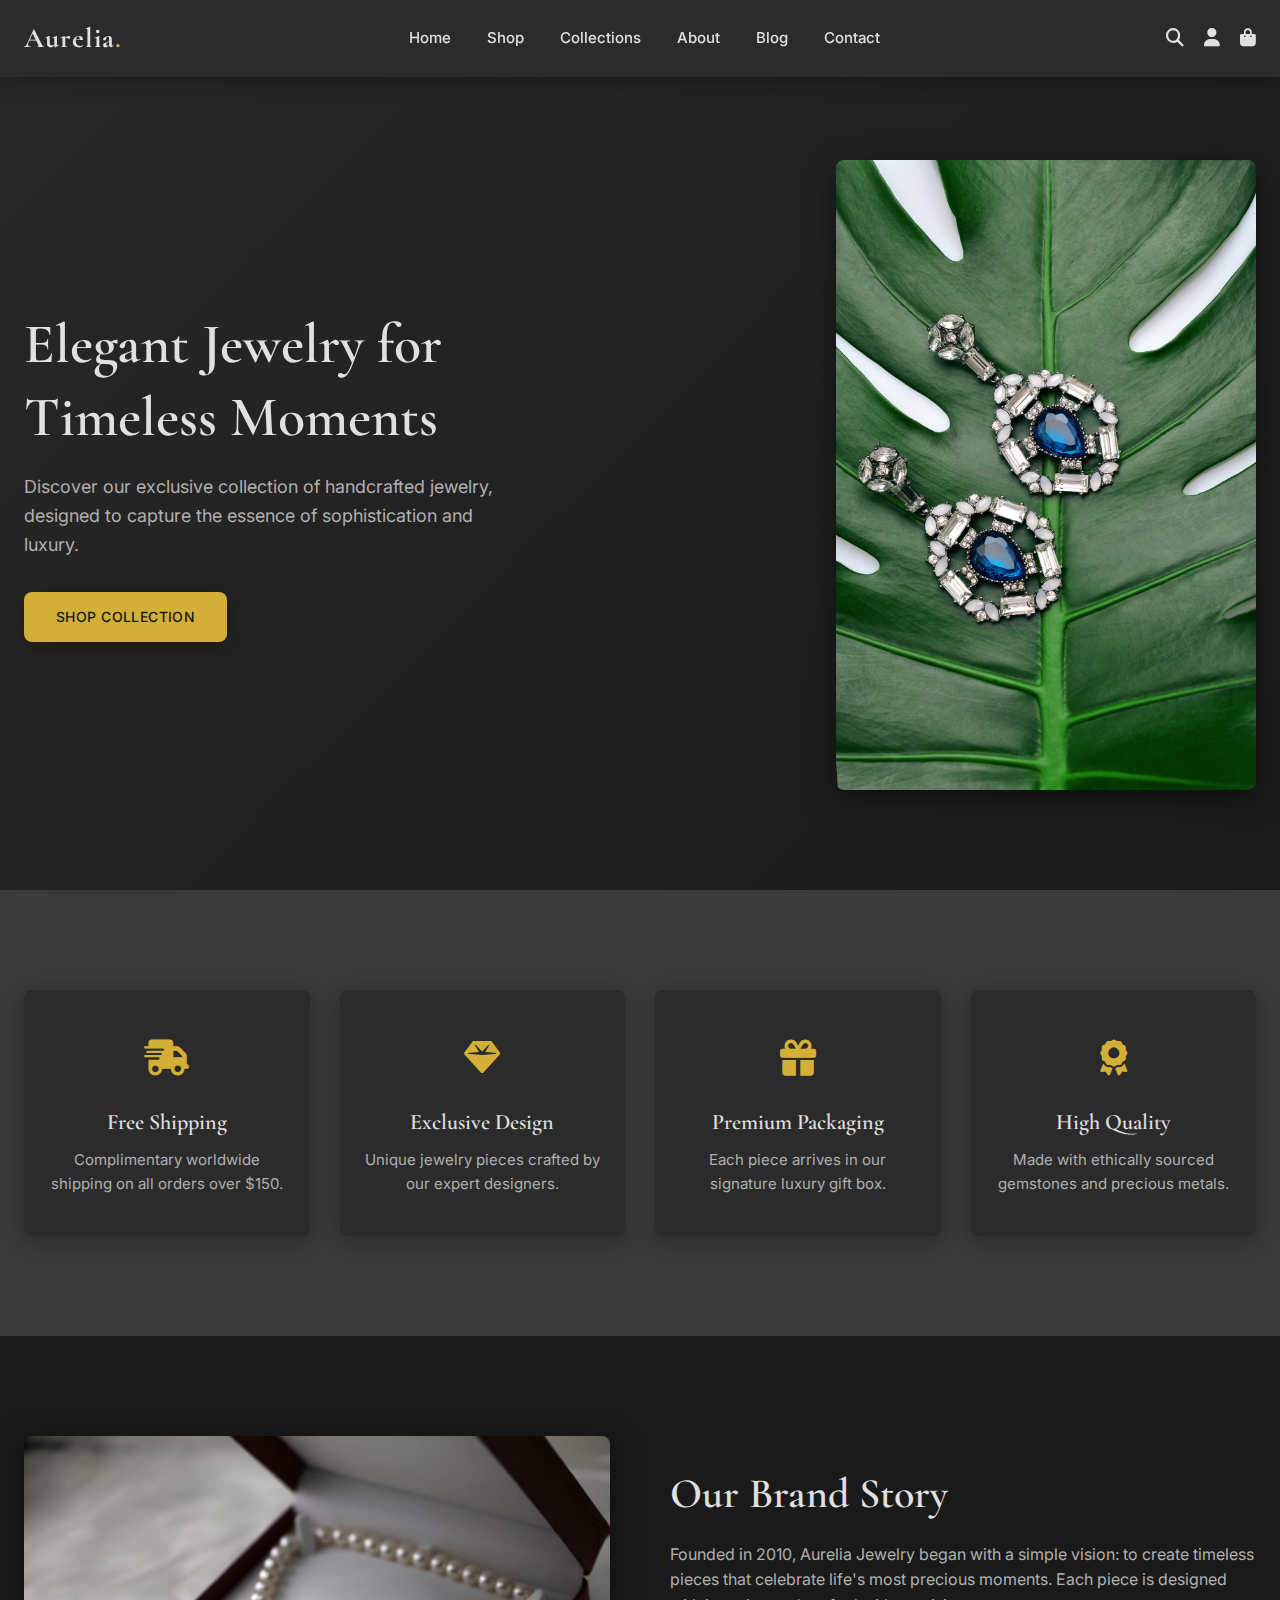
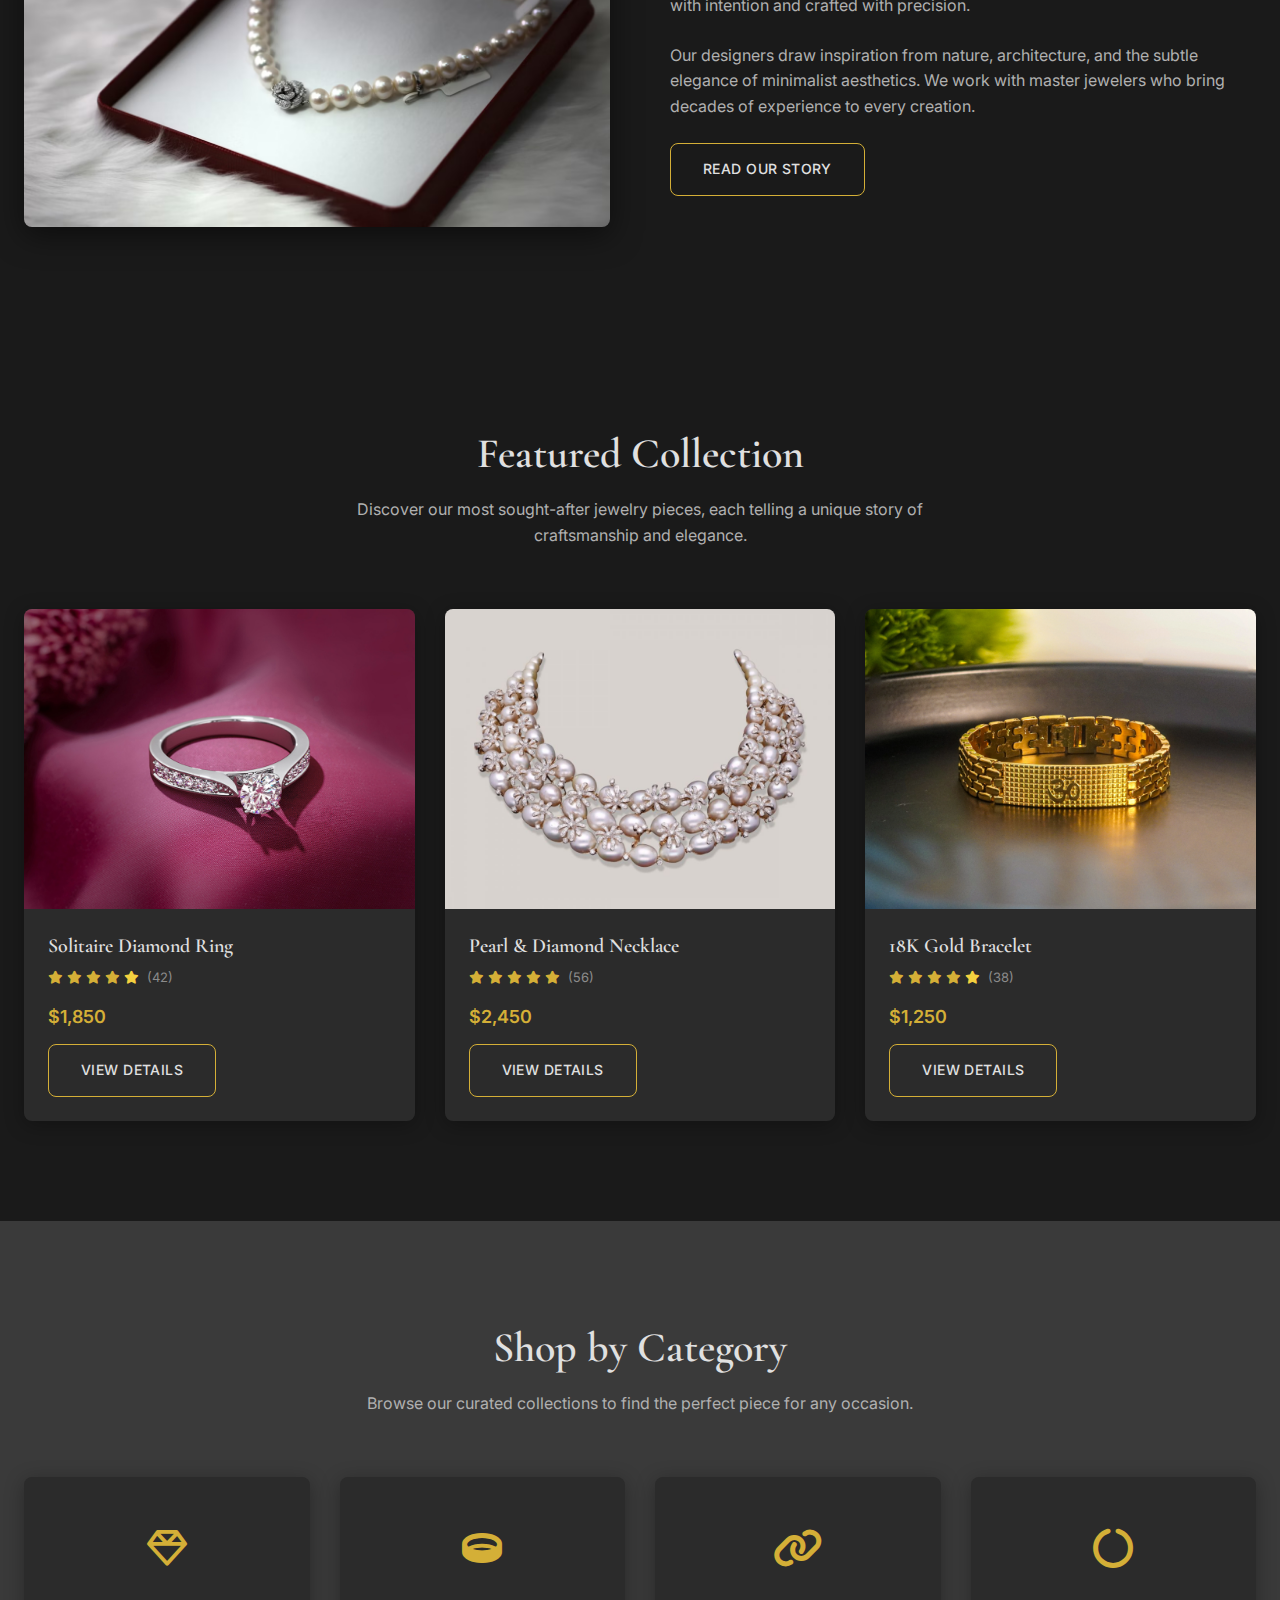
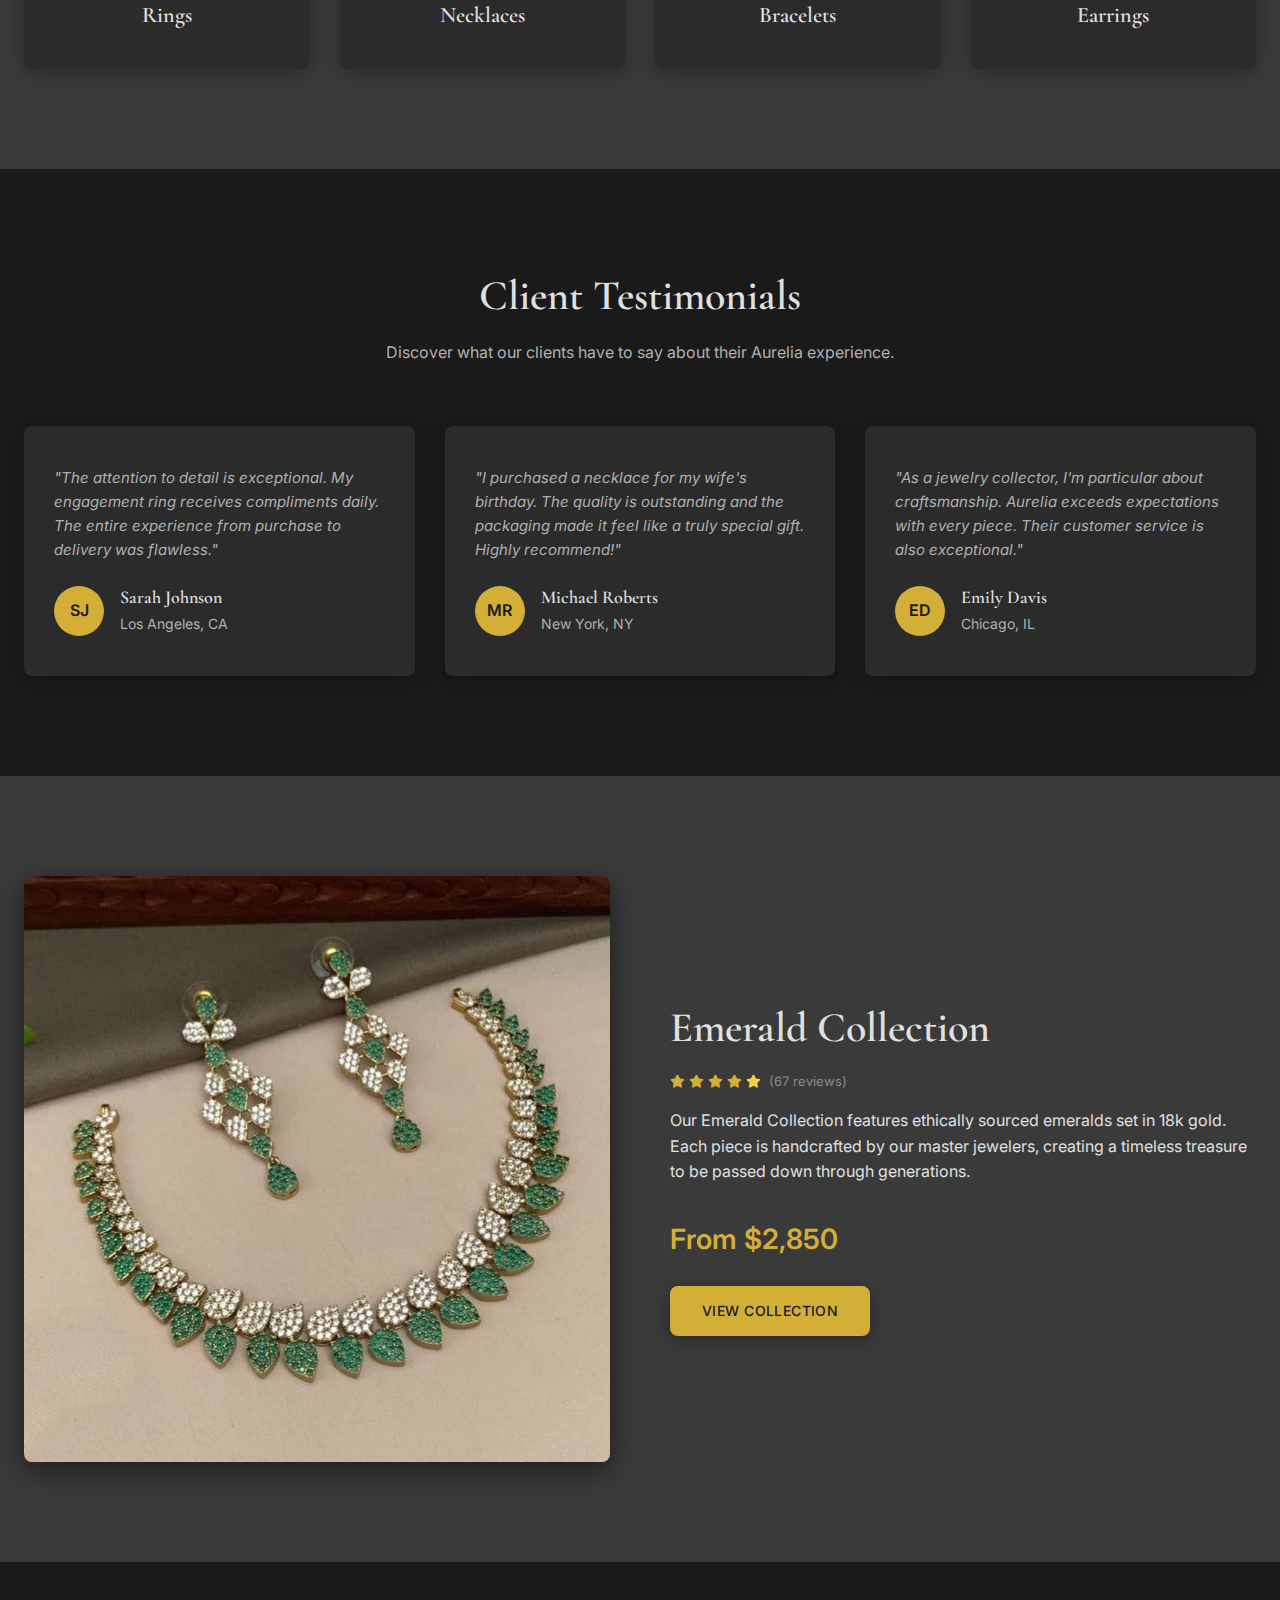
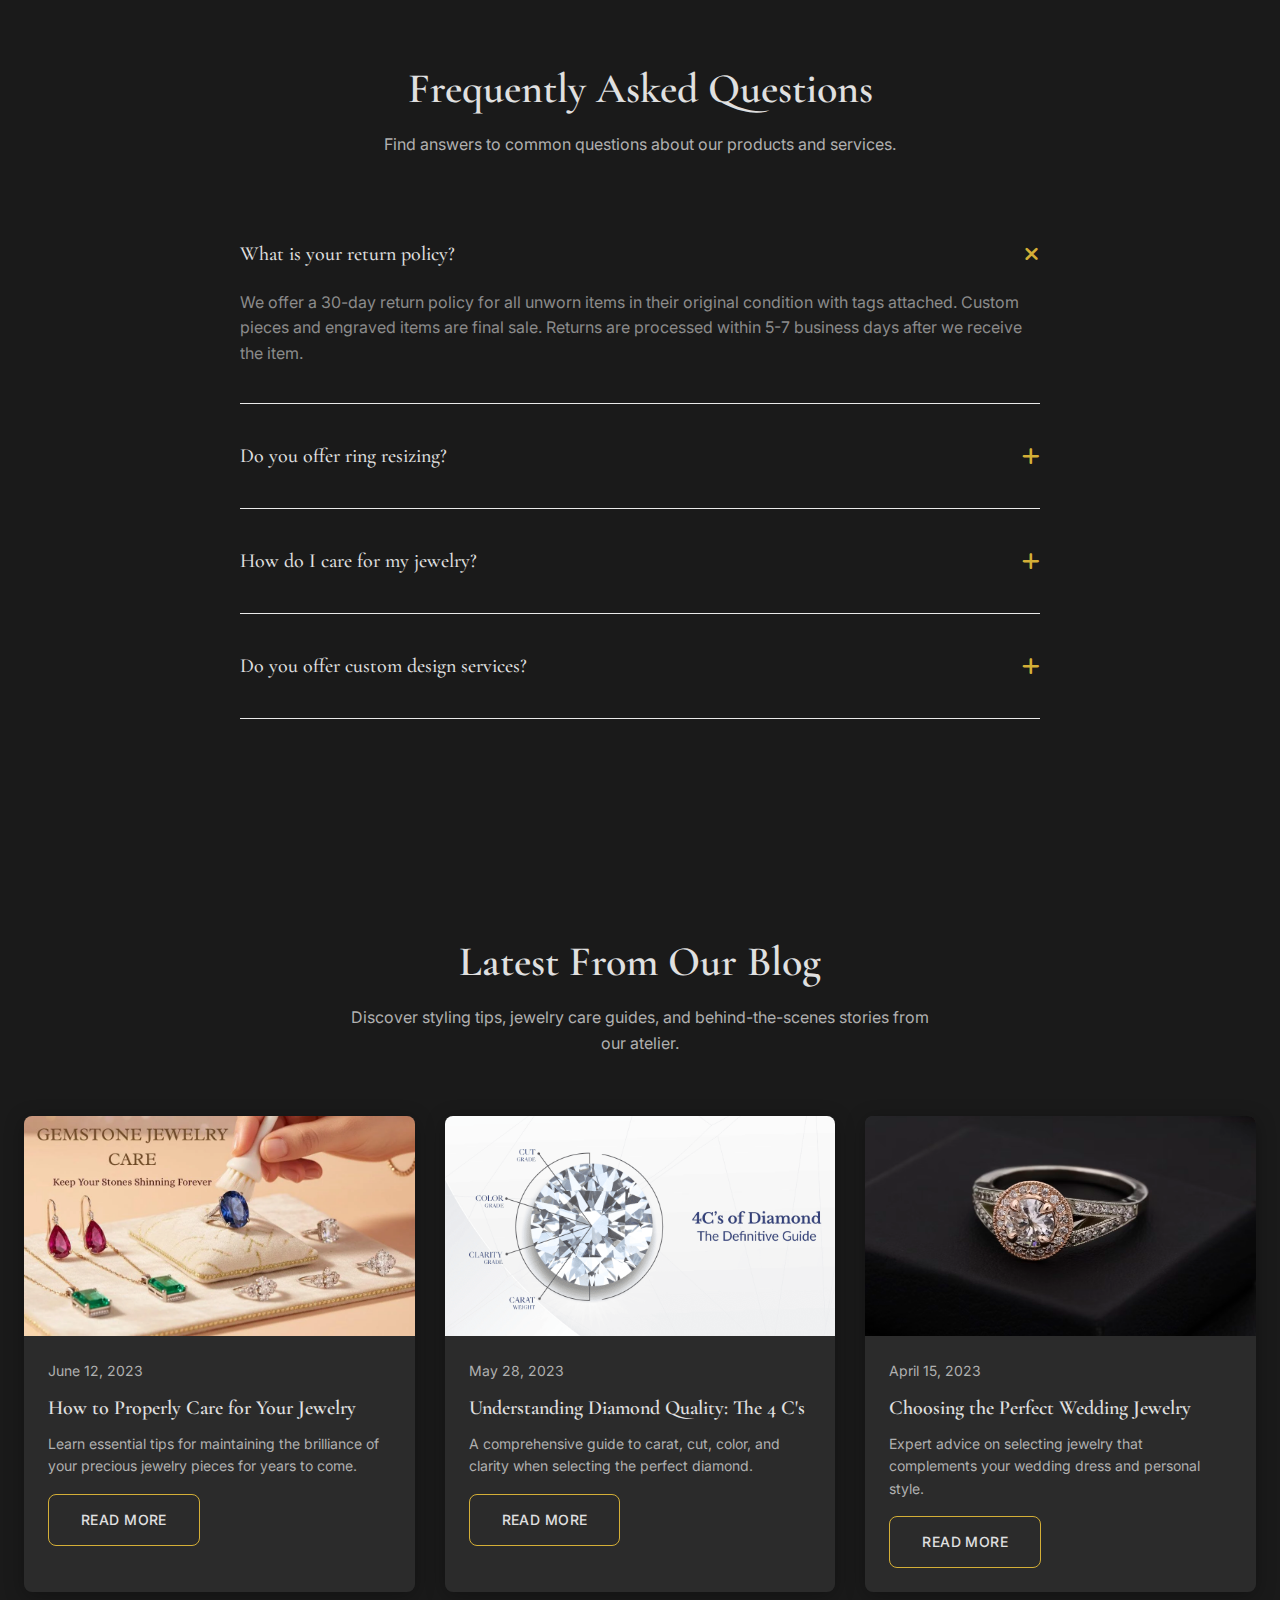
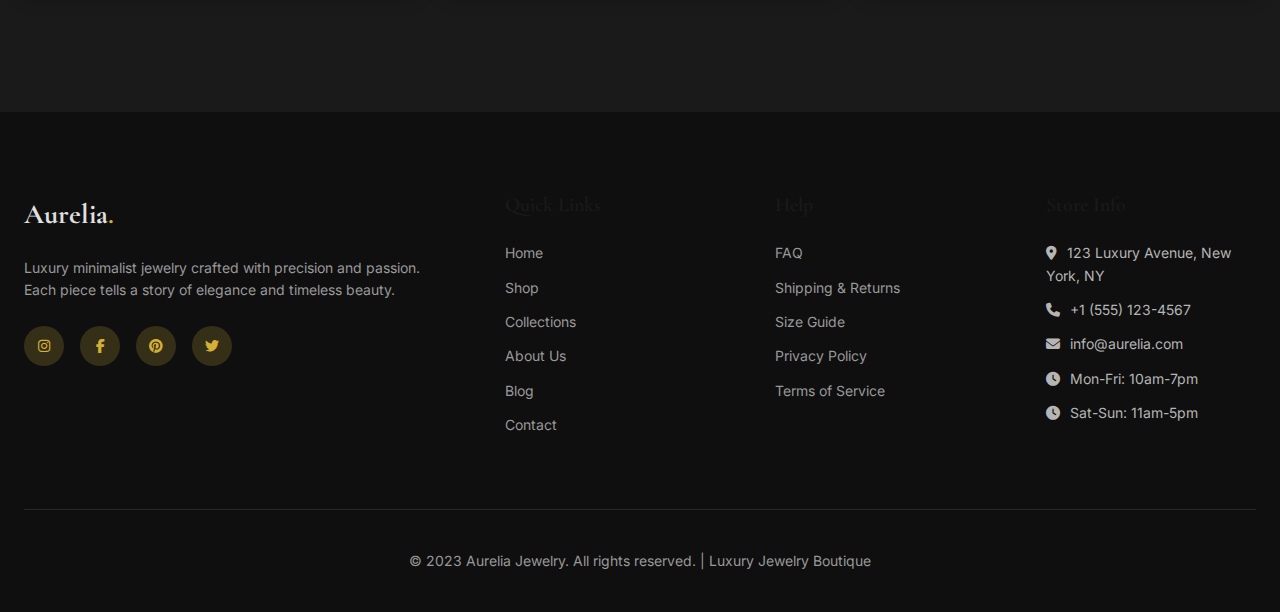
<file: Index.html>
<!DOCTYPE html>
<html lang="en">

<head>
    <meta charset="UTF-8">
    <meta name="viewport" content="width=device-width, initial-scale=1.0">
    <title>Aurelia Jewelry | Luxury Minimalist Jewelry</title>
    <link rel="stylesheet" href="styles.css">
    <link rel="stylesheet" href="https://cdnjs.cloudflare.com/ajax/libs/font-awesome/6.4.0/css/all.min.css">
    <link
        href="https://fonts.googleapis.com/css2?family=Cormorant+Garamond:wght@400;500;600;700&family=Inter:wght@300;400;500&display=swap"
        rel="stylesheet">
    <style>
        :root {
            --color-primary: #d4af37;
            --color-primary-light: #f4d03f;
            --color-secondary: #8b8b8b;
            --color-dark: #2b2b2b;
            --color-light: #3a3a3a;
            --color-white: #1a1a1a;
            --font-heading: 'Cormorant Garamond', serif;
            --font-body: 'Inter', sans-serif;
            --shadow-light: 0 4px 20px rgba(0, 0, 0, 0.3);
            --shadow-medium: 0 8px 30px rgba(0, 0, 0, 0.5);
            --border-radius: 8px;
            --transition: all 0.3s ease;
        }

        * {
            margin: 0;
            padding: 0;
            box-sizing: border-box;
        }

        html {
            scroll-behavior: smooth;
        }

        body {
            font-family: var(--font-body);
            color: #e0e0e0;
            background-color: var(--color-white);
            line-height: 1.6;
            overflow-x: hidden;
        }

        h1,
        h2,
        h3,
        h4,
        h5,
        h6 {
            font-family: var(--font-heading);
            font-weight: 600;
            line-height: 1.3;
        }

        .container {
            width: 100%;
            max-width: 1280px;
            margin: 0 auto;
            padding: 0 24px;
        }

        /* Header Styles */
        header {
            position: fixed;
            top: 0;
            left: 0;
            width: 100%;
            background-color: #2b2b2b;
            box-shadow: var(--shadow-light);
            z-index: 1000;
            padding: 16px 0;
        }

        .header-container {
            display: flex;
            justify-content: space-between;
            align-items: center;
        }

        .logo {
            font-family: var(--font-heading);
            font-size: 28px;
            font-weight: 700;
            color: #e0e0e0;
            text-decoration: none;
        }

        .logo span {
            color: var(--color-primary);
        }

        .nav-menu {
            display: flex;
            gap: 36px;
        }

        .nav-link {
            text-decoration: none;
            color: #e0e0e0;
            font-weight: 500;
            transition: var(--transition);
            position: relative;
        }

        .nav-link:hover {
            color: var(--color-primary);
        }

        .nav-link::after {
            content: '';
            position: absolute;
            bottom: -5px;
            left: 0;
            width: 0;
            height: 1px;
            background-color: var(--color-primary);
            transition: var(--transition);
        }

        .nav-link:hover::after {
            width: 100%;
        }

        .nav-icons {
            display: flex;
            gap: 20px;
        }

        .nav-icon {
            color: #e0e0e0;
            font-size: 18px;
            transition: var(--transition);
        }

        .nav-icon:hover {
            color: var(--color-primary);
        }

        .hamburger {
            display: none;
            cursor: pointer;
            font-size: 24px;
        }

        /* Hero Section */
        .hero {
            padding: 160px 0 100px;
            background: linear-gradient(135deg, rgba(42, 42, 42, 0.9) 0%, rgba(26, 26, 26, 0.95) 100%);
            position: relative;
            overflow: hidden;
        }

        .hero-container {
            display: grid;
            grid-template-columns: 1fr 1fr;
            gap: 60px;
            align-items: center;
        }

        .hero-content h1 {
            font-size: 56px;
            margin-bottom: 20px;
            color: #e0e0e0;
        }

        .hero-content p {
            font-size: 18px;
            color: #b0b0b0;
            margin-bottom: 32px;
            max-width: 500px;
        }

        .hero-image {
            border-radius: var(--border-radius);
            overflow: hidden;
            box-shadow: var(--shadow-medium);
            position: relative;
        }

        .hero-image img {
            width: 100%;
            height: auto;
            display: block;
            transition: var(--transition);
        }

        .hero-image:hover img {
            transform: scale(1.02);
        }

        /* Button Styles */
        .btn {
            display: inline-block;
            padding: 14px 32px;
            border-radius: var(--border-radius);
            font-weight: 500;
            text-decoration: none;
            transition: var(--transition);
            border: none;
            cursor: pointer;
            font-family: var(--font-body);
        }

        .btn-primary {
            background-color: var(--color-primary);
            color: #1a1a1a;
        }

        .btn-primary:hover {
            background-color: #c19b2c;
            transform: translateY(-2px);
            box-shadow: var(--shadow-medium);
        }

        .btn-outline {
            background-color: transparent;
            color: #e0e0e0;
            border: 1px solid var(--color-primary);
        }

        .btn-outline:hover {
            background-color: var(--color-primary);
            color: #1a1a1a;
            transform: translateY(-2px);
            box-shadow: var(--shadow-medium);
        }

        /* Section Styles */
        .section {
            padding: 100px 0;
        }

        .section-header {
            text-align: center;
            margin-bottom: 60px;
        }

        .section-header h2 {
            font-size: 42px;
            margin-bottom: 16px;
            color: #e0e0e0;
        }

        .section-header p {
            color: #b0b0b0;
            max-width: 600px;
            margin: 0 auto;
        }

        /* Features */
        .features {
            background-color: var(--color-light);
        }

        .features-grid {
            display: grid;
            grid-template-columns: repeat(4, 1fr);
            gap: 30px;
        }

        .feature-card {
            text-align: center;
            padding: 40px 24px;
            background-color: #2b2b2b;
            border-radius: var(--border-radius);
            box-shadow: var(--shadow-light);
            transition: var(--transition);
        }

        .feature-card:hover {
            transform: translateY(-10px);
            box-shadow: var(--shadow-medium);
        }

        .feature-icon {
            font-size: 36px;
            color: var(--color-primary);
            margin-bottom: 20px;
        }

        .feature-card h3 {
            font-size: 22px;
            margin-bottom: 12px;
        }

        .feature-card p {
            color: #b0b0b0;
            font-size: 15px;
        }

        /* About Section */
        .about {
            padding: 100px 0;
        }

        .about-container {
            display: grid;
            grid-template-columns: 1fr 1fr;
            gap: 60px;
            align-items: center;
        }

        .about-image {
            border-radius: var(--border-radius);
            overflow: hidden;
            box-shadow: var(--shadow-medium);
        }

        .about-image img {
            width: 100%;
            height: auto;
            display: block;
        }

        .about-content h2 {
            font-size: 42px;
            margin-bottom: 20px;
        }

        .about-content p {
            color: #b0b0b0;
            margin-bottom: 24px;
        }

        /* Product Grid */
        .product-grid {
            display: grid;
            grid-template-columns: repeat(3, 1fr);
            gap: 40px 30px;
        }

        .product-card {
            background-color: #2b2b2b;
            border-radius: var(--border-radius);
            overflow: hidden;
            box-shadow: var(--shadow-light);
            transition: var(--transition);
        }

        .product-card:hover {
            transform: translateY(-10px);
            box-shadow: var(--shadow-medium);
        }

        .product-image {
            height: 300px;
            overflow: hidden;
        }

        .product-image img {
            width: 100%;
            height: 100%;
            object-fit: cover;
            transition: var(--transition);
        }

        .product-card:hover .product-image img {
            transform: scale(1.05);
        }

        .product-info {
            padding: 24px;
        }

        .product-title {
            font-size: 20px;
            margin-bottom: 8px;
        }

        .product-price {
            font-size: 18px;
            color: var(--color-primary);
            font-weight: 600;
            margin-bottom: 12px;
        }

        /* Rating Stars */
        .rating {
            display: flex;
            align-items: center;
            gap: 4px;
            margin-bottom: 16px;
        }

        .star {
            color: var(--color-primary-light);
        }

        .star.filled {
            color: var(--color-primary);
        }

        /* Categories */
        .categories {
            background-color: var(--color-light);
        }

        .categories-grid {
            display: grid;
            grid-template-columns: repeat(4, 1fr);
            gap: 30px;
        }

        .category-card {
            text-align: center;
            padding: 40px 20px;
            background-color: #2b2b2b;
            border-radius: var(--border-radius);
            box-shadow: var(--shadow-light);
            transition: var(--transition);
            text-decoration: none;
            color: #e0e0e0;
        }

        .category-card:hover {
            transform: translateY(-10px);
            box-shadow: var(--shadow-medium);
        }

        .category-icon {
            font-size: 40px;
            color: var(--color-primary);
            margin-bottom: 20px;
        }

        .category-card h3 {
            font-size: 22px;
        }

        /* Testimonials */
        .testimonials-grid {
            display: grid;
            grid-template-columns: repeat(3, 1fr);
            gap: 30px;
        }

        .testimonial-card {
            padding: 40px 30px;
            background-color: #2b2b2b;
            border-radius: var(--border-radius);
            box-shadow: var(--shadow-light);
            transition: var(--transition);
        }

        .testimonial-card:hover {
            transform: translateY(-5px);
            box-shadow: var(--shadow-medium);
        }

        .testimonial-text {
            font-style: italic;
            margin-bottom: 24px;
            color: #b0b0b0;
        }

        .testimonial-author {
            display: flex;
            align-items: center;
            gap: 16px;
        }

        .author-avatar {
            width: 50px;
            height: 50px;
            border-radius: 50%;
            background-color: var(--color-primary);
            display: flex;
            align-items: center;
            justify-content: center;
            font-weight: 600;
            color: #1a1a1a;
        }

        .author-info h4 {
            font-size: 18px;
            margin-bottom: 4px;
        }

        .author-info p {
            color: #b0b0b0;
            font-size: 14px;
        }

        /* Featured Product */
        .featured-product {
            background-color: var(--color-light);
        }

        .featured-container {
            display: grid;
            grid-template-columns: 1fr 1fr;
            gap: 60px;
            align-items: center;
        }

        .featured-image {
            border-radius: var(--border-radius);
            overflow: hidden;
            box-shadow: var(--shadow-medium);
        }

        .featured-image img {
            width: 100%;
            height: auto;
            display: block;
        }

        .featured-content h2 {
            font-size: 42px;
            margin-bottom: 16px;
        }

        .featured-price {
            font-size: 28px;
            color: var(--color-primary);
            font-weight: 600;
            margin-bottom: 24px;
        }

        /* FAQ Accordion */
        .faq-container {
            max-width: 800px;
            margin: 0 auto;
        }

        .faq-item {
            border-bottom: 1px solid #eaeaea;
            margin-bottom: 16px;
            padding-bottom: 16px;
        }

        .faq-question {
            display: flex;
            justify-content: space-between;
            align-items: center;
            padding: 20px 0;
            cursor: pointer;
        }

        .faq-question h3 {
            font-size: 20px;
            font-weight: 500;
        }

        .faq-toggle {
            font-size: 20px;
            color: var(--color-primary);
            transition: var(--transition);
        }

        .faq-answer {
            max-height: 0;
            overflow: hidden;
            transition: max-height 0.3s ease;
            color: var(--color-secondary);
        }

        .faq-item.active .faq-answer {
            max-height: 200px;
            margin-bottom: 20px;
        }

        .faq-item.active .faq-toggle {
            transform: rotate(45deg);
        }

        /* Blog Cards */
        .blog-grid {
            display: grid;
            grid-template-columns: repeat(3, 1fr);
            gap: 40px 30px;
        }

        .blog-card {
            background-color: #2b2b2b;
            border-radius: var(--border-radius);
            overflow: hidden;
            box-shadow: var(--shadow-light);
            transition: var(--transition);
        }

        .blog-card:hover {
            transform: translateY(-10px);
            box-shadow: var(--shadow-medium);
        }

        .blog-image {
            height: 220px;
            overflow: hidden;
        }

        .blog-image img {
            width: 100%;
            height: 100%;
            object-fit: cover;
            transition: var(--transition);
        }

        .blog-card:hover .blog-image img {
            transform: scale(1.05);
        }

        .blog-info {
            padding: 24px;
        }

        .blog-date {
            color: #b0b0b0;
            font-size: 14px;
            margin-bottom: 12px;
        }

        .blog-title {
            font-size: 20px;
            margin-bottom: 12px;
        }

        .blog-excerpt {
            color: #b0b0b0;
            margin-bottom: 16px;
        }

        /* Footer */
        footer {
            background-color: #0f0f0f;
            color: var(--color-white);
            padding: 80px 0 40px;
        }

        .footer-container {
            display: grid;
            grid-template-columns: 2fr 1fr 1fr 1fr;
            gap: 60px;
            margin-bottom: 60px;
        }

        .footer-logo {
            font-family: var(--font-heading);
            font-size: 28px;
            font-weight: 700;
            color: #e0e0e0;
            margin-bottom: 20px;
        }

        .footer-logo span {
            color: var(--color-primary);
        }

        .footer-about p {
            color: #999;
            margin-bottom: 24px;
        }

        .social-icons {
            display: flex;
            gap: 16px;
        }

        .social-icon {
            display: inline-flex;
            align-items: center;
            justify-content: center;
            width: 40px;
            height: 40px;
            border-radius: 50%;
            background-color: rgba(212, 175, 55, 0.2);
            color: var(--color-primary);
            text-decoration: none;
            transition: var(--transition);
        }

        .social-icon:hover {
            background-color: var(--color-primary);
            color: #1a1a1a;
            transform: translateY(-3px);
        }

        .footer-heading {
            font-size: 20px;
            margin-bottom: 24px;
        }

        .footer-links {
            list-style: none;
        }

        .footer-links li {
            margin-bottom: 12px;
        }

        .footer-links a {
            color: #999;
            text-decoration: none;
            transition: var(--transition);
        }

        .footer-links a:hover {
            color: var(--color-primary);
        }

        .footer-bottom {
            text-align: center;
            padding-top: 40px;
            border-top: 1px solid rgba(255, 255, 255, 0.1);
            color: #999;
            font-size: 14px;
        }

        /* Responsive Styles */
        @media (max-width: 1024px) {

            .features-grid,
            .categories-grid,
            .testimonials-grid,
            .blog-grid {
                grid-template-columns: repeat(2, 1fr);
            }

            .product-grid {
                grid-template-columns: repeat(2, 1fr);
            }

            .footer-container {
                grid-template-columns: 1fr 1fr;
            }
        }

        @media (max-width: 768px) {
            .hamburger {
                display: block;
            }

            .nav-menu {
                position: fixed;
                top: 80px;
                left: -100%;
                width: 100%;
                height: calc(100vh - 80px);
                background-color: #2b2b2b;
                flex-direction: column;
                align-items: center;
                justify-content: flex-start;
                padding-top: 40px;
                gap: 30px;
                transition: var(--transition);
            }

            .nav-menu.active {
                left: 0;
            }

            .hero-container,
            .about-container,
            .featured-container {
                grid-template-columns: 1fr;
                gap: 40px;
            }

            .hero {
                padding: 140px 0 80px;
            }

            .hero-content h1 {
                font-size: 42px;
            }

            .section-header h2 {
                font-size: 36px;
            }
        }

        @media (max-width: 640px) {

            .features-grid,
            .categories-grid,
            .testimonials-grid,
            .blog-grid,
            .product-grid {
                grid-template-columns: 1fr;
            }

            .footer-container {
                grid-template-columns: 1fr;
                gap: 40px;
            }

            .section {
                padding: 80px 0;
            }

            .hero-content h1 {
                font-size: 36px;
            }
        }

        /* Utility Classes */
        .text-center {
            text-align: center;
        }

        .mb-4 {
            margin-bottom: 16px;
        }

        .mb-8 {
            margin-bottom: 32px;
        }

        .mt-8 {
            margin-top: 32px;
        }

        .hidden {
            display: none;
        }
    </style>
</head>

<body>
    <!-- Header -->
    <header>
        <div class="container header-container">
            <a href="index.html" class="logo">Aurelia<span>.</span></a>

            <div class="hamburger">
                <i class="fas fa-bars"></i>
            </div>

            <nav class="nav-menu">
                <a href="index.html" class="nav-link">Home</a>
                <a href="shop.html" class="nav-link">Shop</a>
                <a href="collections.html" class="nav-link">Collections</a>
                <a href="about.html" class="nav-link">About</a>
                <a href="blog.html" class="nav-link">Blog</a>
                <a href="contact.html" class="nav-link">Contact</a>
            </nav>

            <div class="nav-icons">
                <a href="#" class="nav-icon"><i class="fas fa-search"></i></a>
                <a href="#" class="nav-icon"><i class="fas fa-user"></i></a>
                <a href="#" class="nav-icon"><i class="fas fa-shopping-bag"></i></a>
            </div>
        </div>
    </header>

    <!-- Hero Section -->
    <section class="hero" id="home">
        <div class="container hero-container">
            <div class="hero-content">
                <h1>Elegant Jewelry for Timeless Moments</h1>
                <p>Discover our exclusive collection of handcrafted jewelry, designed to capture the essence of
                    sophistication and luxury.</p>
                <a href="shop.html" class="btn btn-primary">Shop Collection</a>
            </div>
            <div class="hero-image">
                <img src="images/hero-aurelia.jpg" alt="Luxury Jewelry">
            </div>
        </div>
    </section>

    <!-- Features Section -->
    <section class="section features">
        <div class="container">
            <div class="features-grid">
                <div class="feature-card">
                    <div class="feature-icon">
                        <i class="fas fa-shipping-fast"></i>
                    </div>
                    <h3>Free Shipping</h3>
                    <p>Complimentary worldwide shipping on all orders over $150.</p>
                </div>
                <div class="feature-card">
                    <div class="feature-icon">
                        <i class="fas fa-gem"></i>
                    </div>
                    <h3>Exclusive Design</h3>
                    <p>Unique jewelry pieces crafted by our expert designers.</p>
                </div>
                <div class="feature-card">
                    <div class="feature-icon">
                        <i class="fas fa-gift"></i>
                    </div>
                    <h3>Premium Packaging</h3>
                    <p>Each piece arrives in our signature luxury gift box.</p>
                </div>
                <div class="feature-card">
                    <div class="feature-icon">
                        <i class="fas fa-award"></i>
                    </div>
                    <h3>High Quality</h3>
                    <p>Made with ethically sourced gemstones and precious metals.</p>
                </div>
            </div>
        </div>
    </section>

    <!-- About Section -->
    <section class="section about" id="about">
        <div class="container about-container">
            <div class="about-image">
                <img src="images/about-crafting.jpg" alt="Jewelry Crafting">
            </div>
            <div class="about-content">
                <h2>Our Brand Story</h2>
                <p>Founded in 2010, Aurelia Jewelry began with a simple vision: to create timeless pieces that celebrate
                    life's most precious moments. Each piece is designed with intention and crafted with precision.</p>
                <p>Our designers draw inspiration from nature, architecture, and the subtle elegance of minimalist
                    aesthetics. We work with master jewelers who bring decades of experience to every creation.</p>
                <a href="about.html" class="btn btn-outline">Read Our Story</a>
            </div>
        </div>
    </section>

    <!-- Product Grid -->
    <section class="section" id="shop">
        <div class="container">
            <div class="section-header">
                <h2>Featured Collection</h2>
                <p>Discover our most sought-after jewelry pieces, each telling a unique story of craftsmanship and
                    elegance.</p>
            </div>
            <div class="product-grid">
                <div class="product-card">
                    <div class="product-image">
                        <img src="images/product-solitaire-ring.jpg" alt="Diamond Ring">
                    </div>
                    <div class="product-info">
                        <h3 class="product-title">Solitaire Diamond Ring</h3>
                        <div class="rating">
                            <span class="star filled"><i class="fas fa-star"></i></span>
                            <span class="star filled"><i class="fas fa-star"></i></span>
                            <span class="star filled"><i class="fas fa-star"></i></span>
                            <span class="star filled"><i class="fas fa-star"></i></span>
                            <span class="star"><i class="fas fa-star"></i></span>
                            <span class="rating-count">(42)</span>
                        </div>
                        <p class="product-price">$1,850</p>
                        <a href="#" class="btn btn-outline">View Details</a>
                    </div>
                </div>
                <div class="product-card">
                    <div class="product-image">
                        <img src="images/Pearl & Diamond Necklace.jpg" alt="Pearl & Diamond Necklace" />
                    </div>
                    <div class="product-info">
                        <h3 class="product-title">Pearl & Diamond Necklace</h3>
                        <div class="rating">
                            <span class="star filled"><i class="fas fa-star"></i></span>
                            <span class="star filled"><i class="fas fa-star"></i></span>
                            <span class="star filled"><i class="fas fa-star"></i></span>
                            <span class="star filled"><i class="fas fa-star"></i></span>
                            <span class="star filled"><i class="fas fa-star"></i></span>
                            <span class="rating-count">(56)</span>
                        </div>
                        <p class="product-price">$2,450</p>
                        <a href="#" class="btn btn-outline">View Details</a>
                    </div>
                </div>
                <div class="product-card">
                    <div class="product-image">
                        <img src="images/product-gold-bracelet.jpg" alt="Gold Bracelet">
                    </div>
                    <div class="product-info">
                        <h3 class="product-title">18K Gold Bracelet</h3>
                        <div class="rating">
                            <span class="star filled"><i class="fas fa-star"></i></span>
                            <span class="star filled"><i class="fas fa-star"></i></span>
                            <span class="star filled"><i class="fas fa-star"></i></span>
                            <span class="star filled"><i class="fas fa-star"></i></span>
                            <span class="star"><i class="fas fa-star"></i></span>
                            <span class="rating-count">(38)</span>
                        </div>
                        <p class="product-price">$1,250</p>
                        <a href="#" class="btn btn-outline">View Details</a>
                    </div>
                </div>
            </div>
        </div>
    </section>

    <!-- Categories -->
    <section class="section categories">
        <div class="container">
            <div class="section-header">
                <h2>Shop by Category</h2>
                <p>Browse our curated collections to find the perfect piece for any occasion.</p>
            </div>
            <div class="categories-grid">
                <a href="#" class="category-card">
                    <div class="category-icon">
                        <i class="far fa-gem"></i>
                    </div>
                    <h3>Rings</h3>
                </a>
                <a href="#" class="category-card">
                    <div class="category-icon">
                        <i class="fas fa-ring"></i>
                    </div>
                    <h3>Necklaces</h3>
                </a>
                <a href="#" class="category-card">
                    <div class="category-icon">
                        <i class="fas fa-link"></i>
                    </div>
                    <h3>Bracelets</h3>
                </a>
                <a href="#" class="category-card">
                    <div class="category-icon">
                        <i class="fas fa-circle-notch"></i>
                    </div>
                    <h3>Earrings</h3>
                </a>
            </div>
        </div>
    </section>

    <!-- Testimonials -->
    <section class="section">
        <div class="container">
            <div class="section-header">
                <h2>Client Testimonials</h2>
                <p>Discover what our clients have to say about their Aurelia experience.</p>
            </div>
            <div class="testimonials-grid">
                <div class="testimonial-card">
                    <p class="testimonial-text">"The attention to detail is exceptional. My engagement ring receives
                        compliments daily. The entire experience from purchase to delivery was flawless."</p>
                    <div class="testimonial-author">
                        <div class="author-avatar">SJ</div>
                        <div class="author-info">
                            <h4>Sarah Johnson</h4>
                            <p>Los Angeles, CA</p>
                        </div>
                    </div>
                </div>
                <div class="testimonial-card">
                    <p class="testimonial-text">"I purchased a necklace for my wife's birthday. The quality is
                        outstanding and the packaging made it feel like a truly special gift. Highly recommend!"</p>
                    <div class="testimonial-author">
                        <div class="author-avatar">MR</div>
                        <div class="author-info">
                            <h4>Michael Roberts</h4>
                            <p>New York, NY</p>
                        </div>
                    </div>
                </div>
                <div class="testimonial-card">
                    <p class="testimonial-text">"As a jewelry collector, I'm particular about craftsmanship. Aurelia
                        exceeds expectations with every piece. Their customer service is also exceptional."</p>
                    <div class="testimonial-author">
                        <div class="author-avatar">ED</div>
                        <div class="author-info">
                            <h4>Emily Davis</h4>
                            <p>Chicago, IL</p>
                        </div>
                    </div>
                </div>
            </div>
        </div>
    </section>

    <!-- Featured Product -->
    <section class="section featured-product">
        <div class="container featured-container">
            <div class="featured-image">
                <img src="images/featured-emerald-collection.jpg" alt="Emerald Collection">
            </div>
            <div class="featured-content">
                <h2>Emerald Collection</h2>
                <div class="rating mb-4">
                    <span class="star filled"><i class="fas fa-star"></i></span>
                    <span class="star filled"><i class="fas fa-star"></i></span>
                    <span class="star filled"><i class="fas fa-star"></i></span>
                    <span class="star filled"><i class="fas fa-star"></i></span>
                    <span class="star"><i class="fas fa-star"></i></span>
                    <span class="rating-count">(67 reviews)</span>
                </div>
                <p class="mb-8">Our Emerald Collection features ethically sourced emeralds set in 18k gold. Each piece
                    is handcrafted by our master jewelers, creating a timeless treasure to be passed down through
                    generations.</p>
                <p class="featured-price">From $2,850</p>
                <a href="#" class="btn btn-primary">View Collection</a>
            </div>
        </div>
    </section>

    <!-- FAQ Accordion -->
    <section class="section">
        <div class="container">
            <div class="section-header">
                <h2>Frequently Asked Questions</h2>
                <p>Find answers to common questions about our products and services.</p>
            </div>
            <div class="faq-container">
                <div class="faq-item active">
                    <div class="faq-question">
                        <h3>What is your return policy?</h3>
                        <span class="faq-toggle"><i class="fas fa-plus"></i></span>
                    </div>
                    <div class="faq-answer">
                        <p>We offer a 30-day return policy for all unworn items in their original condition with tags
                            attached. Custom pieces and engraved items are final sale. Returns are processed within 5-7
                            business days after we receive the item.</p>
                    </div>
                </div>
                <div class="faq-item">
                    <div class="faq-question">
                        <h3>Do you offer ring resizing?</h3>
                        <span class="faq-toggle"><i class="fas fa-plus"></i></span>
                    </div>
                    <div class="faq-answer">
                        <p>Yes, we offer complimentary ring resizing within the first 60 days of purchase. After that
                            period, resizing services are available for a small fee. Please contact our customer service
                            team to arrange resizing for your ring.</p>
                    </div>
                </div>
                <div class="faq-item">
                    <div class="faq-question">
                        <h3>How do I care for my jewelry?</h3>
                        <span class="faq-toggle"><i class="fas fa-plus"></i></span>
                    </div>
                    <div class="faq-answer">
                        <p>We recommend storing each piece separately in a soft pouch or jewelry box to prevent
                            scratches. Clean with a soft, lint-free cloth. Avoid exposure to harsh chemicals, perfumes,
                            and lotions. For deep cleaning, we offer professional cleaning services.</p>
                    </div>
                </div>
                <div class="faq-item">
                    <div class="faq-question">
                        <h3>Do you offer custom design services?</h3>
                        <span class="faq-toggle"><i class="fas fa-plus"></i></span>
                    </div>
                    <div class="faq-answer">
                        <p>Yes, we work with clients to create custom jewelry pieces. Our design process begins with a
                            consultation to understand your vision, followed by sketches and 3D renderings before
                            crafting begins. Custom projects typically take 4-8 weeks.</p>
                    </div>
                </div>
            </div>
        </div>
    </section>

    <!-- Latest Blog -->
    <section class="section">
        <div class="container">
            <div class="section-header">
                <h2>Latest From Our Blog</h2>
                <p>Discover styling tips, jewelry care guides, and behind-the-scenes stories from our atelier.</p>
            </div>
            <div class="blog-grid">
                <div class="blog-card">
                    <div class="blog-image">
                        <img src="images/blog-jewelry-care.jpg" alt="Jewelry Care">
                    </div>
                    <div class="blog-info">
                        <p class="blog-date">June 12, 2023</p>
                        <h3 class="blog-title">How to Properly Care for Your Jewelry</h3>
                        <p class="blog-excerpt">Learn essential tips for maintaining the brilliance of your precious
                            jewelry pieces for years to come.</p>
                        <a href="#" class="btn btn-outline">Read More</a>
                    </div>
                </div>
                <div class="blog-card">
                    <div class="blog-image">
                        <img src="images/blog-diamond-guide.jpg" alt="Diamond Guide">
                    </div>
                    <div class="blog-info">
                        <p class="blog-date">May 28, 2023</p>
                        <h3 class="blog-title">Understanding Diamond Quality: The 4 C's</h3>
                        <p class="blog-excerpt">A comprehensive guide to carat, cut, color, and clarity when selecting
                            the perfect diamond.</p>
                        <a href="#" class="btn btn-outline">Read More</a>
                    </div>
                </div>
                <div class="blog-card">
                    <div class="blog-image">
                        <img src="images/blog-wedding-jewelry.jpg" alt="Wedding Jewelry">
                    </div>
                    <div class="blog-info">
                        <p class="blog-date">April 15, 2023</p>
                        <h3 class="blog-title">Choosing the Perfect Wedding Jewelry</h3>
                        <p class="blog-excerpt">Expert advice on selecting jewelry that complements your wedding dress
                            and personal style.</p>
                        <a href="#" class="btn btn-outline">Read More</a>
                    </div>
                </div>
            </div>
        </div>
    </section>

    <!-- Footer -->
    <footer>
        <div class="container">
            <div class="footer-container">
                <div class="footer-about">
                    <div class="footer-logo">Aurelia<span>.</span></div>
                    <p>Luxury minimalist jewelry crafted with precision and passion. Each piece tells a story of
                        elegance and timeless beauty.</p>
                    <div class="social-icons">
                        <a href="#" class="social-icon"><i class="fab fa-instagram"></i></a>
                        <a href="#" class="social-icon"><i class="fab fa-facebook-f"></i></a>
                        <a href="#" class="social-icon"><i class="fab fa-pinterest"></i></a>
                        <a href="#" class="social-icon"><i class="fab fa-twitter"></i></a>
                    </div>
                </div>
                <div>
                    <h3 class="footer-heading">Quick Links</h3>
                    <ul class="footer-links">
                        <li><a href="index.html">Home</a></li>
                        <li><a href="shop.html">Shop</a></li>
                        <li><a href="collections.html">Collections</a></li>
                        <li><a href="about.html">About Us</a></li>
                        <li><a href="blog.html">Blog</a></li>
                        <li><a href="contact.html">Contact</a></li>
                    </ul>
                </div>
                <div>
                    <h3 class="footer-heading">Help</h3>
                    <ul class="footer-links">
                        <li><a href="faq.html">FAQ</a></li>
                        <li><a href="#">Shipping & Returns</a></li>
                        <li><a href="#">Size Guide</a></li>
                        <li><a href="#">Privacy Policy</a></li>
                        <li><a href="#">Terms of Service</a></li>
                    </ul>
                </div>
                <div>
                    <h3 class="footer-heading">Store Info</h3>
                    <ul class="footer-links">
                        <li><i class="fas fa-map-marker-alt"></i> 123 Luxury Avenue, New York, NY</li>
                        <li><i class="fas fa-phone"></i> +1 (555) 123-4567</li>
                        <li><i class="fas fa-envelope"></i> info@aurelia.com</li>
                        <li><i class="fas fa-clock"></i> Mon-Fri: 10am-7pm</li>
                        <li><i class="fas fa-clock"></i> Sat-Sun: 11am-5pm</li>
                    </ul>
                </div>
            </div>
            <div class="footer-bottom">
                <p>&copy; 2023 Aurelia Jewelry. All rights reserved. | Luxury Jewelry Boutique</p>
            </div>
        </div>
    </footer>

    <script>
        // Mobile Navigation Toggle
        const hamburger = document.querySelector('.hamburger');
        const navMenu = document.querySelector('.nav-menu');

        hamburger.addEventListener('click', () => {
            navMenu.classList.toggle('active');
            hamburger.querySelector('i').classList.toggle('fa-bars');
            hamburger.querySelector('i').classList.toggle('fa-times');
        });

        // Close mobile menu when clicking on a link
        document.querySelectorAll('.nav-link').forEach(link => {
            link.addEventListener('click', () => {
                navMenu.classList.remove('active');
                hamburger.querySelector('i').classList.add('fa-bars');
                hamburger.querySelector('i').classList.remove('fa-times');
            });
        });

        // FAQ Accordion
        document.querySelectorAll('.faq-question').forEach(question => {
            question.addEventListener('click', () => {
                const item = question.parentElement;
                item.classList.toggle('active');

                const toggle = question.querySelector('.faq-toggle');
                toggle.innerHTML = item.classList.contains('active') ? '<i class="fas fa-times"></i>' : '<i class="fas fa-plus"></i>';
            });
        });

        // Simple image lazy loading
        document.addEventListener('DOMContentLoaded', function () {
            const images = document.querySelectorAll('img');
            images.forEach(img => {
                if (img.complete) {
                    img.classList.add('loaded');
                } else {
                    img.addEventListener('load', function () {
                        this.classList.add('loaded');
                    });
                }
            });
        });
    </script>
</body>

</html>
</file>
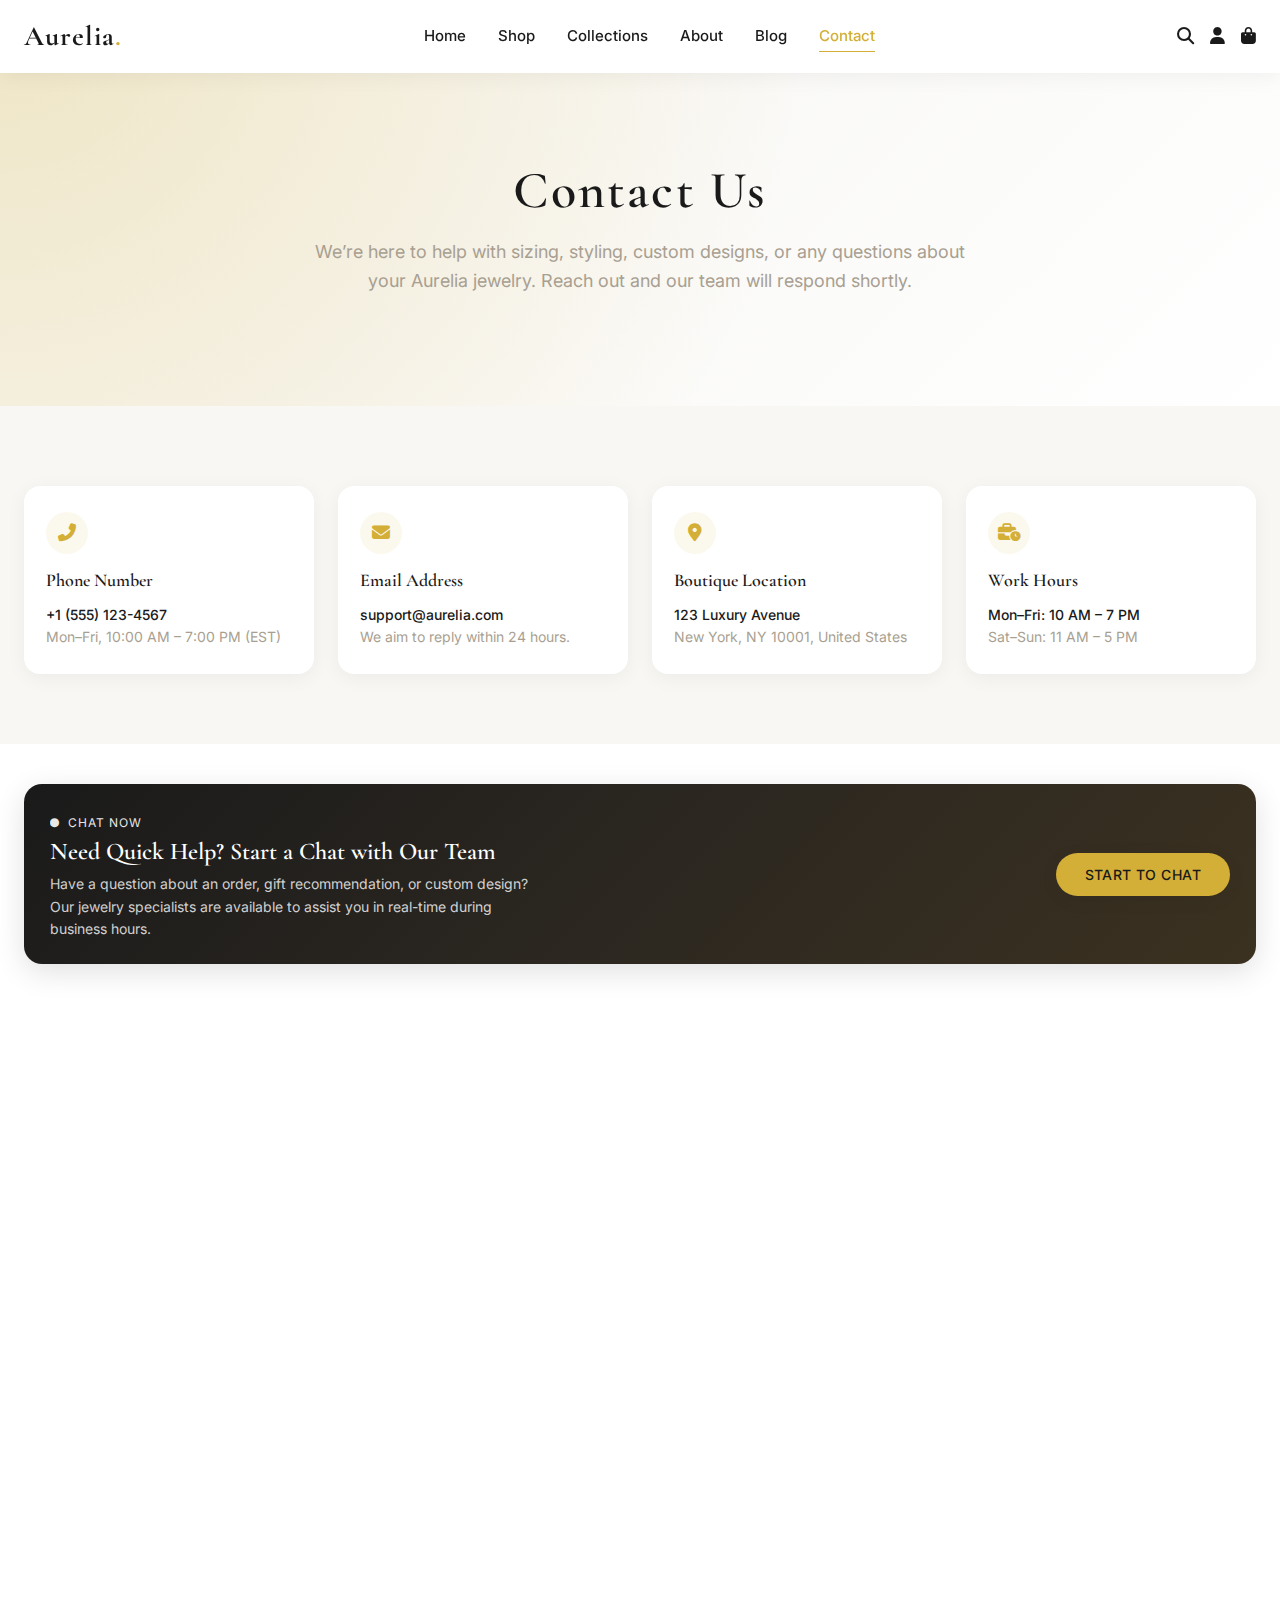
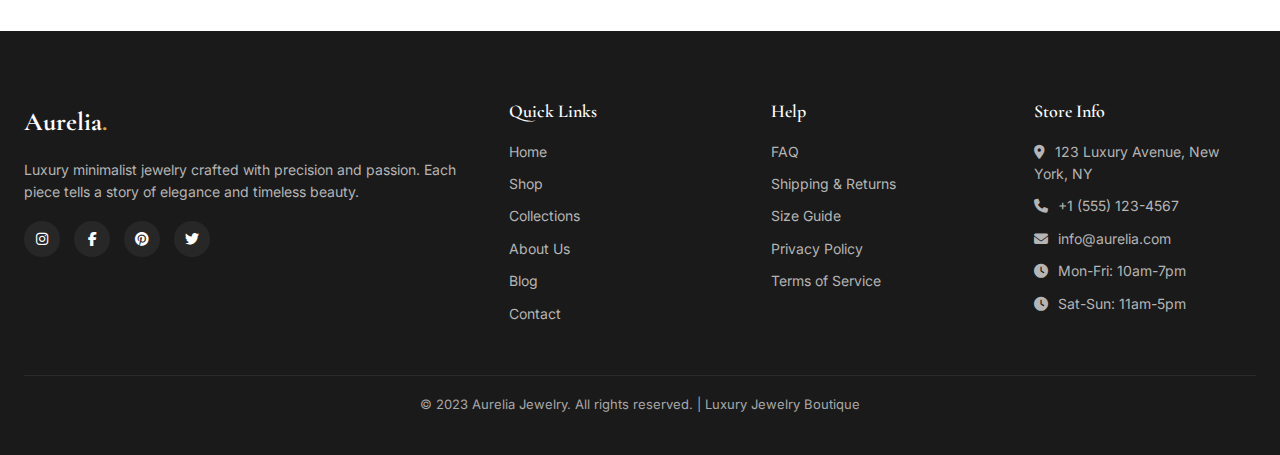
<file: contact.html>
<!DOCTYPE html>
<html lang="en">

<head>
  <meta charset="UTF-8" />
  <meta name="viewport" content="width=device-width, initial-scale=1.0" />
  <title>Contact Us | Aurelia Jewelry</title>

  <link rel="stylesheet" href="styles.css" />
  <link rel="stylesheet"
        href="https://cdnjs.cloudflare.com/ajax/libs/font-awesome/6.4.0/css/all.min.css" />
  <link
    href="https://fonts.googleapis.com/css2?family=Cormorant+Garamond:wght@400;500;600;700&family=Inter:wght@300;400;500&display=swap"
    rel="stylesheet" />

  <style>
    :root {
      --color-primary: #d4af37;
      --color-primary-light: #e8d9a7;
      --color-secondary: #a89f91;
      --color-dark: #1a1a1a;
      --color-light: #f8f7f4;
      --color-white: #ffffff;
      --font-heading: "Cormorant Garamond", serif;
      --font-body: "Inter", sans-serif;
      --shadow-light: 0 4px 20px rgba(0, 0, 0, 0.05);
      --shadow-medium: 0 8px 30px rgba(0, 0, 0, 0.12);
      --border-radius: 12px;
      --transition: all 0.3s ease;
    }

    * {
      margin: 0;
      padding: 0;
      box-sizing: border-box;
    }

    html {
      scroll-behavior: smooth;
    }

    body {
      font-family: var(--font-body);
      color: var(--color-dark);
      background-color: var(--color-white);
      line-height: 1.6;
      overflow-x: hidden;
    }

    h1,
    h2,
    h3,
    h4,
    h5,
    h6 {
      font-family: var(--font-heading);
      font-weight: 600;
      line-height: 1.2;
    }

    .container {
      width: 100%;
      max-width: 1280px;
      margin: 0 auto;
      padding: 0 24px;
    }

    .section {
      padding: 90px 0;
    }

    .section-header {
      text-align: center;
      margin-bottom: 50px;
    }

    .section-header h2 {
      font-size: 36px;
      margin-bottom: 10px;
    }

    .section-header p {
      max-width: 580px;
      margin: 0 auto;
      color: var(--color-secondary);
    }

    /* HEADER */
    header {
      position: fixed;
      top: 0;
      left: 0;
      width: 100%;
      background-color: var(--color-white);
      box-shadow: var(--shadow-light);
      z-index: 1000;
      padding: 14px 0;
    }

    .header-container {
      display: flex;
      justify-content: space-between;
      align-items: center;
    }

    .logo {
      font-family: var(--font-heading);
      font-size: 28px;
      font-weight: 700;
      color: var(--color-dark);
      text-decoration: none;
      letter-spacing: 1px;
    }

    .logo span {
      color: var(--color-primary);
    }

    .nav-menu {
      display: flex;
      gap: 32px;
      align-items: center;
    }

    .nav-link {
      position: relative;
      font-size: 15px;
      text-decoration: none;
      color: var(--color-dark);
      font-weight: 500;
      transition: var(--transition);
    }

    .nav-link::after {
      content: "";
      position: absolute;
      left: 0;
      bottom: -4px;
      width: 0;
      height: 1px;
      background-color: var(--color-primary);
      transition: var(--transition);
    }

    .nav-link:hover {
      color: var(--color-primary);
    }

    .nav-link:hover::after,
    .nav-link.active::after {
      width: 100%;
    }

    .nav-link.active {
      color: var(--color-primary);
    }

    .nav-icons {
      display: flex;
      gap: 16px;
      align-items: center;
    }

    .nav-icon {
      color: var(--color-dark);
      font-size: 17px;
      transition: var(--transition);
    }

    .nav-icon:hover {
      color: var(--color-primary);
      transform: translateY(-1px);
    }

    .hamburger {
      display: none;
      cursor: pointer;
      font-size: 22px;
    }

    /* Contact.Hero */
    .page-hero {
      padding: 160px 0 110px;
      background:
        linear-gradient(135deg,
          rgba(248, 247, 244, 0.96) 0%,
          rgba(248, 247, 244, 0.9) 40%,
          rgba(255, 255, 255, 1) 100%);
      text-align: center;
      position: relative;
      overflow: hidden;
    }

    .page-hero::before {
      content: "";
      position: absolute;
      inset: 0;
      background: radial-gradient(circle at top left,
          rgba(212, 175, 55, 0.25),
          transparent 60%);
      pointer-events: none;
    }

    .page-hero .container {
      position: relative;
      z-index: 1;
      animation: fade-down 0.8s ease-out both;
    }

    .page-hero h1 {
      font-size: 52px;
      margin-bottom: 16px;
      color: var(--color-dark);
      letter-spacing: 0.04em;
      text-transform: capitalize;
    }

    .page-hero p {
      font-size: 18px;
      color: var(--color-secondary);
      max-width: 650px;
      margin: 0 auto;
    }

    /* Buttons */
    .btn {
      display: inline-block;
      padding: 12px 28px;
      border-radius: 999px;
      border: none;
      cursor: pointer;
      font-family: var(--font-body);
      font-size: 14px;
      font-weight: 500;
      letter-spacing: 0.03em;
      text-transform: uppercase;
      text-decoration: none;
      transition: var(--transition);
    }

    .btn-outline {
      background-color: transparent;
      color: var(--color-dark);
      border: 1px solid var(--color-dark);
    }

    .btn-outline:hover {
      background-color: var(--color-dark);
      color: var(--color-white);
      transform: translateY(-2px);
      box-shadow: var(--shadow-medium);
    }

    .btn-primary {
      background-color: var(--color-primary);
      color: var(--color-white);
      box-shadow: var(--shadow-light);
    }

    .btn-primary:hover {
      background-color: #c19b2c;
      transform: translateY(-2px);
      box-shadow: var(--shadow-medium);
    }

    /* Contact.InfoGrid */
    .contact-info-section {
      background-color: var(--color-light);
      padding: 80px 0 70px;
    }

    .contact-info-grid {
      display: grid;
      grid-template-columns: repeat(4, minmax(0, 1fr));
      gap: 24px;
    }

    .contact-info-card {
      background-color: var(--color-white);
      border-radius: 16px;
      padding: 26px 22px;
      box-shadow: var(--shadow-light);
      text-align: left;
      transition: var(--transition);
      display: flex;
      flex-direction: column;
      gap: 10px;
    }

    .contact-info-card:hover {
      transform: translateY(-8px);
      box-shadow: var(--shadow-medium);
    }

    .contact-info-icon {
      width: 42px;
      height: 42px;
      border-radius: 50%;
      display: inline-flex;
      align-items: center;
      justify-content: center;
      background-color: rgba(212, 175, 55, 0.09);
      color: var(--color-primary);
      font-size: 18px;
      margin-bottom: 6px;
    }

    .contact-info-heading {
      font-size: 18px;
      margin-bottom: 2px;
    }

    .contact-info-text {
      font-size: 14px;
      color: var(--color-secondary);
    }

    .contact-info-highlight {
      font-weight: 500;
      color: var(--color-dark);
    }

    /* Contact.ChatCTA */
    .chat-cta-section {
      padding: 40px 0 0;
    }

    .chat-cta-card {
      display: flex;
      align-items: center;
      justify-content: space-between;
      gap: 24px;
      padding: 24px 26px;
      border-radius: 18px;
      background: linear-gradient(135deg,
          #1a1a1a 0%,
          #2a2620 45%,
          #3b3120 100%);
      color: #fff;
      box-shadow: var(--shadow-medium);
    }

    .chat-cta-content h3 {
      font-size: 24px;
      margin-bottom: 6px;
    }

    .chat-cta-content p {
      font-size: 14px;
      color: rgba(255, 255, 255, 0.8);
      max-width: 480px;
    }

    .chat-cta-badge {
      display: inline-flex;
      align-items: center;
      gap: 8px;
      font-size: 12px;
      text-transform: uppercase;
      letter-spacing: 0.08em;
      margin-bottom: 6px;
      opacity: 0.9;
    }

    .chat-cta-badge i {
      font-size: 9px;
    }

    .chat-cta-actions .btn-primary {
      background-color: var(--color-primary);
      color: var(--color-dark);
      border: 1px solid transparent;
    }

    .chat-cta-actions .btn-primary:hover {
      background-color: #f0d061;
      transform: translateY(-1px);
    }

    /* Contact.FormSection */
    .contact-form-section {
      padding: 90px 0;
    }

    .contact-form-wrapper {
      display: grid;
      grid-template-columns: 1.1fr 1.2fr;
      gap: 60px;
      align-items: flex-start;
    }

    .contact-form-intro h2 {
      font-size: 36px;
      margin-bottom: 12px;
    }

    .contact-form-intro p {
      color: var(--color-secondary);
      margin-bottom: 18px;
    }

    .contact-form-highlights {
      margin-top: 18px;
      display: grid;
      gap: 10px;
    }

    .contact-form-highlights-item {
      display: flex;
      gap: 10px;
      font-size: 14px;
      color: var(--color-secondary);
    }

    .contact-form-highlights-item i {
      margin-top: 3px;
      color: var(--color-primary);
    }

    .contact-form-card {
      background-color: var(--color-light);
      border-radius: 18px;
      padding: 26px 24px;
      box-shadow: var(--shadow-light);
    }

    .form-row {
      display: grid;
      grid-template-columns: repeat(2, minmax(0, 1fr));
      gap: 16px;
    }

    .form-group {
      margin-bottom: 14px;
      display: flex;
      flex-direction: column;
      gap: 6px;
    }

    .form-group label {
      font-size: 14px;
      font-weight: 500;
      color: var(--color-dark);
    }

    .form-control {
      border-radius: 999px;
      border: 1px solid #d5d0c8;
      padding: 10px 14px;
      font-family: var(--font-body);
      font-size: 14px;
      outline: none;
      background-color: var(--color-white);
      transition: var(--transition);
    }

    .form-control:focus {
      border-color: var(--color-primary);
      box-shadow: 0 0 0 2px rgba(212, 175, 55, 0.18);
    }

    textarea.form-control {
      border-radius: 16px;
      resize: vertical;
      min-height: 120px;
    }

    .form-note {
      font-size: 12px;
      color: var(--color-secondary);
      margin-top: 4px;
    }

    .form-submit-row {
      margin-top: 10px;
      display: flex;
      align-items: center;
      gap: 14px;
      flex-wrap: wrap;
    }

    .form-submit-row .btn-primary {
      padding-inline: 32px;
    }

    /* FOOTER */
    footer {
      background-color: var(--color-dark);
      color: var(--color-white);
      padding: 70px 0 40px;
      margin-top: 20px;
    }

    .footer-container {
      display: grid;
      grid-template-columns: 2fr 1fr 1fr 1fr;
      gap: 40px;
      margin-bottom: 40px;
    }

    .footer-logo {
      font-family: var(--font-heading);
      font-size: 26px;
      font-weight: 700;
      margin-bottom: 16px;
    }

    .footer-logo span {
      color: var(--color-primary);
    }

    .footer-about p {
      color: #b5b5b5;
      font-size: 14px;
      margin-bottom: 18px;
    }

    .social-icons {
      display: flex;
      gap: 14px;
    }

    .social-icon {
      width: 36px;
      height: 36px;
      border-radius: 50%;
      display: inline-flex;
      align-items: center;
      justify-content: center;
      text-decoration: none;
      color: var(--color-white);
      background-color: rgba(255, 255, 255, 0.06);
      transition: var(--transition);
      font-size: 14px;
    }

    .social-icon:hover {
      background-color: var(--color-primary);
      transform: translateY(-2px);
    }

    .footer-heading {
      font-size: 18px;
      margin-bottom: 18px;
    }

    .footer-links {
      list-style: none;
      font-size: 14px;
    }

    .footer-links li {
      margin-bottom: 10px;
      color: #b5b5b5;
    }

    .footer-links a {
      color: #b5b5b5;
      text-decoration: none;
      transition: var(--transition);
    }

    .footer-links a:hover {
      color: var(--color-primary);
    }

    .footer-links i {
      margin-right: 6px;
    }

    .footer-bottom {
      border-top: 1px solid rgba(255, 255, 255, 0.08);
      padding-top: 18px;
      text-align: center;
      font-size: 13px;
      color: #a8a8a8;
    }

    /* ANIMATIONS */
    .animate-on-scroll {
      opacity: 0;
      transform: translateY(24px);
      transition: opacity 0.6s ease, transform 0.6s ease;
    }

    .animate-on-scroll.in-view {
      opacity: 1;
      transform: translateY(0);
    }

    @keyframes fade-down {
      from {
        opacity: 0;
        transform: translateY(-18px);
      }

      to {
        opacity: 1;
        transform: translateY(0);
      }
    }

    /* RESPONSIVE */
    @media (max-width: 1024px) {
      .contact-info-grid {
        grid-template-columns: repeat(2, minmax(0, 1fr));
      }

      .contact-form-wrapper {
        grid-template-columns: 1fr;
        gap: 40px;
      }

      .footer-container {
        grid-template-columns: 1.6fr 1fr 1fr;
      }
    }

    @media (max-width: 768px) {
      .hamburger {
        display: block;
      }

      .nav-menu {
        position: fixed;
        top: 70px;
        left: -100%;
        width: 100%;
        height: calc(100vh - 70px);
        background-color: var(--color-white);
        flex-direction: column;
        justify-content: flex-start;
        align-items: center;
        padding-top: 30px;
        gap: 24px;
        transition: var(--transition);
      }

      .nav-menu.active {
        left: 0;
      }

      .page-hero {
        padding: 135px 0 80px;
      }

      .page-hero h1 {
        font-size: 40px;
      }

      .chat-cta-card {
        flex-direction: column;
        align-items: flex-start;
      }

      .footer-container {
        grid-template-columns: 1fr 1fr;
      }
    }

    @media (max-width: 640px) {
      .page-hero h1 {
        font-size: 34px;
      }

      .page-hero p {
        font-size: 16px;
      }

      .section {
        padding: 70px 0;
      }

      .contact-info-grid {
        grid-template-columns: 1fr;
      }

      .form-row {
        grid-template-columns: 1fr;
      }

      .footer-container {
        grid-template-columns: 1fr;
        gap: 28px;
      }
    }
  </style>
</head>

<body>
  <!-- Header -->
  <header>
    <div class="container header-container">
      <a href="index.html" class="logo">Aurelia<span>.</span></a>

      <div class="hamburger">
        <i class="fas fa-bars"></i>
      </div>

      <nav class="nav-menu">
        <a href="index.html" class="nav-link">Home</a>
        <a href="shop.html" class="nav-link">Shop</a>
        <a href="collections.html" class="nav-link">Collections</a>
        <a href="about.html" class="nav-link">About</a>
        <a href="blog.html" class="nav-link">Blog</a>
        <a href="contact.html" class="nav-link active">Contact</a>
      </nav>

      <div class="nav-icons">
        <a href="#" class="nav-icon"><i class="fas fa-search"></i></a>
        <a href="#" class="nav-icon"><i class="fas fa-user"></i></a>
        <a href="#" class="nav-icon"><i class="fas fa-shopping-bag"></i></a>
      </div>
    </div>
  </header>

  <!-- Contact.Hero -->
  <section class="page-hero">
    <div class="container">
      <h1>Contact Us</h1>
      <p>
        We’re here to help with sizing, styling, custom designs, or any questions
        about your Aurelia jewelry. Reach out and our team will respond shortly.
      </p>
    </div>
  </section>

  <!-- Contact.InfoGrid -->
  <section class="contact-info-section">
    <div class="container animate-on-scroll">
      <div class="contact-info-grid">
        <!-- Phone -->
        <div class="contact-info-card">
          <div class="contact-info-icon">
            <i class="fas fa-phone-alt"></i>
          </div>
          <h3 class="contact-info-heading">Phone Number</h3>
          <p class="contact-info-text">
            <span class="contact-info-highlight">+1 (555) 123-4567</span><br />
            Mon–Fri, 10:00 AM – 7:00 PM (EST)
          </p>
        </div>
        <!-- Email -->
        <div class="contact-info-card">
          <div class="contact-info-icon">
            <i class="fas fa-envelope"></i>
          </div>
          <h3 class="contact-info-heading">Email Address</h3>
          <p class="contact-info-text">
            <span class="contact-info-highlight">support@aurelia.com</span><br />
            We aim to reply within 24 hours.
          </p>
        </div>
        <!-- Location -->
        <div class="contact-info-card">
          <div class="contact-info-icon">
            <i class="fas fa-map-marker-alt"></i>
          </div>
          <h3 class="contact-info-heading">Boutique Location</h3>
          <p class="contact-info-text">
            <span class="contact-info-highlight">123 Luxury Avenue</span><br />
            New York, NY 10001, United States
          </p>
        </div>
        <!-- Work Hours -->
        <div class="contact-info-card">
          <div class="contact-info-icon">
            <i class="fas fa-business-time"></i>
          </div>
          <h3 class="contact-info-heading">Work Hours</h3>
          <p class="contact-info-text">
            <span class="contact-info-highlight">Mon–Fri: 10 AM – 7 PM</span><br />
            Sat–Sun: 11 AM – 5 PM
          </p>
        </div>
      </div>
    </div>
  </section>

  <!-- Contact.ChatCTA -->
  <section class="chat-cta-section">
    <div class="container animate-on-scroll">
      <div class="chat-cta-card">
        <div class="chat-cta-content">
          <div class="chat-cta-badge">
            <i class="fas fa-circle"></i>
            <span>Chat Now</span>
          </div>
          <h3>Need Quick Help? Start a Chat with Our Team</h3>
          <p>
            Have a question about an order, gift recommendation, or custom design? Our jewelry specialists are
            available to assist you in real-time during business hours.
          </p>
        </div>
        <div class="chat-cta-actions">
          <button class="btn btn-primary">
            Start To Chat
          </button>
        </div>
      </div>
    </div>
  </section>

  <!-- Contact.FormSection -->
  <section class="contact-form-section">
    <div class="container contact-form-wrapper animate-on-scroll">
      <!-- Left Intro -->
      <div class="contact-form-intro">
        <h2>Send Us a Message</h2>
        <p>
          Share your questions, ideas, or requests and we’ll get back to you with a
          thoughtful response. Whether it’s a custom engagement ring or help with
          a recent order, we’re here for you.
        </p>
        <div class="contact-form-highlights">
          <div class="contact-form-highlights-item">
            <i class="fas fa-check"></i>
            <span>Bespoke and custom jewelry consultation requests are welcome.</span>
          </div>
          <div class="contact-form-highlights-item">
            <i class="fas fa-check"></i>
            <span>Attach order numbers or product names in your message for faster support.</span>
          </div>
          <div class="contact-form-highlights-item">
            <i class="fas fa-check"></i>
            <span>We never share your personal information with third parties.</span>
          </div>
        </div>
      </div>

      <!-- Right Form -->
      <div class="contact-form-card">
        <!-- You can connect this form to your backend / PHP / API later -->
        <form action="#" method="post">
          <div class="form-row">
            <div class="form-group">
              <label for="name">Full Name</label>
              <input type="text" id="name" name="name" class="form-control" placeholder="Enter your full name"
                     required />
            </div>
            <div class="form-group">
              <label for="email">Email Address</label>
              <input type="email" id="email" name="email" class="form-control" placeholder="Enter your email"
                     required />
            </div>
          </div>

          <div class="form-group">
            <label for="subject">Subject</label>
            <input type="text" id="subject" name="subject" class="form-control"
                   placeholder="How can we help you?" required />
          </div>

          <div class="form-group">
            <label for="message">Message</label>
            <textarea id="message" name="message" class="form-control"
                      placeholder="Write your message here..." required></textarea>
            <p class="form-note">
              Please include any relevant details such as product names, order numbers, or preferred appointment times.
            </p>
          </div>

          <div class="form-submit-row">
            <button type="submit" class="btn btn-primary">
              Send Message
            </button>
            <span class="form-note">We’ll respond to your message as soon as possible.</span>
          </div>
        </form>
      </div>
    </div>
  </section>

  <!-- Footer -->
  <footer>
    <div class="container">
      <div class="footer-container">
        <div class="footer-about">
          <div class="footer-logo">Aurelia<span>.</span></div>
          <p>
            Luxury minimalist jewelry crafted with precision and passion. Each piece
            tells a story of elegance and timeless beauty.
          </p>
          <div class="social-icons">
            <a href="#" class="social-icon"><i class="fab fa-instagram"></i></a>
            <a href="#" class="social-icon"><i class="fab fa-facebook-f"></i></a>
            <a href="#" class="social-icon"><i class="fab fa-pinterest"></i></a>
            <a href="#" class="social-icon"><i class="fab fa-twitter"></i></a>
          </div>
        </div>
        <div>
          <h3 class="footer-heading">Quick Links</h3>
          <ul class="footer-links">
            <li><a href="index.html">Home</a></li>
            <li><a href="shop.html">Shop</a></li>
            <li><a href="collections.html">Collections</a></li>
            <li><a href="about.html">About Us</a></li>
            <li><a href="blog.html">Blog</a></li>
            <li><a href="contact.html">Contact</a></li>
          </ul>
        </div>
        <div>
          <h3 class="footer-heading">Help</h3>
          <ul class="footer-links">
            <li><a href="faq.html">FAQ</a></li>
            <li><a href="#">Shipping &amp; Returns</a></li>
            <li><a href="#">Size Guide</a></li>
            <li><a href="#">Privacy Policy</a></li>
            <li><a href="#">Terms of Service</a></li>
          </ul>
        </div>
        <div>
          <h3 class="footer-heading">Store Info</h3>
          <ul class="footer-links">
            <li><i class="fas fa-map-marker-alt"></i> 123 Luxury Avenue, New York, NY</li>
            <li><i class="fas fa-phone"></i> +1 (555) 123-4567</li>
            <li><i class="fas fa-envelope"></i> info@aurelia.com</li>
            <li><i class="fas fa-clock"></i> Mon-Fri: 10am-7pm</li>
            <li><i class="fas fa-clock"></i> Sat-Sun: 11am-5pm</li>
          </ul>
        </div>
      </div>
      <div class="footer-bottom">
        <p>&copy; 2023 Aurelia Jewelry. All rights reserved. | Luxury Jewelry Boutique</p>
      </div>
    </div>
  </footer>

  <script>
    // Mobile Navigation Toggle
    const hamburger = document.querySelector(".hamburger");
    const navMenu = document.querySelector(".nav-menu");

    hamburger.addEventListener("click", () => {
      navMenu.classList.toggle("active");
      hamburger.querySelector("i").classList.toggle("fa-bars");
      hamburger.querySelector("i").classList.toggle("fa-times");
    });

    // Close mobile menu when clicking on a link
    document.querySelectorAll(".nav-link").forEach((link) => {
      link.addEventListener("click", () => {
        navMenu.classList.remove("active");
        hamburger.querySelector("i").classList.add("fa-bars");
        hamburger.querySelector("i").classList.remove("fa-times");
      });
    });

    // Scroll animations
    const animatedElements = document.querySelectorAll(".animate-on-scroll");

    const observer = new IntersectionObserver(
      (entries) => {
        entries.forEach((entry) => {
          if (entry.isIntersecting) {
            entry.target.classList.add("in-view");
          }
        });
      },
      {
        threshold: 0.15,
      }
    );

    animatedElements.forEach((el) => observer.observe(el));
  </script>
</body>

</html>
</file>
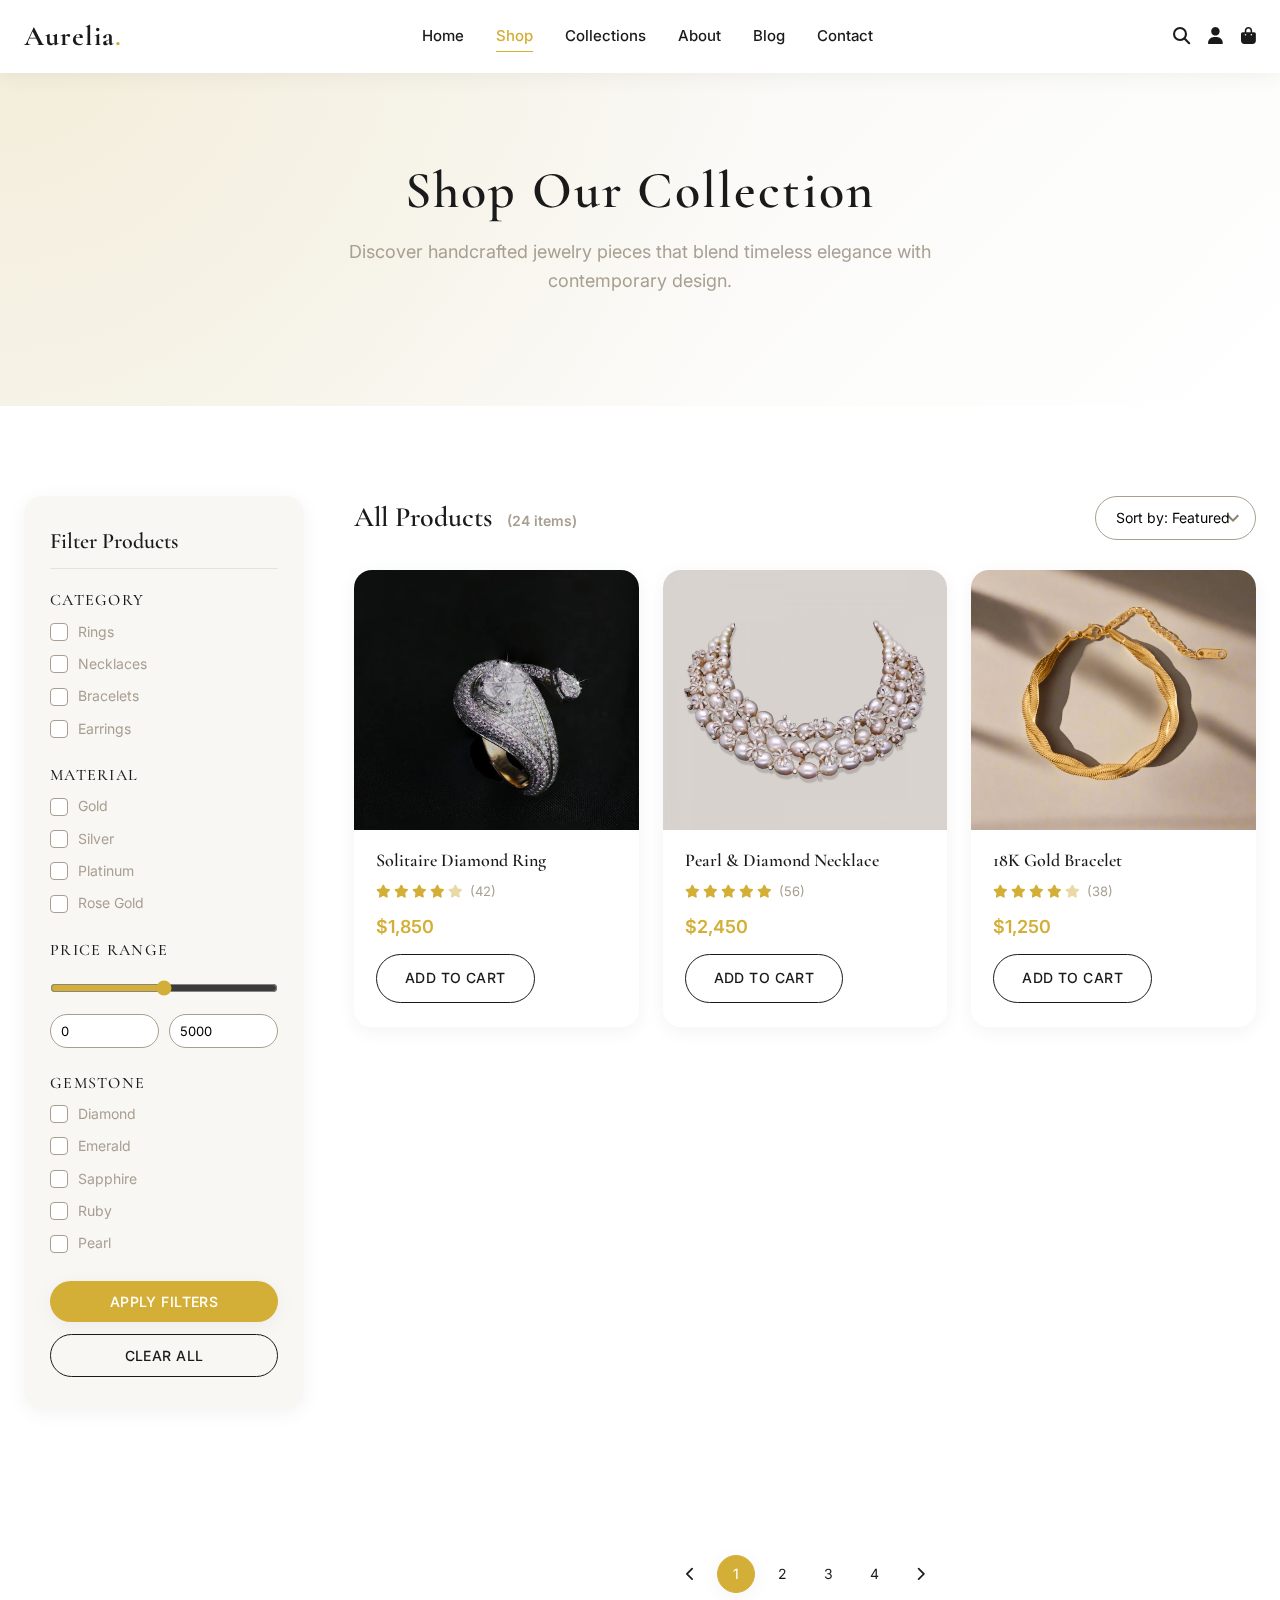
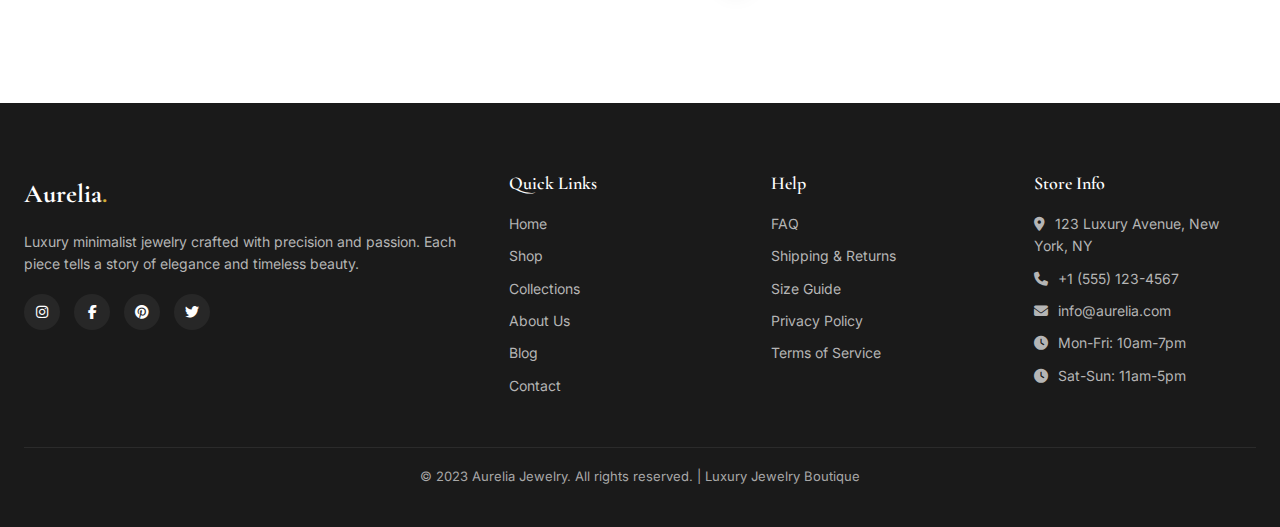
<file: shop.html>
<!DOCTYPE html>
<html lang="en">

<head>
    <meta charset="UTF-8" />
    <meta name="viewport" content="width=device-width, initial-scale=1.0" />
    <title>Shop | Aurelia Jewelry</title>

    <link rel="stylesheet" href="styles.css" />
    <link rel="stylesheet" href="https://cdnjs.cloudflare.com/ajax/libs/font-awesome/6.4.0/css/all.min.css" />
    <link
        href="https://fonts.googleapis.com/css2?family=Cormorant+Garamond:wght@400;500;600;700&family=Inter:wght@300;400;500&display=swap"
        rel="stylesheet" />

    <style>
        :root {
            --color-primary: #d4af37;
            --color-primary-light: #e8d9a7;
            --color-secondary: #a89f91;
            --color-dark: #1a1a1a;
            --color-light: #f8f7f4;
            --color-white: #ffffff;
            --font-heading: "Cormorant Garamond", serif;
            --font-body: "Inter", sans-serif;
            --shadow-light: 0 4px 20px rgba(0, 0, 0, 0.05);
            --shadow-medium: 0 8px 30px rgba(0, 0, 0, 0.12);
            --border-radius: 10px;
            --transition: all 0.3s ease;
        }

        * {
            margin: 0;
            padding: 0;
            box-sizing: border-box;
        }

        html {
            scroll-behavior: smooth;
        }

        body {
            font-family: var(--font-body);
            color: var(--color-dark);
            background-color: var(--color-white);
            line-height: 1.6;
            overflow-x: hidden;
        }

        h1,
        h2,
        h3,
        h4,
        h5,
        h6 {
            font-family: var(--font-heading);
            font-weight: 600;
            line-height: 1.2;
        }

        .container {
            width: 100%;
            max-width: 1280px;
            margin: 0 auto;
            padding: 0 24px;
        }

        /* HEADER */
        header {
            position: fixed;
            top: 0;
            left: 0;
            width: 100%;
            background-color: var(--color-white);
            box-shadow: var(--shadow-light);
            z-index: 1000;
            padding: 14px 0;
        }

        .header-container {
            display: flex;
            justify-content: space-between;
            align-items: center;
        }

        .logo {
            font-family: var(--font-heading);
            font-size: 28px;
            font-weight: 700;
            color: var(--color-dark);
            text-decoration: none;
            letter-spacing: 1px;
        }

        .logo span {
            color: var(--color-primary);
        }

        .nav-menu {
            display: flex;
            gap: 32px;
            align-items: center;
        }

        .nav-link {
            position: relative;
            font-size: 15px;
            text-decoration: none;
            color: var(--color-dark);
            font-weight: 500;
            transition: var(--transition);
        }

        .nav-link::after {
            content: "";
            position: absolute;
            left: 0;
            bottom: -4px;
            width: 0;
            height: 1px;
            background-color: var(--color-primary);
            transition: var(--transition);
        }

        .nav-link:hover {
            color: var(--color-primary);
        }

        .nav-link:hover::after,
        .nav-link.active::after {
            width: 100%;
        }

        .nav-link.active {
            color: var(--color-primary);
        }

        .nav-icons {
            display: flex;
            gap: 18px;
            align-items: center;
        }

        .nav-icon {
            color: var(--color-dark);
            font-size: 17px;
            transition: var(--transition);
        }

        .nav-icon:hover {
            color: var(--color-primary);
            transform: translateY(-1px);
        }

        .hamburger {
            display: none;
            cursor: pointer;
            font-size: 22px;
        }

        /* BUTTONS */
        .btn {
            display: inline-block;
            padding: 12px 28px;
            border-radius: 999px;
            border: none;
            cursor: pointer;
            font-family: var(--font-body);
            font-size: 14px;
            font-weight: 500;
            letter-spacing: 0.03em;
            text-transform: uppercase;
            text-decoration: none;
            transition: var(--transition);
        }

        .btn-primary {
            background-color: var(--color-primary);
            color: var(--color-white);
            box-shadow: var(--shadow-light);
        }

        .btn-primary:hover {
            background-color: #c19b2c;
            transform: translateY(-2px);
            box-shadow: var(--shadow-medium);
        }

        .btn-outline {
            background-color: transparent;
            color: var(--color-dark);
            border: 1px solid var(--color-dark);
        }

        .btn-outline:hover {
            background-color: var(--color-dark);
            color: var(--color-white);
            transform: translateY(-2px);
            box-shadow: var(--shadow-medium);
        }

        /* PAGE HERO */
        .page-hero {
            padding: 160px 0 110px;
            text-align: center;
            color: var(--color-dark);
            background:
                linear-gradient(135deg,
                    rgba(248, 247, 244, 0.96) 0%,
                    rgba(248, 247, 244, 0.88) 35%,
                    rgba(255, 255, 255, 0.9) 100%),
                url("https://images.unsplash.com/photo-1535632066927-ab7c9ab60908?ixlib=rb-4.0.3&auto=format&fit=crop&w=1600&q=80") center / cover no-repeat;
            position: relative;
            overflow: hidden;
        }

        .page-hero::before {
            content: "";
            position: absolute;
            inset: 0;
            background: radial-gradient(circle at top left,
                    rgba(212, 175, 55, 0.15),
                    transparent 60%);
            pointer-events: none;
        }

        .page-hero .container {
            position: relative;
            z-index: 1;
            animation: fade-down 0.8s ease-out both;
        }

        .page-hero h1 {
            font-size: 52px;
            margin-bottom: 16px;
            letter-spacing: 0.04em;
        }

        .page-hero p {
            font-size: 18px;
            color: var(--color-secondary);
            max-width: 640px;
            margin: 0 auto;
        }

        /* SECTION BASE */
        .section {
            padding: 90px 0;
        }

        /* SHOP LAYOUT */
        .shop-container {
            display: grid;
            grid-template-columns: 280px 1fr;
            gap: 50px;
            align-items: flex-start;
        }

        /* SIDEBAR */
        .sidebar {
            background-color: var(--color-light);
            padding: 32px 26px;
            border-radius: 18px;
            box-shadow: var(--shadow-light);
            position: sticky;
            top: 108px;
            animation: fade-in 0.7s ease-out both;
        }

        .sidebar h3 {
            font-size: 22px;
            margin-bottom: 22px;
            padding-bottom: 14px;
            border-bottom: 1px solid rgba(0, 0, 0, 0.08);
        }

        .filter-group {
            margin-bottom: 26px;
        }

        .filter-group h4 {
            font-size: 16px;
            margin-bottom: 10px;
            color: var(--color-dark);
            text-transform: uppercase;
            letter-spacing: 0.08em;
            font-weight: 500;
        }

        .filter-options {
            display: flex;
            flex-direction: column;
            gap: 10px;
        }

        .filter-option {
            display: flex;
            align-items: center;
            gap: 10px;
            cursor: pointer;
            font-size: 14px;
            color: var(--color-secondary);
            transition: var(--transition);
        }

        .filter-option:hover {
            color: var(--color-dark);
            transform: translateX(2px);
        }

        .filter-checkbox {
            width: 18px;
            height: 18px;
            border: 1px solid var(--color-secondary);
            border-radius: 4px;
            display: flex;
            align-items: center;
            justify-content: center;
            background-color: var(--color-white);
            transition: var(--transition);
            font-size: 12px;
        }

        .filter-checkbox.checked {
            background-color: var(--color-primary);
            border-color: var(--color-primary);
            color: #fff;
            box-shadow: 0 0 0 3px rgba(212, 175, 55, 0.18);
        }

        .filter-checkbox.checked::after {
            content: "✓";
        }

        .price-range {
            width: 100%;
            margin-top: 10px;
            accent-color: var(--color-primary);
        }

        .price-inputs {
            display: flex;
            justify-content: space-between;
            margin-top: 10px;
            gap: 10px;
        }

        .price-input {
            width: 50%;
            padding: 8px 10px;
            border: 1px solid var(--color-secondary);
            border-radius: 999px;
            font-family: var(--font-body);
            font-size: 13px;
            outline: none;
            transition: var(--transition);
            background-color: #fff;
        }

        .price-input:focus {
            border-color: var(--color-primary);
            box-shadow: 0 0 0 2px rgba(212, 175, 55, 0.25);
        }

        /* PRODUCT GRID & CARDS */
        .shop-content {
            animation: fade-in-up 0.7s ease-out 0.1s both;
        }

        .product-grid-header {
            display: flex;
            justify-content: space-between;
            align-items: center;
            margin-bottom: 30px;
            gap: 16px;
        }

        .product-grid-header h2 {
            font-size: 28px;
        }

        #productCount {
            font-family: var(--font-body);
            font-size: 14px;
            color: var(--color-secondary);
            margin-left: 8px;
        }

        .sort-select {
            padding: 10px 20px;
            border-radius: 999px;
            border: 1px solid var(--color-secondary);
            font-family: var(--font-body);
            font-size: 14px;
            background-color: var(--color-white);
            outline: none;
            transition: var(--transition);
            cursor: pointer;
        }

        .sort-select:hover,
        .sort-select:focus {
            border-color: var(--color-primary);
            box-shadow: 0 0 0 2px rgba(212, 175, 55, 0.18);
        }

        .product-grid {
            display: grid;
            grid-template-columns: repeat(3, minmax(0, 1fr));
            gap: 32px 24px;
        }

        .product-card {
            background-color: var(--color-white);
            border-radius: 18px;
            overflow: hidden;
            box-shadow: var(--shadow-light);
            transition: var(--transition);
            transform: translateY(0);
            position: relative;
        }

        .product-card::before {
            content: "";
            position: absolute;
            inset: 0;
            background: linear-gradient(to top,
                    rgba(0, 0, 0, 0.06),
                    transparent 60%);
            opacity: 0;
            transition: var(--transition);
            pointer-events: none;
        }

        .product-card:hover {
            transform: translateY(-10px);
            box-shadow: var(--shadow-medium);
        }

        .product-card:hover::before {
            opacity: 1;
        }

        .product-image {
            height: 260px;
            overflow: hidden;
        }

        .product-image img {
            width: 100%;
            height: 100%;
            object-fit: cover;
            transition: transform 0.5s ease;
        }

        .product-card:hover .product-image img {
            transform: scale(1.06);
        }

        .product-info {
            padding: 20px 22px 24px;
        }

        .product-title {
            font-size: 18px;
            margin-bottom: 6px;
        }

        .product-price {
            font-size: 18px;
            color: var(--color-primary);
            font-weight: 600;
            margin-bottom: 12px;
        }

        .rating {
            display: inline-flex;
            align-items: center;
            gap: 3px;
            margin-bottom: 12px;
            font-size: 13px;
        }

        .star {
            color: var(--color-primary-light);
            font-size: 13px;
        }

        .star.filled {
            color: var(--color-primary);
        }

        .rating-count {
            color: var(--color-secondary);
            margin-left: 4px;
        }

        /* PAGINATION */
        .pagination {
            display: flex;
            justify-content: center;
            align-items: center;
            gap: 8px;
            margin-top: 40px;
        }

        .page-link {
            width: 38px;
            height: 38px;
            border-radius: 50%;
            display: flex;
            align-items: center;
            justify-content: center;
            text-decoration: none;
            color: var(--color-dark);
            font-size: 14px;
            border: 1px solid transparent;
            transition: var(--transition);
        }

        .page-link:hover {
            border-color: var(--color-primary);
            color: var(--color-primary);
            transform: translateY(-1px);
        }

        .page-link.active {
            background-color: var(--color-primary);
            color: var(--color-white);
            border-color: var(--color-primary);
            box-shadow: var(--shadow-light);
        }

        /* FOOTER */
        footer {
            background-color: var(--color-dark);
            color: var(--color-white);
            padding: 70px 0 40px;
            margin-top: 20px;
        }

        .footer-container {
            display: grid;
            grid-template-columns: 2fr 1fr 1fr 1fr;
            gap: 40px;
            margin-bottom: 40px;
        }

        .footer-logo {
            font-family: var(--font-heading);
            font-size: 26px;
            font-weight: 700;
            margin-bottom: 16px;
        }

        .footer-logo span {
            color: var(--color-primary);
        }

        .footer-about p {
            color: #b5b5b5;
            font-size: 14px;
            margin-bottom: 18px;
        }

        .social-icons {
            display: flex;
            gap: 14px;
        }

        .social-icon {
            width: 36px;
            height: 36px;
            border-radius: 50%;
            display: inline-flex;
            align-items: center;
            justify-content: center;
            text-decoration: none;
            color: var(--color-white);
            background-color: rgba(255, 255, 255, 0.06);
            transition: var(--transition);
            font-size: 14px;
        }

        .social-icon:hover {
            background-color: var(--color-primary);
            transform: translateY(-2px);
        }

        .footer-heading {
            font-size: 18px;
            margin-bottom: 18px;
        }

        .footer-links {
            list-style: none;
            font-size: 14px;
        }

        .footer-links li {
            margin-bottom: 10px;
            color: #b5b5b5;
        }

        .footer-links a {
            color: #b5b5b5;
            text-decoration: none;
            transition: var(--transition);
        }

        .footer-links a:hover {
            color: var(--color-primary);
        }

        .footer-bottom {
            border-top: 1px solid rgba(255, 255, 255, 0.08);
            padding-top: 18px;
            text-align: center;
            font-size: 13px;
            color: #a8a8a8;
        }

        .footer-links i {
            margin-right: 6px;
        }

        /* ANIMATIONS */
        @keyframes fade-in {
            from {
                opacity: 0;
                transform: translateY(6px);
            }

            to {
                opacity: 1;
                transform: translateY(0);
            }
        }

        @keyframes fade-in-up {
            from {
                opacity: 0;
                transform: translateY(18px);
            }

            to {
                opacity: 1;
                transform: translateY(0);
            }
        }

        @keyframes fade-down {
            from {
                opacity: 0;
                transform: translateY(-18px);
            }

            to {
                opacity: 1;
                transform: translateY(0);
            }
        }

        .animate-on-scroll {
            opacity: 0;
            transform: translateY(20px);
            transition: opacity 0.6s ease, transform 0.6s ease;
        }

        .animate-on-scroll.in-view {
            opacity: 1;
            transform: translateY(0);
        }

        /* RESPONSIVE */
        @media (max-width: 1024px) {
            .shop-container {
                grid-template-columns: 1fr;
                gap: 30px;
            }

            .sidebar {
                position: static;
            }

            .product-grid {
                grid-template-columns: repeat(2, minmax(0, 1fr));
            }

            .footer-container {
                grid-template-columns: 1.6fr 1fr 1fr;
            }
        }

        @media (max-width: 768px) {
            .hamburger {
                display: block;
            }

            .nav-menu {
                position: fixed;
                top: 70px;
                left: -100%;
                width: 100%;
                height: calc(100vh - 70px);
                background-color: var(--color-white);
                flex-direction: column;
                justify-content: flex-start;
                align-items: center;
                padding-top: 30px;
                gap: 24px;
                transition: var(--transition);
            }

            .nav-menu.active {
                left: 0;
            }

            .page-hero {
                padding: 135px 0 80px;
            }

            .page-hero h1 {
                font-size: 40px;
            }

            .product-grid-header {
                flex-direction: column;
                align-items: flex-start;
            }

            .footer-container {
                grid-template-columns: 1fr 1fr;
            }
        }

        @media (max-width: 640px) {
            .page-hero h1 {
                font-size: 32px;
            }

            .page-hero p {
                font-size: 16px;
            }

            .section {
                padding: 70px 0;
            }

            .product-grid {
                grid-template-columns: 1fr;
            }

            .footer-container {
                grid-template-columns: 1fr;
                gap: 28px;
            }
        }
    </style>
</head>

<body>
    <!-- Header -->
    <header>
        <div class="container header-container">
            <a href="index.html" class="logo">Aurelia<span>.</span></a>

            <div class="hamburger">
                <i class="fas fa-bars"></i>
            </div>

            <nav class="nav-menu">
                <a href="index.html" class="nav-link">Home</a>
                <a href="shop.html" class="nav-link active">Shop</a>
                <a href="collections.html" class="nav-link">Collections</a>
                <a href="about.html" class="nav-link">About</a>
                <a href="blog.html" class="nav-link">Blog</a>
                <a href="contact.html" class="nav-link">Contact</a>
            </nav>

            <div class="nav-icons">
                <a href="#" class="nav-icon"><i class="fas fa-search"></i></a>
                <a href="#" class="nav-icon"><i class="fas fa-user"></i></a>
                <a href="#" class="nav-icon"><i class="fas fa-shopping-bag"></i></a>
            </div>
        </div>
    </header>

    <!-- Page Hero -->
    <section class="page-hero">
        <div class="container">
            <h1>Shop Our Collection</h1>
            <p>Discover handcrafted jewelry pieces that blend timeless elegance with contemporary design.</p>
        </div>
    </section>

    <!-- Shop Content -->
    <section class="section">
        <div class="container shop-container">
            <!-- Sidebar Filters -->
            <aside class="sidebar animate-on-scroll">
                <h3>Filter Products</h3>

                <div class="filter-group">
                    <h4>Category</h4>
                    <div class="filter-options">
                        <div class="filter-option">
                            <div class="filter-checkbox" data-filter="rings"></div>
                            <span>Rings</span>
                        </div>
                        <div class="filter-option">
                            <div class="filter-checkbox" data-filter="necklaces"></div>
                            <span>Necklaces</span>
                        </div>
                        <div class="filter-option">
                            <div class="filter-checkbox" data-filter="bracelets"></div>
                            <span>Bracelets</span>
                        </div>
                        <div class="filter-option">
                            <div class="filter-checkbox" data-filter="earrings"></div>
                            <span>Earrings</span>
                        </div>
                    </div>
                </div>

                <div class="filter-group">
                    <h4>Material</h4>
                    <div class="filter-options">
                        <div class="filter-option">
                            <div class="filter-checkbox" data-filter="gold"></div>
                            <span>Gold</span>
                        </div>
                        <div class="filter-option">
                            <div class="filter-checkbox" data-filter="silver"></div>
                            <span>Silver</span>
                        </div>
                        <div class="filter-option">
                            <div class="filter-checkbox" data-filter="platinum"></div>
                            <span>Platinum</span>
                        </div>
                        <div class="filter-option">
                            <div class="filter-checkbox" data-filter="rose-gold"></div>
                            <span>Rose Gold</span>
                        </div>
                    </div>
                </div>

                <div class="filter-group">
                    <h4>Price Range</h4>
                    <input type="range" min="0" max="5000" value="2500" class="price-range" id="priceRange" />
                    <div class="price-inputs">
                        <input type="number" min="0" max="5000" value="0" class="price-input" id="minPrice" />
                        <input type="number" min="0" max="5000" value="5000" class="price-input" id="maxPrice" />
                    </div>
                </div>

                <div class="filter-group">
                    <h4>Gemstone</h4>
                    <div class="filter-options">
                        <div class="filter-option">
                            <div class="filter-checkbox" data-filter="diamond"></div>
                            <span>Diamond</span>
                        </div>
                        <div class="filter-option">
                            <div class="filter-checkbox" data-filter="emerald"></div>
                            <span>Emerald</span>
                        </div>
                        <div class="filter-option">
                            <div class="filter-checkbox" data-filter="sapphire"></div>
                            <span>Sapphire</span>
                        </div>
                        <div class="filter-option">
                            <div class="filter-checkbox" data-filter="ruby"></div>
                            <span>Ruby</span>
                        </div>
                        <div class="filter-option">
                            <div class="filter-checkbox" data-filter="pearl"></div>
                            <span>Pearl</span>
                        </div>
                    </div>
                </div>

                <button class="btn btn-primary" style="width: 100%;" id="applyFilters">
                    Apply Filters
                </button>
                <button class="btn btn-outline" style="width: 100%; margin-top: 12px;" id="clearFilters">
                    Clear All
                </button>
            </aside>

            <!-- Product Grid -->
            <div class="shop-content animate-on-scroll">
                <div class="product-grid-header">
                    <h2>All Products <span id="productCount">(24 items)</span></h2>
                    <div>
                        <select class="sort-select">
                            <option>Sort by: Featured</option>
                            <option>Price: Low to High</option>
                            <option>Price: High to Low</option>
                            <option>Newest Arrivals</option>
                            <option>Best Sellers</option>
                        </select>
                    </div>
                </div>

                <div class="product-grid">
                    <div class="product-card animate-on-scroll" data-category="rings" data-material="gold"
                        data-gemstone="diamond" data-price="1850">
                        <div class="product-image">
                            <img src="images/SolitaireDiamondRing.webp" alt="Pearl & Diamond Necklace" />
                        </div>
                        <div class="product-info">
                            <h3 class="product-title">Solitaire Diamond Ring</h3>
                            <div class="rating">
                                <span class="star filled"><i class="fas fa-star"></i></span>
                                <span class="star filled"><i class="fas fa-star"></i></span>
                                <span class="star filled"><i class="fas fa-star"></i></span>
                                <span class="star filled"><i class="fas fa-star"></i></span>
                                <span class="star"><i class="fas fa-star"></i></span>
                                <span class="rating-count">(42)</span>
                            </div>
                            <p class="product-price">$1,850</p>
                            <a href="#" class="btn btn-outline">Add to Cart</a>
                        </div>
                    </div>
                    <div class="product-card animate-on-scroll" data-category="necklaces" data-material="gold"
                        data-gemstone="pearl" data-price="2450">
                        <div class="product-image">
                            <img src="images/Pearl & Diamond Necklace.jpg" alt="Pearl & Diamond Necklace" />
                        </div>
                        <div class="product-info">
                            <h3 class="product-title">Pearl & Diamond Necklace</h3>
                            <div class="rating">
                                <span class="star filled"><i class="fas fa-star"></i></span>
                                <span class="star filled"><i class="fas fa-star"></i></span>
                                <span class="star filled"><i class="fas fa-star"></i></span>
                                <span class="star filled"><i class="fas fa-star"></i></span>
                                <span class="star filled"><i class="fas fa-star"></i></span>
                                <span class="rating-count">(56)</span>
                            </div>
                            <p class="product-price">$2,450</p>
                            <a href="#" class="btn btn-outline">Add to Cart</a>
                        </div>
                    </div>

                    <div class="product-card animate-on-scroll" data-category="bracelets" data-material="gold"
                        data-gemstone="" data-price="1250">
                        <div class="product-image">
                            <img src="images/18K Gold Bracelet.webp" alt="Pearl & Diamond Necklace" />
                        </div>
                        <div class="product-info">
                            <h3 class="product-title">18K Gold Bracelet</h3>
                            <div class="rating">
                                <span class="star filled"><i class="fas fa-star"></i></span>
                                <span class="star filled"><i class="fas fa-star"></i></span>
                                <span class="star filled"><i class="fas fa-star"></i></span>
                                <span class="star filled"><i class="fas fa-star"></i></span>
                                <span class="star"><i class="fas fa-star"></i></span>
                                <span class="rating-count">(38)</span>
                            </div>
                            <p class="product-price">$1,250</p>
                            <a href="#" class="btn btn-outline">Add to Cart</a>
                        </div>
                    </div>

                    <div class="product-card animate-on-scroll" data-category="earrings" data-material="platinum"
                        data-gemstone="diamond" data-price="1950">
                        <div class="product-image">
                            <img src="images/Diamond Stud Earrings.jpg" alt="Pearl & Diamond Necklace" />
                        </div>
                        <div class="product-info">
                            <h3 class="product-title">Diamond Stud Earrings</h3>
                            <div class="rating">
                                <span class="star filled"><i class="fas fa-star"></i></span>
                                <span class="star filled"><i class="fas fa-star"></i></span>
                                <span class="star filled"><i class="fas fa-star"></i></span>
                                <span class="star filled"><i class="fas fa-star"></i></span>
                                <span class="star filled"><i class="fas fa-star"></i></span>
                                <span class="rating-count">(67)</span>
                            </div>
                            <p class="product-price">$1,950</p>
                            <a href="#" class="btn btn-outline">Add to Cart</a>
                        </div>
                    </div>

                    <div class="product-card animate-on-scroll" data-category="rings" data-material="rose-gold"
                        data-gemstone="sapphire" data-price="2200">
                        <div class="product-image">
                            <img src="images/Sapphire & Diamond Ring.jpeg" alt="Pearl & Diamond Necklace" />
                        </div>
                        <div class="product-info">
                            <h3 class="product-title">Sapphire &amp; Diamond Ring</h3>
                            <div class="rating">
                                <span class="star filled"><i class="fas fa-star"></i></span>
                                <span class="star filled"><i class="fas fa-star"></i></span>
                                <span class="star filled"><i class="fas fa-star"></i></span>
                                <span class="star filled"><i class="fas fa-star"></i></span>
                                <span class="star"><i class="fas fa-star"></i></span>
                                <span class="rating-count">(29)</span>
                            </div>
                            <p class="product-price">$2,200</p>
                            <a href="#" class="btn btn-outline">Add to Cart</a>
                        </div>
                    </div>

                    <div class="product-card animate-on-scroll" data-category="necklaces" data-material="silver"
                        data-gemstone="" data-price="850">
                        <div class="product-image">
                            <img src="images/Minimalist Silver Necklace.jpeg" alt="Pearl & Diamond Necklace" />
                        </div>
                        <div class="product-info">
                            <h3 class="product-title">Minimalist Silver Necklace</h3>
                            <div class="rating">
                                <span class="star filled"><i class="fas fa-star"></i></span>
                                <span class="star filled"><i class="fas fa-star"></i></span>
                                <span class="star filled"><i class="fas fa-star"></i></span>
                                <span class="star filled"><i class="fas fa-star"></i></span>
                                <span class="star"><i class="fas fa-star"></i></span>
                                <span class="rating-count">(51)</span>
                            </div>
                            <p class="product-price">$850</p>
                            <a href="#" class="btn btn-outline">Add to Cart</a>
                        </div>
                    </div>
                </div>


                <!-- Pagination -->
                <div class="pagination">
                    <a href="#" class="page-link"><i class="fas fa-chevron-left"></i></a>
                    <a href="#" class="page-link active">1</a>
                    <a href="#" class="page-link">2</a>
                    <a href="#" class="page-link">3</a>
                    <a href="#" class="page-link">4</a>
                    <a href="#" class="page-link"><i class="fas fa-chevron-right"></i></a>
                </div>
            </div>
        </div>
    </section>

    <!-- Footer -->
    <footer>
        <div class="container">
            <div class="footer-container">
                <div class="footer-about">
                    <div class="footer-logo">Aurelia<span>.</span></div>
                    <p>
                        Luxury minimalist jewelry crafted with precision and passion. Each piece tells
                        a story of elegance and timeless beauty.
                    </p>
                    <div class="social-icons">
                        <a href="#" class="social-icon"><i class="fab fa-instagram"></i></a>
                        <a href="#" class="social-icon"><i class="fab fa-facebook-f"></i></a>
                        <a href="#" class="social-icon"><i class="fab fa-pinterest"></i></a>
                        <a href="#" class="social-icon"><i class="fab fa-twitter"></i></a>
                    </div>
                </div>
                <div>
                    <h3 class="footer-heading">Quick Links</h3>
                    <ul class="footer-links">
                        <li><a href="index.html">Home</a></li>
                        <li><a href="shop.html">Shop</a></li>
                        <li><a href="collections.html">Collections</a></li>
                        <li><a href="about.html">About Us</a></li>
                        <li><a href="blog.html">Blog</a></li>
                        <li><a href="contact.html">Contact</a></li>
                    </ul>
                </div>
                <div>
                    <h3 class="footer-heading">Help</h3>
                    <ul class="footer-links">
                        <li><a href="faq.html">FAQ</a></li>
                        <li><a href="#">Shipping &amp; Returns</a></li>
                        <li><a href="#">Size Guide</a></li>
                        <li><a href="#">Privacy Policy</a></li>
                        <li><a href="#">Terms of Service</a></li>
                    </ul>
                </div>
                <div>
                    <h3 class="footer-heading">Store Info</h3>
                    <ul class="footer-links">
                        <li><i class="fas fa-map-marker-alt"></i> 123 Luxury Avenue, New York, NY</li>
                        <li><i class="fas fa-phone"></i> +1 (555) 123-4567</li>
                        <li><i class="fas fa-envelope"></i> info@aurelia.com</li>
                        <li><i class="fas fa-clock"></i> Mon-Fri: 10am-7pm</li>
                        <li><i class="fas fa-clock"></i> Sat-Sun: 11am-5pm</li>
                    </ul>
                </div>
            </div>
            <div class="footer-bottom">
                <p>&copy; 2023 Aurelia Jewelry. All rights reserved. | Luxury Jewelry Boutique</p>
            </div>
        </div>
    </footer>

    <script>
        // Mobile Navigation Toggle
        const hamburger = document.querySelector(".hamburger");
        const navMenu = document.querySelector(".nav-menu");

        hamburger.addEventListener("click", () => {
            navMenu.classList.toggle("active");
            hamburger.querySelector("i").classList.toggle("fa-bars");
            hamburger.querySelector("i").classList.toggle("fa-times");
        });

        // Close mobile menu when clicking on a link
        document.querySelectorAll(".nav-link").forEach((link) => {
            link.addEventListener("click", () => {
                navMenu.classList.remove("active");
                hamburger.querySelector("i").classList.add("fa-bars");
                hamburger.querySelector("i").classList.remove("fa-times");
            });
        });

        // Filter checkbox toggle
        document.querySelectorAll(".filter-option").forEach((option) => {
            option.addEventListener("click", function () {
                const checkbox = this.querySelector(".filter-checkbox");
                checkbox.classList.toggle("checked");
            });
        });

        // Price range synchronization
        const priceRange = document.getElementById("priceRange");
        const minPrice = document.getElementById("minPrice");
        const maxPrice = document.getElementById("maxPrice");

        priceRange.addEventListener("input", function () {
            minPrice.value = 0;
            maxPrice.value = this.value;
        });

        minPrice.addEventListener("change", function () {
            if (parseInt(this.value) < 0) this.value = 0;
            if (parseInt(this.value) > parseInt(maxPrice.value)) this.value = maxPrice.value;
            priceRange.value = maxPrice.value;
        });

        maxPrice.addEventListener("change", function () {
            if (parseInt(this.value) > 5000) this.value = 5000;
            if (parseInt(this.value) < parseInt(minPrice.value)) this.value = minPrice.value;
            priceRange.value = this.value;
        });

        // Apply filters
        document.getElementById("applyFilters").addEventListener("click", function () {
            const checkedFilters = [];
            document.querySelectorAll(".filter-checkbox.checked").forEach((checkbox) => {
                checkedFilters.push(checkbox.getAttribute("data-filter"));
            });

            const minPriceValue = parseInt(minPrice.value);
            const maxPriceValue = parseInt(maxPrice.value);

            const products = document.querySelectorAll(".product-card");
            let visibleCount = 0;

            products.forEach((product) => {
                const productPrice = parseInt(product.getAttribute("data-price"));
                const productCategory = product.getAttribute("data-category");
                const productMaterial = product.getAttribute("data-material");
                const productGemstone = product.getAttribute("data-gemstone");

                let shouldShow = true;

                if (productPrice < minPriceValue || productPrice > maxPriceValue) {
                    shouldShow = false;
                }

                if (checkedFilters.length > 0) {
                    const productAttributes = [productCategory, productMaterial, productGemstone];
                    const hasMatch = checkedFilters.some((filter) =>
                        productAttributes.includes(filter)
                    );

                    if (!hasMatch) {
                        shouldShow = false;
                    }
                }

                if (shouldShow) {
                    product.style.display = "block";
                    visibleCount++;
                } else {
                    product.style.display = "none";
                }
            });

            document.getElementById("productCount").textContent = `(${visibleCount} items)`;
        });

        // Clear filters
        document.getElementById("clearFilters").addEventListener("click", function () {
            document.querySelectorAll(".filter-checkbox.checked").forEach((checkbox) => {
                checkbox.classList.remove("checked");
            });

            minPrice.value = 0;
            maxPrice.value = 5000;
            priceRange.value = 2500;

            const products = document.querySelectorAll(".product-card");
            products.forEach((product) => {
                product.style.display = "block";
            });

            document.getElementById("productCount").textContent = `(24 items)`;
        });

        // Scroll animations
        const animatedElements = document.querySelectorAll(".animate-on-scroll");

        const observer = new IntersectionObserver(
            (entries) => {
                entries.forEach((entry) => {
                    if (entry.isIntersecting) {
                        entry.target.classList.add("in-view");
                    }
                });
            },
            {
                threshold: 0.15,
            }
        );

        animatedElements.forEach((el) => observer.observe(el));
    </script>
</body>

</html>
</file>
<file: styles.css>
/* ===== Aurelia Styles (Consolidated) ===== */

/* === Index.html Styles === */
:root {
    --color-primary: #d4af37;
    --color-primary-light: #e8d9a7;
    --color-secondary: #a89f91;
    --color-dark: #1a1a1a;
    --color-light: #f8f7f4;
    --color-white: #ffffff;
    --font-heading: 'Cormorant Garamond', serif;
    --font-body: 'Inter', sans-serif;
    --shadow-light: 0 4px 20px rgba(0, 0, 0, 0.05);
    --shadow-medium: 0 8px 30px rgba(0, 0, 0, 0.08);
    --border-radius: 8px;
    --transition: all 0.3s ease;
}

* {
    margin: 0;
    padding: 0;
    box-sizing: border-box;
}

html {
    scroll-behavior: smooth;
}

body {
    font-family: var(--font-body);
    color: var(--color-dark);
    background-color: var(--color-white);
    line-height: 1.6;
    overflow-x: hidden;
}

h1,
h2,
h3,
h4,
h5,
h6 {
    font-family: var(--font-heading);
    font-weight: 600;
    line-height: 1.3;
}

.container {
    width: 100%;
    max-width: 1280px;
    margin: 0 auto;
    padding: 0 24px;
}

/* Header Styles */
header {
    position: fixed;
    top: 0;
    left: 0;
    width: 100%;
    background-color: var(--color-white);
    box-shadow: var(--shadow-light);
    z-index: 1000;
    padding: 16px 0;
}

.header-container {
    display: flex;
    justify-content: space-between;
    align-items: center;
}

.logo {
    font-family: var(--font-heading);
    font-size: 28px;
    font-weight: 700;
    color: var(--color-dark);
    text-decoration: none;
}

.logo span {
    color: var(--color-primary);
}

.nav-menu {
    display: flex;
    gap: 36px;
}

.nav-link {
    text-decoration: none;
    color: var(--color-dark);
    font-weight: 500;
    transition: var(--transition);
    position: relative;
}

.nav-link:hover {
    color: var(--color-primary);
}

.nav-link::after {
    content: '';
    position: absolute;
    bottom: -5px;
    left: 0;
    width: 0;
    height: 1px;
    background-color: var(--color-primary);
    transition: var(--transition);
}

.nav-link:hover::after {
    width: 100%;
}

.nav-icons {
    display: flex;
    gap: 20px;
}

.nav-icon {
    color: var(--color-dark);
    font-size: 18px;
    transition: var(--transition);
}

.nav-icon:hover {
    color: var(--color-primary);
}

.hamburger {
    display: none;
    cursor: pointer;
    font-size: 24px;
}

/* Hero Section */
.hero {
    padding: 120px 0 90px;
    background: var(--color-white);
    position: relative;
    overflow: hidden;
}

.hero-container {
    display: grid;
    grid-template-columns: 1fr 1fr;
    gap: 60px;
    align-items: center;
}

.hero-content h1 {
    font-size: 56px;
    margin: 0 0 16px 0;
    color: var(--color-dark);
}

.hero-content p {
    font-size: 18px;
    color: var(--color-secondary);
    margin-bottom: 32px;
    max-width: 500px;
}

.hero-image {
    border-radius: var(--border-radius);
    overflow: hidden;
    box-shadow: var(--shadow-medium);
    position: relative;
    max-width: 420px;
    margin-left: auto;
}

.hero-image img {
    width: 100%;
    height: auto;
    display: block;
    transition: var(--transition);
}

.hero-image:hover img {
    transform: scale(1.02);
}

/* Button Styles */
.btn {
    display: inline-block;
    padding: 14px 32px;
    border-radius: var(--border-radius);
    font-weight: 500;
    text-decoration: none;
    transition: var(--transition);
    border: none;
    cursor: pointer;
    font-family: var(--font-body);
}

.btn-primary {
    background-color: var(--color-primary);
    color: var(--color-white);
}

.btn-primary:hover {
    background-color: #c19b2c;
    transform: translateY(-2px);
    box-shadow: var(--shadow-medium);
}

.btn-outline {
    background-color: transparent;
    color: var(--color-dark);
    border: 1px solid var(--color-dark);
}

.btn-outline:hover {
    background-color: var(--color-dark);
    color: var(--color-white);
    transform: translateY(-2px);
    box-shadow: var(--shadow-medium);
}

/* Section Styles */
.section {
    padding: 100px 0;
}

.section-header {
    text-align: center;
    margin-bottom: 60px;
}

.section-header h2 {
    font-size: 42px;
    margin-bottom: 16px;
    color: var(--color-dark);
}

.section-header p {
    color: var(--color-secondary);
    max-width: 600px;
    margin: 0 auto;
}

/* Features */
.features {
    background-color: var(--color-light);
}

.features-grid {
    display: grid;
    grid-template-columns: repeat(4, 1fr);
    gap: 30px;
}

.feature-card {
    text-align: center;
    padding: 40px 24px;
    background-color: var(--color-white);
    border-radius: var(--border-radius);
    box-shadow: var(--shadow-light);
    transition: var(--transition);
}

.feature-card:hover {
    transform: translateY(-10px);
    box-shadow: var(--shadow-medium);
}

.feature-icon {
    font-size: 36px;
    color: var(--color-primary);
    margin-bottom: 20px;
}

.feature-icon img {
  width: 58px;
  height: 58px;
  object-fit: contain;
  display: inline-block;
}

.feature-card h3 {
    font-size: 22px;
    margin-bottom: 12px;
}

.feature-card p {
    color: var(--color-secondary);
    font-size: 15px;
}

/* About Section */
.about {
    padding: 100px 0;
}

.about-container {
    display: grid;
    grid-template-columns: 1fr 1fr;
    gap: 60px;
    align-items: center;
}

.about-image {
    border-radius: var(--border-radius);
    overflow: hidden;
    box-shadow: var(--shadow-medium);
}

.about-image img {
    width: 100%;
    height: auto;
    display: block;
}

.about-content h2 {
    font-size: 42px;
    margin-bottom: 20px;
}

.about-content p {
    color: var(--color-secondary);
    margin-bottom: 24px;
}

/* Product Grid */
.product-grid {
    display: grid;
    grid-template-columns: repeat(3, 1fr);
    gap: 40px 30px;
}

.product-card {
    background-color: var(--color-white);
    border-radius: var(--border-radius);
    overflow: hidden;
    box-shadow: var(--shadow-light);
    transition: var(--transition);
}

.product-card:hover {
    transform: translateY(-10px);
    box-shadow: var(--shadow-medium);
}

.product-image {
    height: 300px;
    overflow: hidden;
}

.product-image img {
    width: 100%;
    height: 100%;
    object-fit: cover;
    transition: var(--transition);
}

.product-card:hover .product-image img {
    transform: scale(1.05);
}

.product-info {
    padding: 24px;
}

.product-title {
    font-size: 20px;
    margin-bottom: 8px;
}

.product-price {
    font-size: 18px;
    color: var(--color-primary);
    font-weight: 600;
    margin-bottom: 12px;
}

/* Rating Stars */
.rating {
    display: flex;
    align-items: center;
    gap: 4px;
    margin-bottom: 16px;
}

.star {
    color: var(--color-primary-light);
}

.star.filled {
    color: var(--color-primary);
}

/* Categories */
.categories {
    background-color: var(--color-light);
}

.categories-grid {
    display: grid;
    grid-template-columns: repeat(4, 1fr);
    gap: 30px;
}

.category-card {
    text-align: center;
    padding: 40px 20px;
    background-color: var(--color-white);
    border-radius: var(--border-radius);
    box-shadow: var(--shadow-light);
    transition: var(--transition);
    text-decoration: none;
    color: var(--color-dark);
}

.category-card:hover {
    transform: translateY(-10px);
    box-shadow: var(--shadow-medium);
}

.category-icon {
    font-size: 40px;
    color: var(--color-primary);
    margin-bottom: 20px;
}

.category-icon img {
  width: 72px;
  height: 72px;
  object-fit: cover;
  border-radius: 6px;
  display: inline-block;
}

.category-card h3 {
    font-size: 22px;
}

/* Testimonials */
.testimonials-grid {
    display: grid;
    grid-template-columns: repeat(3, 1fr);
    gap: 30px;
}

.testimonial-card {
    padding: 40px 30px;
    background-color: var(--color-white);
    border-radius: var(--border-radius);
    box-shadow: var(--shadow-light);
    transition: var(--transition);
}

.testimonial-card:hover {
    transform: translateY(-5px);
    box-shadow: var(--shadow-medium);
}

.testimonial-text {
    font-style: italic;
    margin-bottom: 24px;
    color: var(--color-secondary);
}

.testimonial-author {
    display: flex;
    align-items: center;
    gap: 16px;
}

.author-avatar {
    width: 50px;
    height: 50px;
    border-radius: 50%;
    background-color: var(--color-primary-light);
    display: flex;
    align-items: center;
    justify-content: center;
    font-weight: 600;
    color: var(--color-dark);
}

.author-info h4 {
    font-size: 18px;
    margin-bottom: 4px;
}

.author-info p {
    color: var(--color-secondary);
    font-size: 14px;
}

/* Featured Product */
.featured-product {
    background-color: var(--color-light);
}

.featured-container {
    display: grid;
    grid-template-columns: 1fr 1fr;
    gap: 60px;
    align-items: center;
}

.featured-image {
    border-radius: var(--border-radius);
    overflow: hidden;
    box-shadow: var(--shadow-medium);
}

.featured-image img {
    width: 100%;
    height: auto;
    display: block;
}

.featured-content h2 {
    font-size: 42px;
    margin-bottom: 16px;
}

.featured-price {
    font-size: 28px;
    color: var(--color-primary);
    font-weight: 600;
    margin-bottom: 24px;
}

/* FAQ Accordion */
.faq-container {
    max-width: 800px;
    margin: 0 auto;
}

.faq-item {
    border-bottom: 1px solid #eaeaea;
    margin-bottom: 16px;
    padding-bottom: 16px;
}

.faq-question {
    display: flex;
    justify-content: space-between;
    align-items: center;
    padding: 20px 0;
    cursor: pointer;
}

.faq-question h3 {
    font-size: 20px;
    font-weight: 500;
}

.faq-toggle {
    font-size: 20px;
    color: var(--color-primary);
    transition: var(--transition);
}

.faq-answer {
    max-height: 0;
    overflow: hidden;
    transition: max-height 0.3s ease;
    color: var(--color-secondary);
}

.faq-item.active .faq-answer {
    max-height: 200px;
    margin-bottom: 20px;
}

.faq-item.active .faq-toggle {
    transform: rotate(45deg);
}

/* Blog Cards */
.blog-grid {
    display: grid;
    grid-template-columns: repeat(3, 1fr);
    gap: 40px 30px;
}

.blog-card {
    background-color: var(--color-white);
    border-radius: var(--border-radius);
    overflow: hidden;
    box-shadow: var(--shadow-light);
    transition: var(--transition);
}

.blog-card:hover {
    transform: translateY(-10px);
    box-shadow: var(--shadow-medium);
}

.blog-image {
    height: 220px;
    overflow: hidden;
}

.blog-image img {
    width: 100%;
    height: 100%;
    object-fit: cover;
    transition: var(--transition);
}

.blog-card:hover .blog-image img {
    transform: scale(1.05);
}

.blog-info {
    padding: 24px;
}

.blog-date {
    color: var(--color-secondary);
    font-size: 14px;
    margin-bottom: 12px;
}

.blog-title {
    font-size: 20px;
    margin-bottom: 12px;
}

.blog-excerpt {
    color: var(--color-secondary);
    margin-bottom: 16px;
}

/* Footer */
footer {
    background-color: var(--color-dark);
    color: var(--color-white);
    padding: 80px 0 40px;
}

.footer-container {
    display: grid;
    grid-template-columns: 2fr 1fr 1fr 1fr;
    gap: 60px;
    margin-bottom: 60px;
}

.footer-logo {
    font-family: var(--font-heading);
    font-size: 28px;
    font-weight: 700;
    color: var(--color-white);
    margin-bottom: 20px;
}

.footer-logo span {
    color: var(--color-primary);
}

.footer-about p {
    color: #aaa;
    margin-bottom: 24px;
}

.social-icons {
    display: flex;
    gap: 16px;
}

.social-icon {
    display: inline-flex;
    align-items: center;
    justify-content: center;
    width: 40px;
    height: 40px;
    border-radius: 50%;
    background-color: rgba(255, 255, 255, 0.1);
    color: var(--color-white);
    text-decoration: none;
    transition: var(--transition);
}

.social-icon:hover {
    background-color: var(--color-primary);
    transform: translateY(-3px);
}

.footer-heading {
    font-size: 20px;
    margin-bottom: 24px;
}

.footer-links {
    list-style: none;
}

.footer-links li {
    margin-bottom: 12px;
}

.footer-links a {
    color: #aaa;
    text-decoration: none;
    transition: var(--transition);
}

.footer-links a:hover {
    color: var(--color-primary);
}

.footer-bottom {
    text-align: center;
    padding-top: 40px;
    border-top: 1px solid rgba(255, 255, 255, 0.1);
    color: #aaa;
    font-size: 14px;
}

/* Responsive Styles */
@media (max-width: 1024px) {

    .features-grid,
    .categories-grid,
    .testimonials-grid,
    .blog-grid {
        grid-template-columns: repeat(2, 1fr);
    }

    .product-grid {
        grid-template-columns: repeat(2, 1fr);
    }

    .footer-container {
        grid-template-columns: 1fr 1fr;
    }
}

@media (max-width: 768px) {
    .hamburger {
        display: block;
    }

    .nav-menu {
        position: fixed;
        top: 80px;
        left: -100%;
        width: 100%;
        height: calc(100vh - 80px);
        background-color: var(--color-white);
        flex-direction: column;
        align-items: center;
        justify-content: flex-start;
        padding-top: 40px;
        gap: 30px;
        transition: var(--transition);
    }

    .nav-menu.active {
        left: 0;
    }

    .hero-container,
    .about-container,
    .featured-container {
        grid-template-columns: 1fr;
        gap: 40px;
    }

    .hero {
        padding: 140px 0 80px;
    }

    .hero-content h1 {
        font-size: 42px;
    }

    .section-header h2 {
        font-size: 36px;
    }
}

@media (max-width: 640px) {

    .features-grid,
    .categories-grid,
    .testimonials-grid,
    .blog-grid,
    .product-grid {
        grid-template-columns: 1fr;
    }

    .footer-container {
        grid-template-columns: 1fr;
        gap: 40px;
    }

    .section {
        padding: 80px 0;
    }

    .hero-content h1 {
        font-size: 36px;
    }
}

/* Utility Classes */
.text-center {
    text-align: center;
}

.mb-4 {
    margin-bottom: 16px;
}

.mb-8 {
    margin-bottom: 32px;
}

.mt-8 {
    margin-top: 32px;
}

.hidden {
    display: none;
}

/* === about.html Styles === */
:root {
  --color-primary: #d4af37;
  --color-primary-light: #e8d9a7;
  --color-secondary: #a89f91;
  --color-dark: #1a1a1a;
  --color-light: #f8f7f4;
  --color-white: #ffffff;
  --font-heading: "Cormorant Garamond", serif;
  --font-body: "Inter", sans-serif;
  --shadow-light: 0 4px 20px rgba(0, 0, 0, 0.05);
  --shadow-medium: 0 8px 30px rgba(0, 0, 0, 0.12);
  --border-radius: 12px;
  --transition: all 0.3s ease;
}

* {
  margin: 0;
  padding: 0;
  box-sizing: border-box;
}

html {
  scroll-behavior: smooth;
}

body {
  font-family: var(--font-body);
  color: var(--color-dark);
  background-color: var(--color-white);
  line-height: 1.6;
  overflow-x: hidden;
}

h1,
h2,
h3,
h4,
h5,
h6 {
  font-family: var(--font-heading);
  font-weight: 600;
  line-height: 1.2;
}

.container {
  width: 100%;
  max-width: 1280px;
  margin: 0 auto;
  padding: 0 24px;
}

.section {
  padding: 90px 0;
}

.section-header {
  text-align: center;
  margin-bottom: 50px;
}

.section-header h2 {
  font-size: 36px;
  margin-bottom: 10px;
}

.section-header p {
  max-width: 580px;
  margin: 0 auto;
  color: var(--color-secondary);
}

/* HEADER */
header {
  position: fixed;
  top: 0;
  left: 0;
  width: 100%;
  background-color: var(--color-white);
  box-shadow: var(--shadow-light);
  z-index: 1000;
  padding: 14px 0;
}

.header-container {
  display: flex;
  justify-content: space-between;
  align-items: center;
}

.logo {
  font-family: var(--font-heading);
  font-size: 28px;
  font-weight: 700;
  color: var(--color-dark);
  text-decoration: none;
  letter-spacing: 1px;
}

.logo span {
  color: var(--color-primary);
}

.nav-menu {
  display: flex;
  gap: 32px;
  align-items: center;
}

.nav-link {
  position: relative;
  font-size: 15px;
  text-decoration: none;
  color: var(--color-dark);
  font-weight: 500;
  transition: var(--transition);
}

.nav-link::after {
  content: "";
  position: absolute;
  left: 0;
  bottom: -4px;
  width: 0;
  height: 1px;
  background-color: var(--color-primary);
  transition: var(--transition);
}

.nav-link:hover {
  color: var(--color-primary);
}

.nav-link:hover::after,
.nav-link.active::after {
  width: 100%;
}

.nav-link.active {
  color: var(--color-primary);
}

.nav-icons {
  display: flex;
  gap: 16px;
  align-items: center;
}

.nav-icon {
  color: var(--color-dark);
  font-size: 17px;
  transition: var(--transition);
}

.nav-icon:hover {
  color: var(--color-primary);
  transform: translateY(-1px);
}

.hamburger {
  display: none;
  cursor: pointer;
  font-size: 22px;
}

/* PAGE HERO */
.page-hero {
  padding: 160px 0 110px;
  background:
    linear-gradient(135deg,
      rgba(248, 247, 244, 0.95) 0%,
      rgba(248, 247, 244, 0.88) 40%,
      rgba(255, 255, 255, 0.9) 100%),
    url("https://images.unsplash.com/photo-1535632066927-ab7c9ab60908?ixlib=rb-4.0.3&auto=format&fit=crop&w=1600&q=80")
    center/cover no-repeat;
  text-align: center;
  position: relative;
  overflow: hidden;
}

.page-hero::before {
  content: "";
  position: absolute;
  inset: 0;
  background: radial-gradient(circle at top left,
      rgba(212, 175, 55, 0.2),
      transparent 60%);
  pointer-events: none;
}

.page-hero .container {
  position: relative;
  z-index: 1;
  animation: fade-down 0.8s ease-out both;
}

.page-hero h1 {
  font-size: 52px;
  margin-bottom: 16px;
  color: var(--color-dark);
  letter-spacing: 0.04em;
}

.page-hero p {
  font-size: 18px;
  color: var(--color-secondary);
  max-width: 700px;
  margin: 0 auto;
}

/* BRAND STORY */
.about-container {
  display: grid;
  grid-template-columns: 1.1fr 1.1fr;
  gap: 60px;
  align-items: center;
}

.about-image {
  border-radius: var(--border-radius);
  overflow: hidden;
  box-shadow: var(--shadow-medium);
}

.about-image img {
  width: 100%;
  height: auto;
  display: block;
  transition: transform 0.6s ease;
}

.about-image:hover img {
  transform: scale(1.05);
}

.about-content h2 {
  font-size: 40px;
  margin-bottom: 16px;
}

.about-content p {
  color: var(--color-secondary);
  margin-bottom: 18px;
}

.btn {
  display: inline-block;
  padding: 12px 28px;
  border-radius: 999px;
  border: none;
  cursor: pointer;
  font-family: var(--font-body);
  font-size: 14px;
  font-weight: 500;
  letter-spacing: 0.03em;
  text-transform: uppercase;
  text-decoration: none;
  transition: var(--transition);
}

.btn-outline {
  background-color: transparent;
  color: var(--color-dark);
  border: 1px solid var(--color-dark);
}

.btn-outline:hover {
  background-color: var(--color-dark);
  color: var(--color-white);
  transform: translateY(-2px);
  box-shadow: var(--shadow-medium);
}

/* STATS */
.stats-section {
  background-color: var(--color-light);
  padding: 80px 0;
}

.stats-section .container {
  max-width: 1100px;
}

.stats-row {
  display: grid;
  grid-template-columns: repeat(4, 1fr);
  gap: 40px;
}

.stat-item {
  text-align: center;
}

.stat-number {
  font-size: 44px;
  font-weight: 700;
  color: var(--color-primary);
  margin-bottom: 8px;
  font-family: var(--font-heading);
}

.stat-label {
  font-size: 16px;
  color: var(--color-secondary);
}

/* CEO SECTION */
.ceo-section {
  padding: 100px 0;
}

.ceo-section .container {
  display: grid;
  grid-template-columns: 1.1fr 1.2fr;
  gap: 60px;
  align-items: center;
}

.ceo-image {
  border-radius: var(--border-radius);
  overflow: hidden;
  box-shadow: var(--shadow-medium);
}

.ceo-image img {
  width: 100%;
  height: auto;
  display: block;
  transition: transform 0.6s ease;
}

.ceo-image:hover img {
  transform: scale(1.05);
}

.ceo-content h2 {
  font-size: 38px;
  margin-bottom: 4px;
}

.ceo-content h3 {
  font-size: 18px;
  margin-bottom: 20px;
  color: var(--color-secondary);
  text-transform: uppercase;
  letter-spacing: 0.1em;
  font-weight: 500;
  font-family: var(--font-body);
}

.ceo-content p {
  color: var(--color-secondary);
  margin-bottom: 18px;
}

.ceo-signature {
  font-family: var(--font-heading);
  font-size: 24px;
  margin-top: 24px;
  color: var(--color-primary);
}

/* TEAM SECTION */
.team-section {
  padding: 100px 0;
  background-color: var(--color-light);
}

.team-grid {
  display: grid;
  grid-template-columns: repeat(4, 1fr);
  gap: 26px;
}

.team-card {
  text-align: center;
  padding: 34px 22px;
  background-color: var(--color-white);
  border-radius: var(--border-radius);
  box-shadow: var(--shadow-light);
  transition: var(--transition);
}

.team-card:hover {
  transform: translateY(-10px);
  box-shadow: var(--shadow-medium);
}

.team-avatar {
  width: 120px;
  height: 120px;
  border-radius: 50%;
  margin: 0 auto 22px;
  background-color: var(--color-primary-light);
  display: flex;
  align-items: center;
  justify-content: center;
  overflow: hidden;
}

.team-avatar img {
  width: 100%;
  height: 100%;
  object-fit: cover;
}

.team-card h3 {
  font-size: 20px;
  margin-bottom: 4px;
}

.team-position {
  color: var(--color-primary);
  font-weight: 500;
  margin-bottom: 12px;
  font-size: 14px;
  text-transform: uppercase;
  letter-spacing: 0.08em;
}

.team-bio {
  color: var(--color-secondary);
  font-size: 14px;
}

/* FOOTER */
footer {
  background-color: var(--color-dark);
  color: var(--color-white);
  padding: 70px 0 40px;
  margin-top: 20px;
}

.footer-container {
  display: grid;
  grid-template-columns: 2fr 1fr 1fr 1fr;
  gap: 40px;
  margin-bottom: 40px;
}

.footer-logo {
  font-family: var(--font-heading);
  font-size: 26px;
  font-weight: 700;
  margin-bottom: 16px;
}

.footer-logo span {
  color: var(--color-primary);
}

.footer-about p {
  color: #b5b5b5;
  font-size: 14px;
  margin-bottom: 18px;
}

.social-icons {
  display: flex;
  gap: 14px;
}

.social-icon {
  width: 36px;
  height: 36px;
  border-radius: 50%;
  display: inline-flex;
  align-items: center;
  justify-content: center;
  text-decoration: none;
  color: var(--color-white);
  background-color: rgba(255, 255, 255, 0.06);
  transition: var(--transition);
  font-size: 14px;
}

.social-icon:hover {
  background-color: var(--color-primary);
  transform: translateY(-2px);
}

.footer-heading {
  font-size: 18px;
  margin-bottom: 18px;
}

.footer-links {
  list-style: none;
  font-size: 14px;
}

.footer-links li {
  margin-bottom: 10px;
  color: #b5b5b5;
}

.footer-links a {
  color: #b5b5b5;
  text-decoration: none;
  transition: var(--transition);
}

.footer-links a:hover {
  color: var(--color-primary);
}

.footer-links i {
  margin-right: 6px;
}

.footer-bottom {
  border-top: 1px solid rgba(255, 255, 255, 0.08);
  padding-top: 18px;
  text-align: center;
  font-size: 13px;
  color: #a8a8a8;
}

/* ANIMATIONS */
.animate-on-scroll {
  opacity: 0;
  transform: translateY(24px);
  transition: opacity 0.6s ease, transform 0.6s ease;
}

.animate-on-scroll.in-view {
  opacity: 1;
  transform: translateY(0);
}

@keyframes fade-down {
  from {
    opacity: 0;
    transform: translateY(-18px);
  }

  to {
    opacity: 1;
    transform: translateY(0);
  }
}

/* RESPONSIVE */
@media (max-width: 1024px) {
  .about-container {
    grid-template-columns: 1fr;
  }

  .ceo-section .container {
    grid-template-columns: 1fr;
  }

  .stats-row,
  .team-grid {
    grid-template-columns: repeat(2, 1fr);
  }

  .footer-container {
    grid-template-columns: 1.6fr 1fr 1fr;
  }
}

@media (max-width: 768px) {
  .hamburger {
    display: block;
  }

  .nav-icons {
    display: none;
  }

  .nav-menu {
    position: fixed;
    top: 70px;
    left: 0;
    width: 100%;
    height: calc(100vh - 70px);
    background-color: var(--color-white);
    flex-direction: column;
    justify-content: flex-start;
    align-items: center;
    padding-top: 30px;
    gap: 24px;
    transition: var(--transition);
    transform: translateX(-100%);
  }

  .nav-menu.active {
    transform: translateX(0);
  }

  .page-hero {
    padding: 135px 0 80px;
  }

  .page-hero h1 {
    font-size: 40px;
  }

  .footer-container {
    grid-template-columns: 1fr 1fr;
  }
}

@media (max-width: 640px) {
  .page-hero h1 {
    font-size: 34px;
  }

  .page-hero p {
    font-size: 16px;
  }

  .section {
    padding: 70px 0;
  }

  .stats-row,
  .team-grid {
    grid-template-columns: 1fr;
  }

  .footer-container {
    grid-template-columns: 1fr;
    gap: 28px;
  }
}

/* === blog.html Styles === */
:root {
  --color-primary: #d4af37;
  --color-primary-light: #e8d9a7;
  --color-secondary: #a89f91;
  --color-dark: #1a1a1a;
  --color-light: #f8f7f4;
  --color-white: #ffffff;
  --font-heading: "Cormorant Garamond", serif;
  --font-body: "Inter", sans-serif;
  --shadow-light: 0 4px 20px rgba(0, 0, 0, 0.05);
  --shadow-medium: 0 8px 30px rgba(0, 0, 0, 0.12);
  --border-radius: 12px;
  --transition: all 0.3s ease;
}

* {
  margin: 0;
  padding: 0;
  box-sizing: border-box;
}

html {
  scroll-behavior: smooth;
}

body {
  font-family: var(--font-body);
  color: var(--color-dark);
  background-color: var(--color-white);
  line-height: 1.6;
  overflow-x: hidden;
}

h1,
h2,
h3,
h4,
h5,
h6 {
  font-family: var(--font-heading);
  font-weight: 600;
  line-height: 1.2;
}

.container {
  width: 100%;
  max-width: 1280px;
  margin: 0 auto;
  padding: 0 24px;
}

.section {
  padding: 90px 0;
}

.section-header {
  text-align: center;
  margin-bottom: 50px;
}

.section-header h2 {
  font-size: 36px;
  margin-bottom: 10px;
}

.section-header p {
  max-width: 580px;
  margin: 0 auto;
  color: var(--color-secondary);
}

/* HEADER */
header {
  position: fixed;
  top: 0;
  left: 0;
  width: 100%;
  background-color: var(--color-white);
  box-shadow: var(--shadow-light);
  z-index: 1000;
  padding: 14px 0;
}

.header-container {
  display: flex;
  justify-content: space-between;
  align-items: center;
}

.logo {
  font-family: var(--font-heading);
  font-size: 28px;
  font-weight: 700;
  color: var(--color-dark);
  text-decoration: none;
  letter-spacing: 1px;
}

.logo span {
  color: var(--color-primary);
}

.nav-menu {
  display: flex;
  gap: 32px;
  align-items: center;
}

.nav-link {
  position: relative;
  font-size: 15px;
  text-decoration: none;
  color: var(--color-dark);
  font-weight: 500;
  transition: var(--transition);
}

.nav-link::after {
  content: "";
  position: absolute;
  left: 0;
  bottom: -4px;
  width: 0;
  height: 1px;
  background-color: var(--color-primary);
  transition: var(--transition);
}

.nav-link:hover {
  color: var(--color-primary);
}

.nav-link:hover::after,
.nav-link.active::after {
  width: 100%;
}

.nav-link.active {
  color: var(--color-primary);
}

.nav-icons {
  display: flex;
  gap: 16px;
  align-items: center;
}

.nav-icon {
  color: var(--color-dark);
  font-size: 17px;
  transition: var(--transition);
}

.nav-icon:hover {
  color: var(--color-primary);
  transform: translateY(-1px);
}

.hamburger {
  display: none;
  cursor: pointer;
  font-size: 22px;
}

/* PAGE HERO */
.page-hero {
  padding: 160px 0 110px;
  background:
    linear-gradient(135deg,
      rgba(248, 247, 244, 0.95) 0%,
      rgba(248, 247, 244, 0.88) 40%,
      rgba(255, 255, 255, 0.9) 100%),
    url("https://images.unsplash.com/photo-1519741497674-611481863552?auto=format&fit=crop&w=1600&q=80")
    center/cover no-repeat;
  text-align: center;
  position: relative;
  overflow: hidden;
}

.page-hero::before {
  content: "";
  position: absolute;
  inset: 0;
  background: radial-gradient(circle at top left,
      rgba(212, 175, 55, 0.2),
      transparent 60%);
  pointer-events: none;
}

.page-hero .container {
  position: relative;
  z-index: 1;
  animation: fade-down 0.8s ease-out both;
}

.page-hero h1 {
  font-size: 52px;
  margin-bottom: 16px;
  color: var(--color-dark);
  letter-spacing: 0.04em;
}

.page-hero p {
  font-size: 18px;
  color: var(--color-secondary);
  max-width: 700px;
  margin: 0 auto;
}

/* BUTTONS */
.btn {
  display: inline-block;
  padding: 12px 28px;
  border-radius: 999px;
  border: none;
  cursor: pointer;
  font-family: var(--font-body);
  font-size: 14px;
  font-weight: 500;
  letter-spacing: 0.03em;
  text-transform: uppercase;
  text-decoration: none;
  transition: var(--transition);
}

.btn-outline {
  background-color: transparent;
  color: var(--color-dark);
  border: 1px solid var(--color-dark);
}

.btn-outline:hover {
  background-color: var(--color-dark);
  color: var(--color-white);
  transform: translateY(-2px);
  box-shadow: var(--shadow-medium);
}

.btn-primary {
  background-color: var(--color-primary);
  color: var(--color-white);
  box-shadow: var(--shadow-light);
}

.btn-primary:hover {
  background-color: #c19b2c;
  transform: translateY(-2px);
  box-shadow: var(--shadow-medium);
}

/* BLOG LIST */
.blog-list-section {
  background-color: var(--color-white);
}

.blog-header-row {
  display: flex;
  justify-content: space-between;
  align-items: center;
  margin-bottom: 30px;
  gap: 16px;
}

.blog-header-row h2 {
  font-size: 28px;
}

.blog-meta-filter {
  display: flex;
  gap: 14px;
  align-items: center;
  flex-wrap: wrap;
}

.blog-count {
  font-size: 14px;
  color: var(--color-secondary);
}

.blog-filter-select {
  padding: 10px 44px 10px 40px;
  height: 44px;
  border-radius: 999px;
  border: 1px solid var(--color-secondary);
  font-family: var(--font-body);
  font-size: 14px;
  background-color: var(--color-white);
  background-image: url("data:image/svg+xml,%3Csvg xmlns='http://www.w3.org/2000/svg' width='14' height='14' viewBox='0 0 24 24'%3E%3Cpath fill='%238b816f' d='M3 5h18l-7 8v5l-4 2v-7L3 5z'/%3E%3C/svg%3E"), url("data:image/svg+xml,%3Csvg xmlns='http://www.w3.org/2000/svg' width='12' height='8' viewBox='0 0 12 8'%3E%3Cpath fill='%238b816f' d='M1.4 0.6L6 5.2 10.6 0.6 12 2 6 8 0 2z'/%3E%3C/svg%3E");
  background-repeat: no-repeat;
  background-position: left 14px center, right 16px center;
  background-size: 14px 14px, 12px 8px;
  outline: none;
  transition: var(--transition);
  cursor: pointer;
  appearance: none;
  -webkit-appearance: none;
  -moz-appearance: none;
}

.blog-filter-select:hover,
.blog-filter-select:focus {
  border-color: var(--color-primary);
  box-shadow: 0 0 0 2px rgba(212, 175, 55, 0.18);
}

.blog-grid {
  display: grid;
  grid-template-columns: repeat(3, minmax(0, 1fr));
  gap: 32px 24px;
}

.blog-card {
  background-color: var(--color-light);
  border-radius: 18px;
  overflow: hidden;
  box-shadow: var(--shadow-light);
  transition: var(--transition);
  display: flex;
  flex-direction: column;
}

.blog-card:hover {
  transform: translateY(-10px);
  box-shadow: var(--shadow-medium);
}

.blog-image {
  height: 220px;
  overflow: hidden;
}

.blog-image img {
  width: 100%;
  height: 100%;
  object-fit: cover;
  transition: transform 0.5s ease;
}

.blog-card:hover .blog-image img {
  transform: scale(1.06);
}

.blog-content {
  padding: 20px 22px 22px;
  display: flex;
  flex-direction: column;
  flex: 1;
}

.blog-meta {
  display: flex;
  justify-content: space-between;
  align-items: center;
  font-size: 13px;
  color: var(--color-secondary);
  margin-bottom: 10px;
}

.blog-category {
  text-transform: uppercase;
  letter-spacing: 0.08em;
  font-size: 12px;
  color: var(--color-primary);
  font-weight: 500;
}

.blog-date {
  font-size: 13px;
  color: var(--color-secondary);
}

.blog-title {
  font-size: 20px;
  margin-bottom: 10px;
}

.blog-excerpt {
  font-size: 14px;
  color: var(--color-secondary);
  margin-bottom: 16px;
  flex: 1;
}

.blog-readmore {
  align-self: flex-start;
}

/* PAGINATION */
.pagination {
  display: flex;
  justify-content: center;
  align-items: center;
  gap: 8px;
  margin-top: 40px;
}

.page-link {
  width: 38px;
  height: 38px;
  border-radius: 50%;
  display: flex;
  align-items: center;
  justify-content: center;
  text-decoration: none;
  color: var(--color-dark);
  font-size: 14px;
  border: 1px solid transparent;
  transition: var(--transition);
}

.page-link:hover {
  border-color: var(--color-primary);
  color: var(--color-primary);
  transform: translateY(-1px);
}

.page-link.active {
  background-color: var(--color-primary);
  color: var(--color-white);
  border-color: var(--color-primary);
  box-shadow: var(--shadow-light);
}

/* FOOTER */
footer {
  background-color: var(--color-dark);
  color: var(--color-white);
  padding: 70px 0 40px;
  margin-top: 20px;
}

.footer-container {
  display: grid;
  grid-template-columns: 2fr 1fr 1fr 1fr;
  gap: 40px;
  margin-bottom: 40px;
}

.footer-logo {
  font-family: var(--font-heading);
  font-size: 26px;
  font-weight: 700;
  margin-bottom: 16px;
}

.footer-logo span {
  color: var(--color-primary);
}

.footer-about p {
  color: #b5b5b5;
  font-size: 14px;
  margin-bottom: 18px;
}

.social-icons {
  display: flex;
  gap: 14px;
}

.social-icon {
  width: 36px;
  height: 36px;
  border-radius: 50%;
  display: inline-flex;
  align-items: center;
  justify-content: center;
  text-decoration: none;
  color: var(--color-white);
  background-color: rgba(255, 255, 255, 0.06);
  transition: var(--transition);
  font-size: 14px;
}

.social-icon:hover {
  background-color: var(--color-primary);
  transform: translateY(-2px);
}

.footer-heading {
  font-size: 18px;
  margin-bottom: 18px;
}

.footer-links {
  list-style: none;
  font-size: 14px;
}

.footer-links li {
  margin-bottom: 10px;
  color: #b5b5b5;
}

.footer-links a {
  color: #b5b5b5;
  text-decoration: none;
  transition: var(--transition);
}

.footer-links a:hover {
  color: var(--color-primary);
}

.footer-links i {
  margin-right: 6px;
}

.footer-bottom {
  border-top: 1px solid rgba(255, 255, 255, 0.08);
  padding-top: 18px;
  text-align: center;
  font-size: 13px;
  color: #a8a8a8;
}

/* ANIMATIONS */
.animate-on-scroll {
  opacity: 0;
  transform: translateY(24px);
  transition: opacity 0.6s ease, transform 0.6s ease;
}

.animate-on-scroll.in-view {
  opacity: 1;
  transform: translateY(0);
}

@keyframes fade-down {
  from {
    opacity: 0;
    transform: translateY(-18px);
  }

  to {
    opacity: 1;
    transform: translateY(0);
  }
}

/* RESPONSIVE */
@media (max-width: 1024px) {
  .blog-grid {
    grid-template-columns: repeat(2, minmax(0, 1fr));
  }

  .footer-container {
    grid-template-columns: 1.6fr 1fr 1fr;
  }
}

@media (max-width: 768px) {
  .hamburger {
    display: block;
  }

  .nav-menu {
    position: fixed;
    top: 70px;
    left: -100%;
    width: 100%;
    height: calc(100vh - 70px);
    background-color: var(--color-white);
    flex-direction: column;
    justify-content: flex-start;
    align-items: center;
    padding-top: 30px;
    gap: 24px;
    transition: var(--transition);
  }

  .nav-menu.active {
    left: 0;
  }

  .page-hero {
    padding: 135px 0 80px;
  }

  .page-hero h1 {
    font-size: 40px;
  }

  .blog-header-row {
    flex-direction: column;
    align-items: flex-start;
  }

  .footer-container {
    grid-template-columns: 1fr 1fr;
  }
}

@media (max-width: 640px) {
  .page-hero h1 {
    font-size: 34px;
  }

  .page-hero p {
    font-size: 16px;
  }

  .section {
    padding: 70px 0;
  }

  .blog-grid {
    grid-template-columns: 1fr;
  }

  .footer-container {
    grid-template-columns: 1fr;
    gap: 28px;
  }
}

/* === collections.html Styles === */
:root {
  --color-primary: #d4af37;
  --color-primary-light: #e8d9a7;
  --color-secondary: #a89f91;
  --color-dark: #1a1a1a;
  --color-light: #f8f7f4;
  --color-white: #ffffff;
  --font-heading: "Cormorant Garamond", serif;
  --font-body: "Inter", sans-serif;
  --shadow-light: 0 4px 20px rgba(0, 0, 0, 0.05);
  --shadow-medium: 0 8px 30px rgba(0, 0, 0, 0.12);
  --border-radius: 12px;
  --transition: all 0.3s ease;
}

* {
  margin: 0;
  padding: 0;
  box-sizing: border-box;
}

html {
  scroll-behavior: smooth;
}

body {
  font-family: var(--font-body);
  color: var(--color-dark);
  background-color: var(--color-white);
  line-height: 1.6;
  overflow-x: hidden;
}

h1,
h2,
h3,
h4,
h5,
h6 {
  font-family: var(--font-heading);
  font-weight: 600;
  line-height: 1.2;
}

.container {
  width: 100%;
  max-width: 1280px;
  margin: 0 auto;
  padding: 0 24px;
}

.section {
  padding: 90px 0;
}

.section-header {
  text-align: center;
  margin-bottom: 50px;
}

.section-header h2 {
  font-size: 36px;
  margin-bottom: 10px;
}

.section-header p {
  max-width: 580px;
  margin: 0 auto;
  color: var(--color-secondary);
}

/* HEADER */
header {
  position: fixed;
  top: 0;
  left: 0;
  width: 100%;
  background-color: var(--color-white);
  box-shadow: var(--shadow-light);
  z-index: 1000;
  padding: 14px 0;
}

.header-container {
  display: flex;
  justify-content: space-between;
  align-items: center;
}

.logo {
  font-family: var(--font-heading);
  font-size: 28px;
  font-weight: 700;
  color: var(--color-dark);
  text-decoration: none;
  letter-spacing: 1px;
}

.logo span {
  color: var(--color-primary);
}

.nav-menu {
  display: flex;
  gap: 32px;
  align-items: center;
}

.nav-link {
  position: relative;
  font-size: 15px;
  text-decoration: none;
  color: var(--color-dark);
  font-weight: 500;
  transition: var(--transition);
}

.nav-link::after {
  content: "";
  position: absolute;
  left: 0;
  bottom: -4px;
  width: 0;
  height: 1px;
  background-color: var(--color-primary);
  transition: var(--transition);
}

.nav-link:hover {
  color: var(--color-primary);
}

.nav-link:hover::after,
.nav-link.active::after {
  width: 100%;
}

.nav-link.active {
  color: var(--color-primary);
}

.nav-icons {
  display: flex;
  gap: 16px;
  align-items: center;
}

.nav-icon {
  color: var(--color-dark);
  font-size: 17px;
  transition: var(--transition);
}

.nav-icon:hover {
  color: var(--color-primary);
  transform: translateY(-1px);
}

.hamburger {
  display: none;
  cursor: pointer;
  font-size: 22px;
}

/* PAGE HERO (Collections.Hero) */
.page-hero {
  padding: 160px 0 110px;
  background:
    linear-gradient(135deg,
      rgba(248, 247, 244, 0.95) 0%,
      rgba(248, 247, 244, 0.88) 40%,
      rgba(255, 255, 255, 0.9) 100%),
    url("https://images.unsplash.com/photo-1535632066927-ab7c9ab60908?auto=format&fit=crop&w=1600&q=80")
    center/cover no-repeat;
  text-align: center;
  position: relative;
  overflow: hidden;
}

.page-hero::before {
  content: "";
  position: absolute;
  inset: 0;
  background: radial-gradient(circle at top left,
      rgba(212, 175, 55, 0.2),
      transparent 60%);
  pointer-events: none;
}

.page-hero .container {
  position: relative;
  z-index: 1;
  animation: fade-down 0.8s ease-out both;
}

.page-hero h1 {
  font-size: 52px;
  margin-bottom: 16px;
  color: var(--color-dark);
  letter-spacing: 0.04em;
}

.page-hero p {
  font-size: 18px;
  color: var(--color-secondary);
  max-width: 700px;
  margin: 0 auto;
}

/* Collections.ImageStrip */
.image-strip-section {
  background-color: var(--color-light);
  padding: 70px 0;
}

.image-strip {
  display: grid;
  grid-template-columns: 1.35fr 1fr;
  gap: 14px;
  align-items: stretch;
}

.image-strip-left {
  display: grid;
  grid-template-rows: 1.3fr 1fr;
  gap: 14px;
  height: clamp(420px, 60vh, 620px);
}

.image-strip-right {
  display: grid;
  grid-template-rows: repeat(4, 1fr);
  gap: 14px;
  height: clamp(420px, 60vh, 620px);
}

.strip-img {
  border-radius: 18px;
  overflow: hidden;
  box-shadow: var(--shadow-light);
  position: relative;
  min-height: 150px;
}

.strip-img img {
  width: 100%;
  height: 100%;
  object-fit: cover;
  display: block;
  transition: transform 0.6s ease;
}

.strip-img:hover img {
  transform: scale(1.05);
}

.strip-label {
  position: absolute;
  left: 16px;
  bottom: 16px;
  padding: 6px 14px;
  border-radius: 999px;
  background-color: rgba(0, 0, 0, 0.6);
  color: #fff;
  font-size: 12px;
  letter-spacing: 0.08em;
  text-transform: uppercase;
  font-family: var(--font-body);
}

/* Collections.FilterTabs */
.collections-section {
  padding: 90px 0 70px;
}

.collections-header-row {
  display: flex;
  justify-content: space-between;
  align-items: center;
  margin-bottom: 32px;
  gap: 16px;
  flex-wrap: wrap;
}

.collections-header-row h2 {
  font-size: 30px;
}

.collections-tabs {
  display: inline-flex;
  gap: 10px;
  padding: 4px;
  border-radius: 999px;
  background-color: var(--color-light);
}

.collections-tab {
  border: none;
  background-color: transparent;
  padding: 8px 18px;
  border-radius: 999px;
  font-size: 13px;
  font-family: var(--font-body);
  text-transform: uppercase;
  letter-spacing: 0.08em;
  cursor: pointer;
  color: var(--color-secondary);
  transition: var(--transition);
}

.collections-tab.active {
  background-color: var(--color-primary);
  color: #fff;
  box-shadow: var(--shadow-light);
}

.collections-tab:hover:not(.active) {
  color: var(--color-dark);
}

/* Collections.ProductGrid (small cards) */
.collections-grid {
  display: grid;
  grid-template-columns: repeat(4, minmax(0, 1fr));
  gap: 26px;
}

.collection-card {
  background-color: var(--color-white);
  border-radius: 16px;
  overflow: hidden;
  box-shadow: var(--shadow-light);
  transition: var(--transition);
  display: flex;
  flex-direction: column;
}

.collection-card:hover {
  transform: translateY(-8px);
  box-shadow: var(--shadow-medium);
}

.collection-card-image {
  height: 190px;
  overflow: hidden;
}

.collection-card-image img {
  width: 100%;
  height: 100%;
  object-fit: cover;
  transition: transform 0.5s ease;
}

.collection-card:hover .collection-card-image img {
  transform: scale(1.06);
}

.collection-card-content {
  padding: 16px 18px 18px;
  display: flex;
  flex-direction: column;
  gap: 6px;
}

.collection-card-collection {
  font-size: 12px;
  text-transform: uppercase;
  letter-spacing: 0.08em;
  color: var(--color-primary);
  font-weight: 500;
}

.collection-card-title {
  font-size: 18px;
}

.collection-card-price {
  font-size: 15px;
  color: var(--color-secondary);
}

/* Shared.TestimonialSection */
.testimonials-section {
  padding: 90px 0;
  background-color: var(--color-light);
}

.testimonials-grid {
  display: grid;
  grid-template-columns: repeat(3, 1fr);
  gap: 30px;
}

.testimonial-card {
  padding: 32px 26px;
  background-color: var(--color-white);
  border-radius: var(--border-radius);
  box-shadow: var(--shadow-light);
  transition: var(--transition);
}

.testimonial-card:hover {
  transform: translateY(-6px);
  box-shadow: var(--shadow-medium);
}

.testimonial-text {
  font-style: italic;
  margin-bottom: 22px;
  color: var(--color-secondary);
  font-size: 15px;
}

.testimonial-author {
  display: flex;
  align-items: center;
  gap: 14px;
}

.author-avatar {
  width: 50px;
  height: 50px;
  border-radius: 50%;
  background-color: var(--color-primary-light);
  display: flex;
  align-items: center;
  justify-content: center;
  font-weight: 600;
  color: var(--color-dark);
}

.author-info h4 {
  font-size: 16px;
  margin-bottom: 2px;
}

.author-info p {
  color: var(--color-secondary);
  font-size: 13px;
}

/* PAGINATION (Optional – for future if you expand collections) */
.pagination {
  display: flex;
  justify-content: center;
  align-items: center;
  gap: 8px;
  margin-top: 40px;
}

.page-link {
  width: 38px;
  height: 38px;
  border-radius: 50%;
  display: flex;
  align-items: center;
  justify-content: center;
  text-decoration: none;
  color: var(--color-dark);
  font-size: 14px;
  border: 1px solid transparent;
  transition: var(--transition);
}

.page-link:hover {
  border-color: var(--color-primary);
  color: var(--color-primary);
  transform: translateY(-1px);
}

.page-link.active {
  background-color: var(--color-primary);
  color: var(--color-white);
  border-color: var(--color-primary);
  box-shadow: var(--shadow-light);
}

/* FOOTER */
footer {
  background-color: var(--color-dark);
  color: var(--color-white);
  padding: 70px 0 40px;
  margin-top: 20px;
}

.footer-container {
  display: grid;
  grid-template-columns: 2fr 1fr 1fr 1fr;
  gap: 40px;
  margin-bottom: 40px;
}

.footer-logo {
  font-family: var(--font-heading);
  font-size: 26px;
  font-weight: 700;
  margin-bottom: 16px;
}

.footer-logo span {
  color: var(--color-primary);
}

.footer-about p {
  color: #b5b5b5;
  font-size: 14px;
  margin-bottom: 18px;
}

.social-icons {
  display: flex;
  gap: 14px;
}

.social-icon {
  width: 36px;
  height: 36px;
  border-radius: 50%;
  display: inline-flex;
  align-items: center;
  justify-content: center;
  text-decoration: none;
  color: var(--color-white);
  background-color: rgba(255, 255, 255, 0.06);
  transition: var(--transition);
  font-size: 14px;
}

.social-icon:hover {
  background-color: var(--color-primary);
  transform: translateY(-2px);
}

.footer-heading {
  font-size: 18px;
  margin-bottom: 18px;
}

.footer-links {
  list-style: none;
  font-size: 14px;
}

.footer-links li {
  margin-bottom: 10px;
  color: #b5b5b5;
}

.footer-links a {
  color: #b5b5b5;
  text-decoration: none;
  transition: var(--transition);
}

.footer-links a:hover {
  color: var(--color-primary);
}

.footer-links i {
  margin-right: 6px;
}

.footer-bottom {
  border-top: 1px solid rgba(255, 255, 255, 0.08);
  padding-top: 18px;
  text-align: center;
  font-size: 13px;
  color: #a8a8a8;
}

/* ANIMATIONS */
.animate-on-scroll {
  opacity: 0;
  transform: translateY(24px);
  transition: opacity 0.6s ease, transform 0.6s ease;
}

.animate-on-scroll.in-view {
  opacity: 1;
  transform: translateY(0);
}

@keyframes fade-down {
  from {
    opacity: 0;
    transform: translateY(-18px);
  }

  to {
    opacity: 1;
    transform: translateY(0);
  }
}

/* RESPONSIVE */
@media (max-width: 1024px) {
  .image-strip {
    grid-template-columns: 1.7fr 1.3fr;
  }

  .image-strip-right {
    grid-template-rows: repeat(3, 1fr);
  }

  .collections-grid {
    grid-template-columns: repeat(3, minmax(0, 1fr));
  }

  .testimonials-grid {
    grid-template-columns: repeat(2, 1fr);
  }

  .footer-container {
    grid-template-columns: 1.6fr 1fr 1fr;
  }
}

@media (max-width: 768px) {
  .hamburger {
    display: block;
  }

  .nav-menu {
    position: fixed;
    top: 70px;
    left: -100%;
    width: 100%;
    height: calc(100vh - 70px);
    background-color: var(--color-white);
    flex-direction: column;
    justify-content: flex-start;
    align-items: center;
    padding-top: 30px;
    gap: 24px;
    transition: var(--transition);
  }

  .nav-menu.active {
    left: 0;
  }

  .page-hero {
    padding: 135px 0 80px;
  }

  .page-hero h1 {
    font-size: 40px;
  }

  .image-strip {
    grid-template-columns: 1fr;
  }

  .image-strip-left {
    grid-template-rows: 1fr;
  }

  .collections-header-row {
    flex-direction: column;
    align-items: flex-start;
  }

  .collections-tabs {
    flex-wrap: wrap;
    width: 100%;
  }

  .collections-tab {
    padding: 8px 14px;
  }

  .collections-grid {
    grid-template-columns: repeat(2, minmax(0, 1fr));
  }

  .testimonials-grid {
    grid-template-columns: 1fr 1fr;
  }

  .footer-container {
    grid-template-columns: 1fr 1fr;
  }
}

@media (max-width: 640px) {
  .page-hero h1 {
    font-size: 34px;
  }

  .page-hero p {
    font-size: 16px;
  }

  .section {
    padding: 70px 0;
  }

  .collections-grid {
    grid-template-columns: 1fr;
  }

  .testimonials-grid {
    grid-template-columns: 1fr;
  }

  .footer-container {
    grid-template-columns: 1fr;
    gap: 28px;
  }
}

/* === contact.html Styles === */
:root {
  --color-primary: #d4af37;
  --color-primary-light: #e8d9a7;
  --color-secondary: #a89f91;
  --color-dark: #1a1a1a;
  --color-light: #f8f7f4;
  --color-white: #ffffff;
  --font-heading: "Cormorant Garamond", serif;
  --font-body: "Inter", sans-serif;
  --shadow-light: 0 4px 20px rgba(0, 0, 0, 0.05);
  --shadow-medium: 0 8px 30px rgba(0, 0, 0, 0.12);
  --border-radius: 12px;
  --transition: all 0.3s ease;
}

* {
  margin: 0;
  padding: 0;
  box-sizing: border-box;
}

html {
  scroll-behavior: smooth;
}

body {
  font-family: var(--font-body);
  color: var(--color-dark);
  background-color: var(--color-white);
  line-height: 1.6;
  overflow-x: hidden;
}

h1,
h2,
h3,
h4,
h5,
h6 {
  font-family: var(--font-heading);
  font-weight: 600;
  line-height: 1.2;
}

.container {
  width: 100%;
  max-width: 1280px;
  margin: 0 auto;
  padding: 0 24px;
}

.section {
  padding: 90px 0;
}

.section-header {
  text-align: center;
  margin-bottom: 50px;
}

.section-header h2 {
  font-size: 36px;
  margin-bottom: 10px;
}

.section-header p {
  max-width: 580px;
  margin: 0 auto;
  color: var(--color-secondary);
}

/* HEADER */
header {
  position: fixed;
  top: 0;
  left: 0;
  width: 100%;
  background-color: var(--color-white);
  box-shadow: var(--shadow-light);
  z-index: 1000;
  padding: 14px 0;
}

.header-container {
  display: flex;
  justify-content: space-between;
  align-items: center;
}

.logo {
  font-family: var(--font-heading);
  font-size: 28px;
  font-weight: 700;
  color: var(--color-dark);
  text-decoration: none;
  letter-spacing: 1px;
}

.logo span {
  color: var(--color-primary);
}

.nav-menu {
  display: flex;
  gap: 32px;
  align-items: center;
}

.nav-link {
  position: relative;
  font-size: 15px;
  text-decoration: none;
  color: var(--color-dark);
  font-weight: 500;
  transition: var(--transition);
}

.nav-link::after {
  content: "";
  position: absolute;
  left: 0;
  bottom: -4px;
  width: 0;
  height: 1px;
  background-color: var(--color-primary);
  transition: var(--transition);
}

.nav-link:hover {
  color: var(--color-primary);
}

.nav-link:hover::after,
.nav-link.active::after {
  width: 100%;
}

.nav-link.active {
  color: var(--color-primary);
}

.nav-icons {
  display: flex;
  gap: 16px;
  align-items: center;
}

.nav-icon {
  color: var(--color-dark);
  font-size: 17px;
  transition: var(--transition);
}

.nav-icon:hover {
  color: var(--color-primary);
  transform: translateY(-1px);
}

.hamburger {
  display: none;
  cursor: pointer;
  font-size: 22px;
}

/* Contact.Hero */
.page-hero {
  padding: 160px 0 110px;
  background:
    linear-gradient(135deg,
      rgba(248, 247, 244, 0.96) 0%,
      rgba(248, 247, 244, 0.9) 40%,
      rgba(255, 255, 255, 1) 100%);
  text-align: center;
  position: relative;
  overflow: hidden;
}

.page-hero::before {
  content: "";
  position: absolute;
  inset: 0;
  background: radial-gradient(circle at top left,
      rgba(212, 175, 55, 0.25),
      transparent 60%);
  pointer-events: none;
}

.page-hero .container {
  position: relative;
  z-index: 1;
  animation: fade-down 0.8s ease-out both;
}

.page-hero h1 {
  font-size: 52px;
  margin-bottom: 16px;
  color: var(--color-dark);
  letter-spacing: 0.04em;
  text-transform: capitalize;
}

.page-hero p {
  font-size: 18px;
  color: var(--color-secondary);
  max-width: 650px;
  margin: 0 auto;
}

/* Buttons */
.btn {
  display: inline-block;
  padding: 12px 28px;
  border-radius: 999px;
  border: none;
  cursor: pointer;
  font-family: var(--font-body);
  font-size: 14px;
  font-weight: 500;
  letter-spacing: 0.03em;
  text-transform: uppercase;
  text-decoration: none;
  transition: var(--transition);
}

.btn-outline {
  background-color: transparent;
  color: var(--color-dark);
  border: 1px solid var(--color-dark);
}

.btn-outline:hover {
  background-color: var(--color-dark);
  color: var(--color-white);
  transform: translateY(-2px);
  box-shadow: var(--shadow-medium);
}

.btn-primary {
  background-color: var(--color-primary);
  color: var(--color-white);
  box-shadow: var(--shadow-light);
}

.btn-primary:hover {
  background-color: #c19b2c;
  transform: translateY(-2px);
  box-shadow: var(--shadow-medium);
}

/* Contact.InfoGrid */
.contact-info-section {
  background-color: var(--color-light);
  padding: 80px 0 70px;
}

.contact-info-grid {
  display: grid;
  grid-template-columns: repeat(4, minmax(0, 1fr));
  gap: 24px;
}

.contact-info-card {
  background-color: var(--color-white);
  border-radius: 16px;
  padding: 26px 22px;
  box-shadow: var(--shadow-light);
  text-align: left;
  transition: var(--transition);
  display: flex;
  flex-direction: column;
  gap: 10px;
}

.contact-info-card:hover {
  transform: translateY(-8px);
  box-shadow: var(--shadow-medium);
}

.contact-info-icon {
  width: 42px;
  height: 42px;
  border-radius: 50%;
  display: inline-flex;
  align-items: center;
  justify-content: center;
  background-color: rgba(212, 175, 55, 0.09);
  color: var(--color-primary);
  font-size: 18px;
  margin-bottom: 6px;
}

.contact-info-heading {
  font-size: 18px;
  margin-bottom: 2px;
}

.contact-info-text {
  font-size: 14px;
  color: var(--color-secondary);
}

.contact-info-highlight {
  font-weight: 500;
  color: var(--color-dark);
}

/* Contact.ChatCTA */
.chat-cta-section {
  padding: 40px 0 0;
}

.chat-cta-card {
  display: flex;
  align-items: center;
  justify-content: space-between;
  gap: 24px;
  padding: 24px 26px;
  border-radius: 18px;
  background: linear-gradient(135deg,
      #1a1a1a 0%,
      #2a2620 45%,
      #3b3120 100%);
  color: #fff;
  box-shadow: var(--shadow-medium);
}

.chat-cta-content h3 {
  font-size: 24px;
  margin-bottom: 6px;
}

.chat-cta-content p {
  font-size: 14px;
  color: rgba(255, 255, 255, 0.8);
  max-width: 480px;
}

.chat-cta-badge {
  display: inline-flex;
  align-items: center;
  gap: 8px;
  font-size: 12px;
  text-transform: uppercase;
  letter-spacing: 0.08em;
  margin-bottom: 6px;
  opacity: 0.9;
}

.chat-cta-badge i {
  font-size: 9px;
}

.chat-cta-actions .btn-primary {
  background-color: var(--color-primary);
  color: var(--color-dark);
  border: 1px solid transparent;
}

.chat-cta-actions .btn-primary:hover {
  background-color: #f0d061;
  transform: translateY(-1px);
}

/* Contact.FormSection */
.contact-form-section {
  padding: 90px 0;
}

.contact-form-wrapper {
  display: grid;
  grid-template-columns: 1.1fr 1.2fr;
  gap: 60px;
  align-items: flex-start;
}

.contact-form-intro h2 {
  font-size: 36px;
  margin-bottom: 12px;
}

.contact-form-intro p {
  color: var(--color-secondary);
  margin-bottom: 18px;
}

.contact-form-highlights {
  margin-top: 18px;
  display: grid;
  gap: 10px;
}

.contact-form-highlights-item {
  display: flex;
  gap: 10px;
  font-size: 14px;
  color: var(--color-secondary);
}

.contact-form-highlights-item i {
  margin-top: 3px;
  color: var(--color-primary);
}

.contact-form-card {
  background-color: var(--color-light);
  border-radius: 18px;
  padding: 26px 24px;
  box-shadow: var(--shadow-light);
}

.form-row {
  display: grid;
  grid-template-columns: repeat(2, minmax(0, 1fr));
  gap: 16px;
}

.form-group {
  margin-bottom: 14px;
  display: flex;
  flex-direction: column;
  gap: 6px;
}

.form-group label {
  font-size: 14px;
  font-weight: 500;
  color: var(--color-dark);
}

.form-control {
  border-radius: 999px;
  border: 1px solid #d5d0c8;
  padding: 10px 14px;
  font-family: var(--font-body);
  font-size: 14px;
  outline: none;
  background-color: var(--color-white);
  transition: var(--transition);
}

.form-control:focus {
  border-color: var(--color-primary);
  box-shadow: 0 0 0 2px rgba(212, 175, 55, 0.18);
}

textarea.form-control {
  border-radius: 16px;
  resize: vertical;
  min-height: 120px;
}

.form-note {
  font-size: 12px;
  color: var(--color-secondary);
  margin-top: 4px;
}

.form-submit-row {
  margin-top: 10px;
  display: flex;
  align-items: center;
  gap: 14px;
  flex-wrap: wrap;
}

.form-submit-row .btn-primary {
  padding-inline: 32px;
}

/* FOOTER */
footer {
  background-color: var(--color-dark);
  color: var(--color-white);
  padding: 70px 0 40px;
  margin-top: 20px;
}

.footer-container {
  display: grid;
  grid-template-columns: 2fr 1fr 1fr 1fr;
  gap: 40px;
  margin-bottom: 40px;
}

.footer-logo {
  font-family: var(--font-heading);
  font-size: 26px;
  font-weight: 700;
  margin-bottom: 16px;
}

.footer-logo span {
  color: var(--color-primary);
}

.footer-about p {
  color: #b5b5b5;
  font-size: 14px;
  margin-bottom: 18px;
}

.social-icons {
  display: flex;
  gap: 14px;
}

.social-icon {
  width: 36px;
  height: 36px;
  border-radius: 50%;
  display: inline-flex;
  align-items: center;
  justify-content: center;
  text-decoration: none;
  color: var(--color-white);
  background-color: rgba(255, 255, 255, 0.06);
  transition: var(--transition);
  font-size: 14px;
}

.social-icon:hover {
  background-color: var(--color-primary);
  transform: translateY(-2px);
}

.footer-heading {
  font-size: 18px;
  margin-bottom: 18px;
}

.footer-links {
  list-style: none;
  font-size: 14px;
}

.footer-links li {
  margin-bottom: 10px;
  color: #b5b5b5;
}

.footer-links a {
  color: #b5b5b5;
  text-decoration: none;
  transition: var(--transition);
}

.footer-links a:hover {
  color: var(--color-primary);
}

.footer-links i {
  margin-right: 6px;
}

.footer-bottom {
  border-top: 1px solid rgba(255, 255, 255, 0.08);
  padding-top: 18px;
  text-align: center;
  font-size: 13px;
  color: #a8a8a8;
}

/* ANIMATIONS */
.animate-on-scroll {
  opacity: 0;
  transform: translateY(24px);
  transition: opacity 0.6s ease, transform 0.6s ease;
}

.animate-on-scroll.in-view {
  opacity: 1;
  transform: translateY(0);
}

@keyframes fade-down {
  from {
    opacity: 0;
    transform: translateY(-18px);
  }

  to {
    opacity: 1;
    transform: translateY(0);
  }
}

/* RESPONSIVE */
@media (max-width: 1024px) {
  .contact-info-grid {
    grid-template-columns: repeat(2, minmax(0, 1fr));
  }

  .contact-form-wrapper {
    grid-template-columns: 1fr;
    gap: 40px;
  }

  .footer-container {
    grid-template-columns: 1.6fr 1fr 1fr;
  }
}

@media (max-width: 768px) {
  .hamburger {
    display: block;
  }

  .nav-menu {
    position: fixed;
    top: 70px;
    left: -100%;
    width: 100%;
    height: calc(100vh - 70px);
    background-color: var(--color-white);
    flex-direction: column;
    justify-content: flex-start;
    align-items: center;
    padding-top: 30px;
    gap: 24px;
    transition: var(--transition);
  }

  .nav-menu.active {
    left: 0;
  }

  .page-hero {
    padding: 135px 0 80px;
  }

  .page-hero h1 {
    font-size: 40px;
  }

  .chat-cta-card {
    flex-direction: column;
    align-items: flex-start;
  }

  .footer-container {
    grid-template-columns: 1fr 1fr;
  }
}

@media (max-width: 640px) {
  .page-hero h1 {
    font-size: 34px;
  }

  .page-hero p {
    font-size: 16px;
  }

  .section {
    padding: 70px 0;
  }

  .contact-info-grid {
    grid-template-columns: 1fr;
  }

  .form-row {
    grid-template-columns: 1fr;
  }

  .footer-container {
    grid-template-columns: 1fr;
    gap: 28px;
  }
}

/* === shop.html Styles === */
:root {
    --color-primary: #d4af37;
    --color-primary-light: #e8d9a7;
    --color-secondary: #a89f91;
    --color-dark: #1a1a1a;
    --color-light: #f8f7f4;
    --color-white: #ffffff;
    --font-heading: "Cormorant Garamond", serif;
    --font-body: "Inter", sans-serif;
    --shadow-light: 0 4px 20px rgba(0, 0, 0, 0.05);
    --shadow-medium: 0 8px 30px rgba(0, 0, 0, 0.12);
    --border-radius: 10px;
    --transition: all 0.3s ease;
}

* {
    margin: 0;
    padding: 0;
    box-sizing: border-box;
}

html {
    scroll-behavior: smooth;
}

body {
    font-family: var(--font-body);
    color: var(--color-dark);
    background-color: var(--color-white);
    line-height: 1.6;
    overflow-x: hidden;
}

h1,
h2,
h3,
h4,
h5,
h6 {
    font-family: var(--font-heading);
    font-weight: 600;
    line-height: 1.2;
}

.container {
    width: 100%;
    max-width: 1280px;
    margin: 0 auto;
    padding: 0 24px;
}

/* HEADER */
header {
    position: fixed;
    top: 0;
    left: 0;
    width: 100%;
    background-color: var(--color-white);
    box-shadow: var(--shadow-light);
    z-index: 1000;
    padding: 14px 0;
}

.header-container {
    display: flex;
    justify-content: space-between;
    align-items: center;
}

.logo {
    font-family: var(--font-heading);
    font-size: 28px;
    font-weight: 700;
    color: var(--color-dark);
    text-decoration: none;
    letter-spacing: 1px;
}

.logo span {
    color: var(--color-primary);
}

.nav-menu {
    display: flex;
    gap: 32px;
    align-items: center;
}

.nav-link {
    position: relative;
    font-size: 15px;
    text-decoration: none;
    color: var(--color-dark);
    font-weight: 500;
    transition: var(--transition);
}

.nav-link::after {
    content: "";
    position: absolute;
    left: 0;
    bottom: -4px;
    width: 0;
    height: 1px;
    background-color: var(--color-primary);
    transition: var(--transition);
}

.nav-link:hover {
    color: var(--color-primary);
}

.nav-link:hover::after,
.nav-link.active::after {
    width: 100%;
}

.nav-link.active {
    color: var(--color-primary);
}

.nav-icons {
    display: flex;
    gap: 18px;
    align-items: center;
}

.nav-icon {
    color: var(--color-dark);
    font-size: 17px;
    transition: var(--transition);
}

.nav-icon:hover {
    color: var(--color-primary);
    transform: translateY(-1px);
}

.hamburger {
    display: none;
    cursor: pointer;
    font-size: 22px;
}

/* BUTTONS */
.btn {
    display: inline-block;
    padding: 12px 28px;
    border-radius: 999px;
    border: none;
    cursor: pointer;
    font-family: var(--font-body);
    font-size: 14px;
    font-weight: 500;
    letter-spacing: 0.03em;
    text-transform: uppercase;
    text-decoration: none;
    transition: var(--transition);
}

.btn-primary {
    background-color: var(--color-primary);
    color: var(--color-white);
    box-shadow: var(--shadow-light);
}

.btn-primary:hover {
    background-color: #c19b2c;
    transform: translateY(-2px);
    box-shadow: var(--shadow-medium);
}

.btn-outline {
    background-color: transparent;
    color: var(--color-dark);
    border: 1px solid var(--color-dark);
}

.btn-outline:hover {
    background-color: var(--color-dark);
    color: var(--color-white);
    transform: translateY(-2px);
    box-shadow: var(--shadow-medium);
}

/* PAGE HERO */
.page-hero {
    padding: 160px 0 110px;
    text-align: center;
    color: var(--color-dark);
    background:
        linear-gradient(135deg,
            rgba(248, 247, 244, 0.96) 0%,
            rgba(248, 247, 244, 0.88) 35%,
            rgba(255, 255, 255, 0.9) 100%),
        url("https://images.unsplash.com/photo-1535632066927-ab7c9ab60908?ixlib=rb-4.0.3&auto=format&fit=crop&w=1600&q=80") center / cover no-repeat;
    position: relative;
    overflow: hidden;
}

.page-hero::before {
    content: "";
    position: absolute;
    inset: 0;
    background: radial-gradient(circle at top left,
            rgba(212, 175, 55, 0.15),
            transparent 60%);
    pointer-events: none;
}

.page-hero .container {
    position: relative;
    z-index: 1;
    animation: fade-down 0.8s ease-out both;
}

.page-hero h1 {
    font-size: 52px;
    margin-bottom: 16px;
    letter-spacing: 0.04em;
}

.page-hero p {
    font-size: 18px;
    color: var(--color-secondary);
    max-width: 640px;
    margin: 0 auto;
}

/* SECTION BASE */
.section {
    padding: 90px 0;
}

/* SHOP LAYOUT */
.shop-container {
    display: grid;
    grid-template-columns: 280px 1fr;
    gap: 50px;
    align-items: flex-start;
}

/* SIDEBAR */
.sidebar {
    background-color: var(--color-light);
    padding: 32px 26px;
    border-radius: 18px;
    box-shadow: var(--shadow-light);
    position: sticky;
    top: 108px;
    animation: fade-in 0.7s ease-out both;
}

.sidebar-header {
    display: flex;
    justify-content: space-between;
    align-items: center;
    margin-bottom: 22px;
    padding-bottom: 14px;
    border-bottom: 1px solid rgba(0, 0, 0, 0.08);
}

.sidebar h3 {
    font-size: 22px;
    margin: 0;
}

.filter-close-btn {
    display: none;
    background: none;
    border: none;
    font-size: 24px;
    color: var(--color-dark);
    cursor: pointer;
    padding: 0;
    width: 30px;
    height: 30px;
    align-items: center;
    justify-content: center;
    transition: var(--transition);
}

.filter-close-btn:hover {
    color: var(--color-primary);
    transform: rotate(90deg);
}

.filter-toggle-btn {
    display: none;
    width: 100%;
    padding: 14px 24px;
    background-color: var(--color-primary);
    color: var(--color-white);
    border: none;
    border-radius: 10px;
    font-size: 16px;
    font-weight: 500;
    cursor: pointer;
    margin-bottom: 20px;
    transition: var(--transition);
    box-shadow: var(--shadow-medium);
}

.filter-toggle-btn i {
    margin-right: 8px;
}

.filter-toggle-btn:hover {
    background-color: var(--color-dark);
    transform: translateY(-2px);
    box-shadow: var(--shadow-heavy);
}

.filter-overlay {
    display: none;
    position: fixed;
    top: 0;
    left: 0;
    width: 100%;
    height: 100%;
    background-color: rgba(0, 0, 0, 0.5);
    z-index: 999;
    opacity: 0;
    transition: opacity 0.3s ease-in-out;
}

.filter-overlay.active {
    display: block;
    opacity: 1;
}

.filter-group {
    margin-bottom: 26px;
}

.filter-group h4 {
    font-size: 16px;
    margin-bottom: 10px;
    color: var(--color-dark);
    text-transform: uppercase;
    letter-spacing: 0.08em;
    font-weight: 500;
}

.filter-options {
    display: flex;
    flex-direction: column;
    gap: 10px;
}

.filter-option {
    display: flex;
    align-items: center;
    gap: 10px;
    cursor: pointer;
    font-size: 14px;
    color: var(--color-secondary);
    transition: var(--transition);
}

.filter-option:hover {
    color: var(--color-dark);
    transform: translateX(2px);
}

.filter-checkbox {
    width: 18px;
    height: 18px;
    border: 1px solid var(--color-secondary);
    border-radius: 4px;
    display: flex;
    align-items: center;
    justify-content: center;
    background-color: var(--color-white);
    transition: var(--transition);
    font-size: 12px;
}

.filter-checkbox.checked {
    background-color: var(--color-primary);
    border-color: var(--color-primary);
    color: #fff;
    box-shadow: 0 0 0 3px rgba(212, 175, 55, 0.18);
}

.filter-checkbox.checked::after {
    content: "✓";
}

.price-range {
    width: 100%;
    margin-top: 10px;
    accent-color: var(--color-primary);
}

.price-inputs {
    display: flex;
    justify-content: space-between;
    margin-top: 10px;
    gap: 10px;
}

.price-input {
    width: 50%;
    padding: 8px 10px;
    border: 1px solid var(--color-secondary);
    border-radius: 999px;
    font-family: var(--font-body);
    font-size: 13px;
    outline: none;
    transition: var(--transition);
    background-color: #fff;
}

.price-input:focus {
    border-color: var(--color-primary);
    box-shadow: 0 0 0 2px rgba(212, 175, 55, 0.25);
}

/* PRODUCT GRID & CARDS */
.shop-content {
    animation: fade-in-up 0.7s ease-out 0.1s both;
}

.product-grid-header {
    display: flex;
    justify-content: space-between;
    align-items: center;
    margin-bottom: 30px;
    gap: 16px;
}

.product-grid-header h2 {
    font-size: 28px;
}

#productCount {
    font-family: var(--font-body);
    font-size: 14px;
    color: var(--color-secondary);
    margin-left: 8px;
}

.sort-select {
  padding: 10px 44px 10px 18px;
  height: 44px;
  border-radius: 999px;
  border: 1px solid var(--color-secondary);
  font-family: var(--font-body);
  font-size: 14px;
  background-color: var(--color-white);
  background-image: url("data:image/svg+xml,%3Csvg xmlns='http://www.w3.org/2000/svg' width='12' height='8' viewBox='0 0 12 8'%3E%3Cpath fill='%238b816f' d='M1.4 0.6L6 5.2 10.6 0.6 12 2 6 8 0 2z'/%3E%3C/svg%3E");
  background-repeat: no-repeat;
  background-position: right 16px center;
  background-size: 12px 8px;
  outline: none;
  transition: var(--transition);
  cursor: pointer;
  appearance: none;
  -webkit-appearance: none;
  -moz-appearance: none;
}

.sort-select:hover,
.sort-select:focus {
    border-color: var(--color-primary);
    box-shadow: 0 0 0 2px rgba(212, 175, 55, 0.18);
}

.product-grid {
    display: grid;
    grid-template-columns: repeat(3, minmax(0, 1fr));
    gap: 32px 24px;
}

.product-card {
    background-color: var(--color-white);
    border-radius: 18px;
    overflow: hidden;
    box-shadow: var(--shadow-light);
    transition: var(--transition);
    transform: translateY(0);
    position: relative;
}

.product-card::before {
    content: "";
    position: absolute;
    inset: 0;
    background: linear-gradient(to top,
            rgba(0, 0, 0, 0.06),
            transparent 60%);
    opacity: 0;
    transition: var(--transition);
    pointer-events: none;
}

.product-card:hover {
    transform: translateY(-10px);
    box-shadow: var(--shadow-medium);
}

.product-card:hover::before {
    opacity: 1;
}

.product-image {
    height: 260px;
    overflow: hidden;
}

.product-image img {
    width: 100%;
    height: 100%;
    object-fit: cover;
    transition: transform 0.5s ease;
}

.product-card:hover .product-image img {
    transform: scale(1.06);
}

.product-info {
    padding: 20px 22px 24px;
}

.product-title {
    font-size: 18px;
    margin-bottom: 6px;
}

.product-price {
    font-size: 18px;
    color: var(--color-primary);
    font-weight: 600;
    margin-bottom: 12px;
}

.rating {
    display: inline-flex;
    align-items: center;
    gap: 3px;
    margin-bottom: 12px;
    font-size: 13px;
}

.star {
    color: var(--color-primary-light);
    font-size: 13px;
}

.star.filled {
    color: var(--color-primary);
}

.rating-count {
    color: var(--color-secondary);
    margin-left: 4px;
}

/* PAGINATION */
.pagination {
    display: flex;
    justify-content: center;
    align-items: center;
    gap: 8px;
    margin-top: 40px;
}

.page-link {
    width: 38px;
    height: 38px;
    border-radius: 50%;
    display: flex;
    align-items: center;
    justify-content: center;
    text-decoration: none;
    color: var(--color-dark);
    font-size: 14px;
    border: 1px solid transparent;
    transition: var(--transition);
}

.page-link:hover {
    border-color: var(--color-primary);
    color: var(--color-primary);
    transform: translateY(-1px);
}

.page-link.active {
    background-color: var(--color-primary);
    color: var(--color-white);
    border-color: var(--color-primary);
    box-shadow: var(--shadow-light);
}

/* FOOTER */
footer {
    background-color: var(--color-dark);
    color: var(--color-white);
    padding: 70px 0 40px;
    margin-top: 20px;
}

.footer-container {
    display: grid;
    grid-template-columns: 2fr 1fr 1fr 1fr;
    gap: 40px;
    margin-bottom: 40px;
}

.footer-logo {
    font-family: var(--font-heading);
    font-size: 26px;
    font-weight: 700;
    margin-bottom: 16px;
}

.footer-logo span {
    color: var(--color-primary);
}

.footer-about p {
    color: #b5b5b5;
    font-size: 14px;
    margin-bottom: 18px;
}

.social-icons {
    display: flex;
    gap: 14px;
}

.social-icon {
    width: 36px;
    height: 36px;
    border-radius: 50%;
    display: inline-flex;
    align-items: center;
    justify-content: center;
    text-decoration: none;
    color: var(--color-white);
    background-color: rgba(255, 255, 255, 0.06);
    transition: var(--transition);
    font-size: 14px;
}

.social-icon:hover {
    background-color: var(--color-primary);
    transform: translateY(-2px);
}

.footer-heading {
    font-size: 18px;
    margin-bottom: 18px;
}

.footer-links {
    list-style: none;
    font-size: 14px;
}

.footer-links li {
    margin-bottom: 10px;
    color: #b5b5b5;
}

.footer-links a {
    color: #b5b5b5;
    text-decoration: none;
    transition: var(--transition);
}

.footer-links a:hover {
    color: var(--color-primary);
}

.footer-bottom {
    border-top: 1px solid rgba(255, 255, 255, 0.08);
    padding-top: 18px;
    text-align: center;
    font-size: 13px;
    color: #a8a8a8;
}

.footer-links i {
    margin-right: 6px;
}

/* ANIMATIONS */
@keyframes fade-in {
    from {
        opacity: 0;
        transform: translateY(6px);
    }

    to {
        opacity: 1;
        transform: translateY(0);
    }
}

@keyframes fade-in-up {
    from {
        opacity: 0;
        transform: translateY(18px);
    }

    to {
        opacity: 1;
        transform: translateY(0);
    }
}

@keyframes fade-down {
    from {
        opacity: 0;
        transform: translateY(-18px);
    }

    to {
        opacity: 1;
        transform: translateY(0);
    }
}

.animate-on-scroll {
    opacity: 0;
    transform: translateY(20px);
    transition: opacity 0.6s ease, transform 0.6s ease;
}

.animate-on-scroll.in-view {
    opacity: 1;
    transform: translateY(0);
}

/* RESPONSIVE */
@media (max-width: 1024px) {
    .shop-container {
        grid-template-columns: 1fr;
        gap: 30px;
    }

    .sidebar {
        position: static;
    }

    .product-grid {
        grid-template-columns: repeat(2, minmax(0, 1fr));
    }

    .footer-container {
        grid-template-columns: 1.6fr 1fr 1fr;
    }
}

@media (max-width: 768px) {
    .hamburger {
        display: block;
    }

    .nav-menu {
        position: fixed;
        top: 70px;
        left: -100%;
        width: 100%;
        height: calc(100vh - 70px);
        background-color: var(--color-white);
        flex-direction: column;
        justify-content: flex-start;
        align-items: center;
        padding-top: 30px;
        gap: 24px;
        transition: var(--transition);
    }

    .nav-menu.active {
        left: 0;
    }

    /* Mobile Filter Styles */
    .filter-toggle-btn {
        display: flex;
        align-items: center;
        justify-content: center;
    }

    .filter-close-btn {
        display: flex;
    }

    .sidebar {
        position: fixed;
        top: 0;
        left: -100%;
        width: 85%;
        max-width: 350px;
        height: 100vh;
        z-index: 1000;
        overflow-y: auto;
        transition: left 0.3s ease-in-out;
        margin: 0;
        border-radius: 0;
        border-top-right-radius: 18px;
        border-bottom-right-radius: 18px;
    }

    .sidebar.active {
        left: 0;
    }

    .sidebar-header {
        position: sticky;
        top: 0;
        background-color: var(--color-light);
        z-index: 10;
        padding-bottom: 14px;
    }

    .page-hero {
        padding: 135px 0 80px;
    }

    .page-hero h1 {
        font-size: 40px;
    }

    .product-grid-header {
        flex-direction: column;
        align-items: flex-start;
    }

    .footer-container {
        grid-template-columns: 1fr 1fr;
    }
}

@media (max-width: 640px) {
    .page-hero h1 {
        font-size: 32px;
    }

    .page-hero p {
        font-size: 16px;
    }

    .section {
        padding: 70px 0;
    }

    .product-grid {
        grid-template-columns: 1fr;
    }

    .footer-container {
        grid-template-columns: 1fr;
        gap: 28px;
    }
}

  /* Mobile fixes */
  @media (max-width: 768px) {
    .container {
      padding: 0 18px;
    }

    .header-container {
      gap: 12px;
    }

    .logo {
      font-size: 24px;
    }

    .nav-icons {
      display: none;
    }

    .nav-menu {
      left: 0;
      transform: translateX(-100%);
    }

    .nav-menu.active {
      transform: translateX(0);
    }

    .page-hero {
      padding: 120px 0 70px;
    }

    .shop-container {
      grid-template-columns: 1fr;
    }

    .sidebar {
      left: 0;
      transform: translateX(-110%);
      transition: transform 0.3s ease-in-out;
    }

    .sidebar.active {
      transform: translateX(0);
    }
  }

  @media (max-width: 640px) {
    .page-hero h1 {
      font-size: 30px;
    }

    .page-hero p {
      font-size: 15px;
    }

    .section {
      padding: 64px 0;
    }

    .product-grid-header {
      gap: 12px;
    }
  }
</file>
